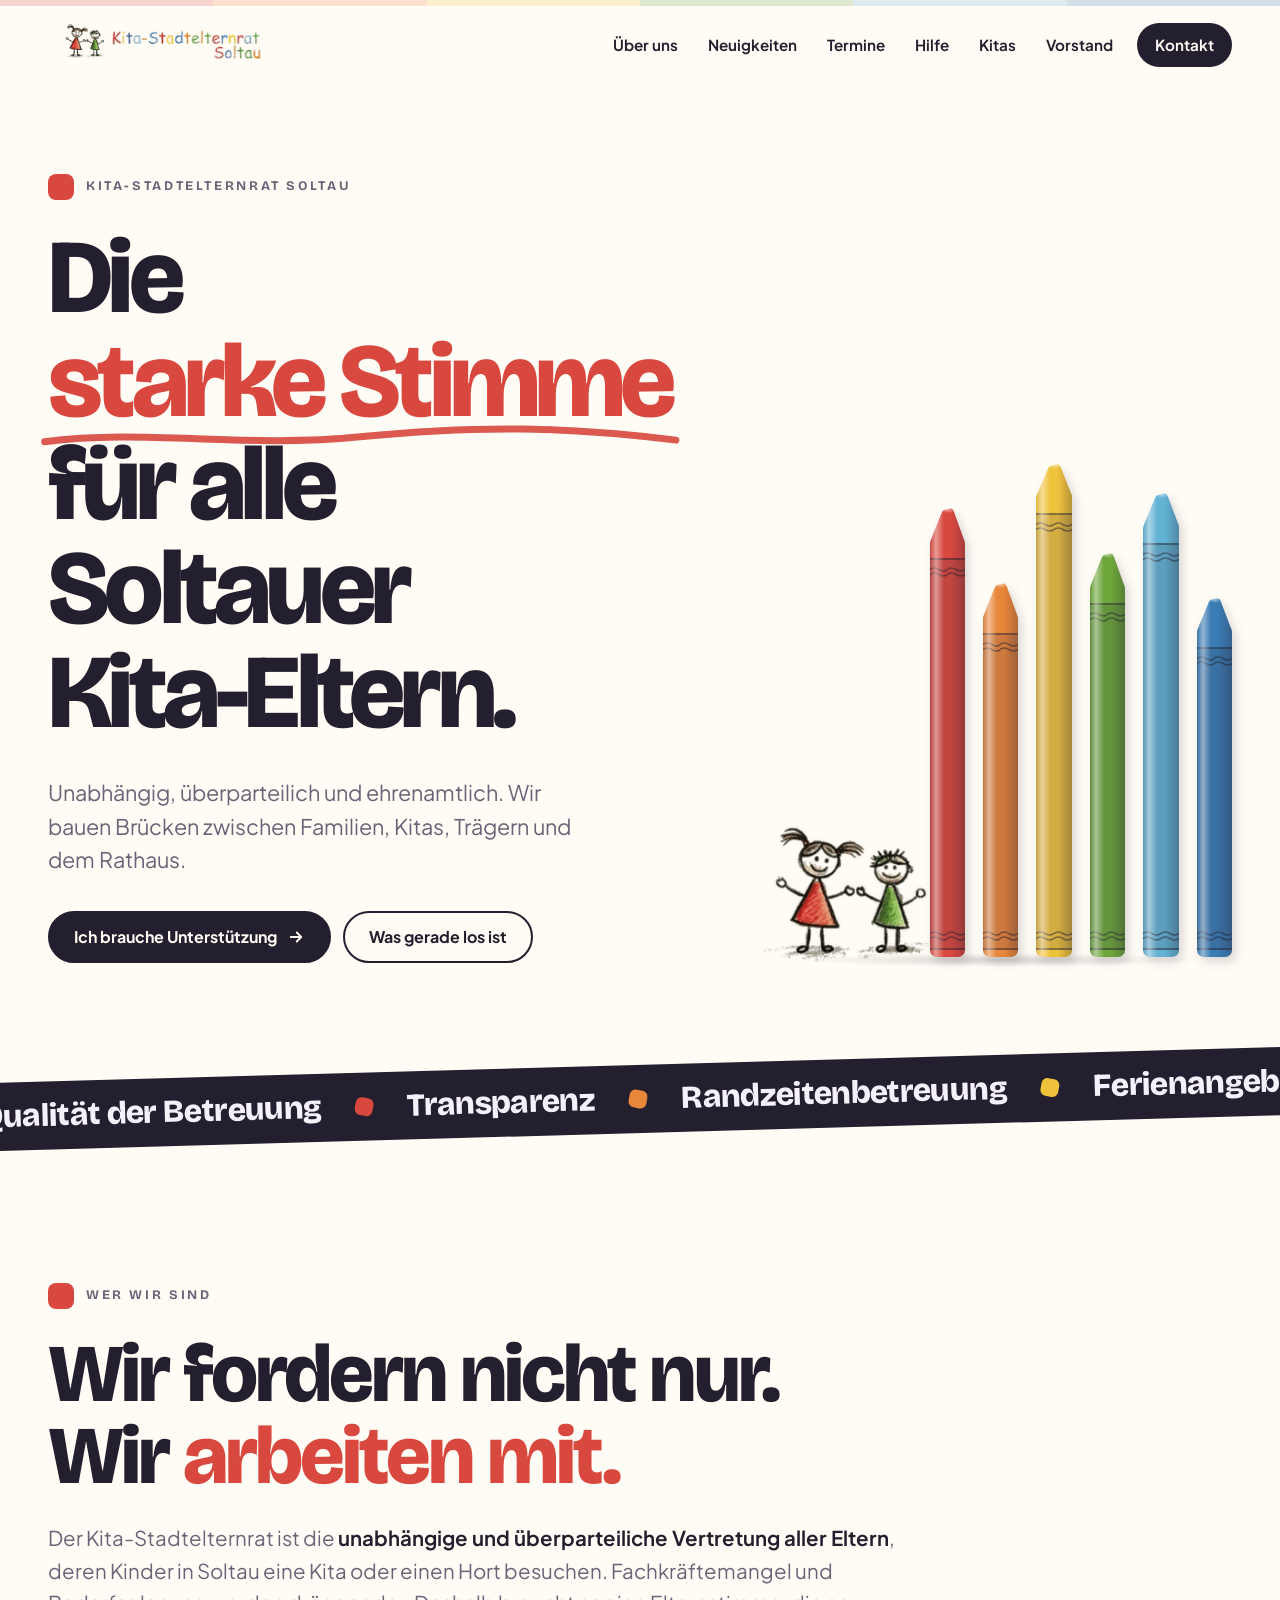
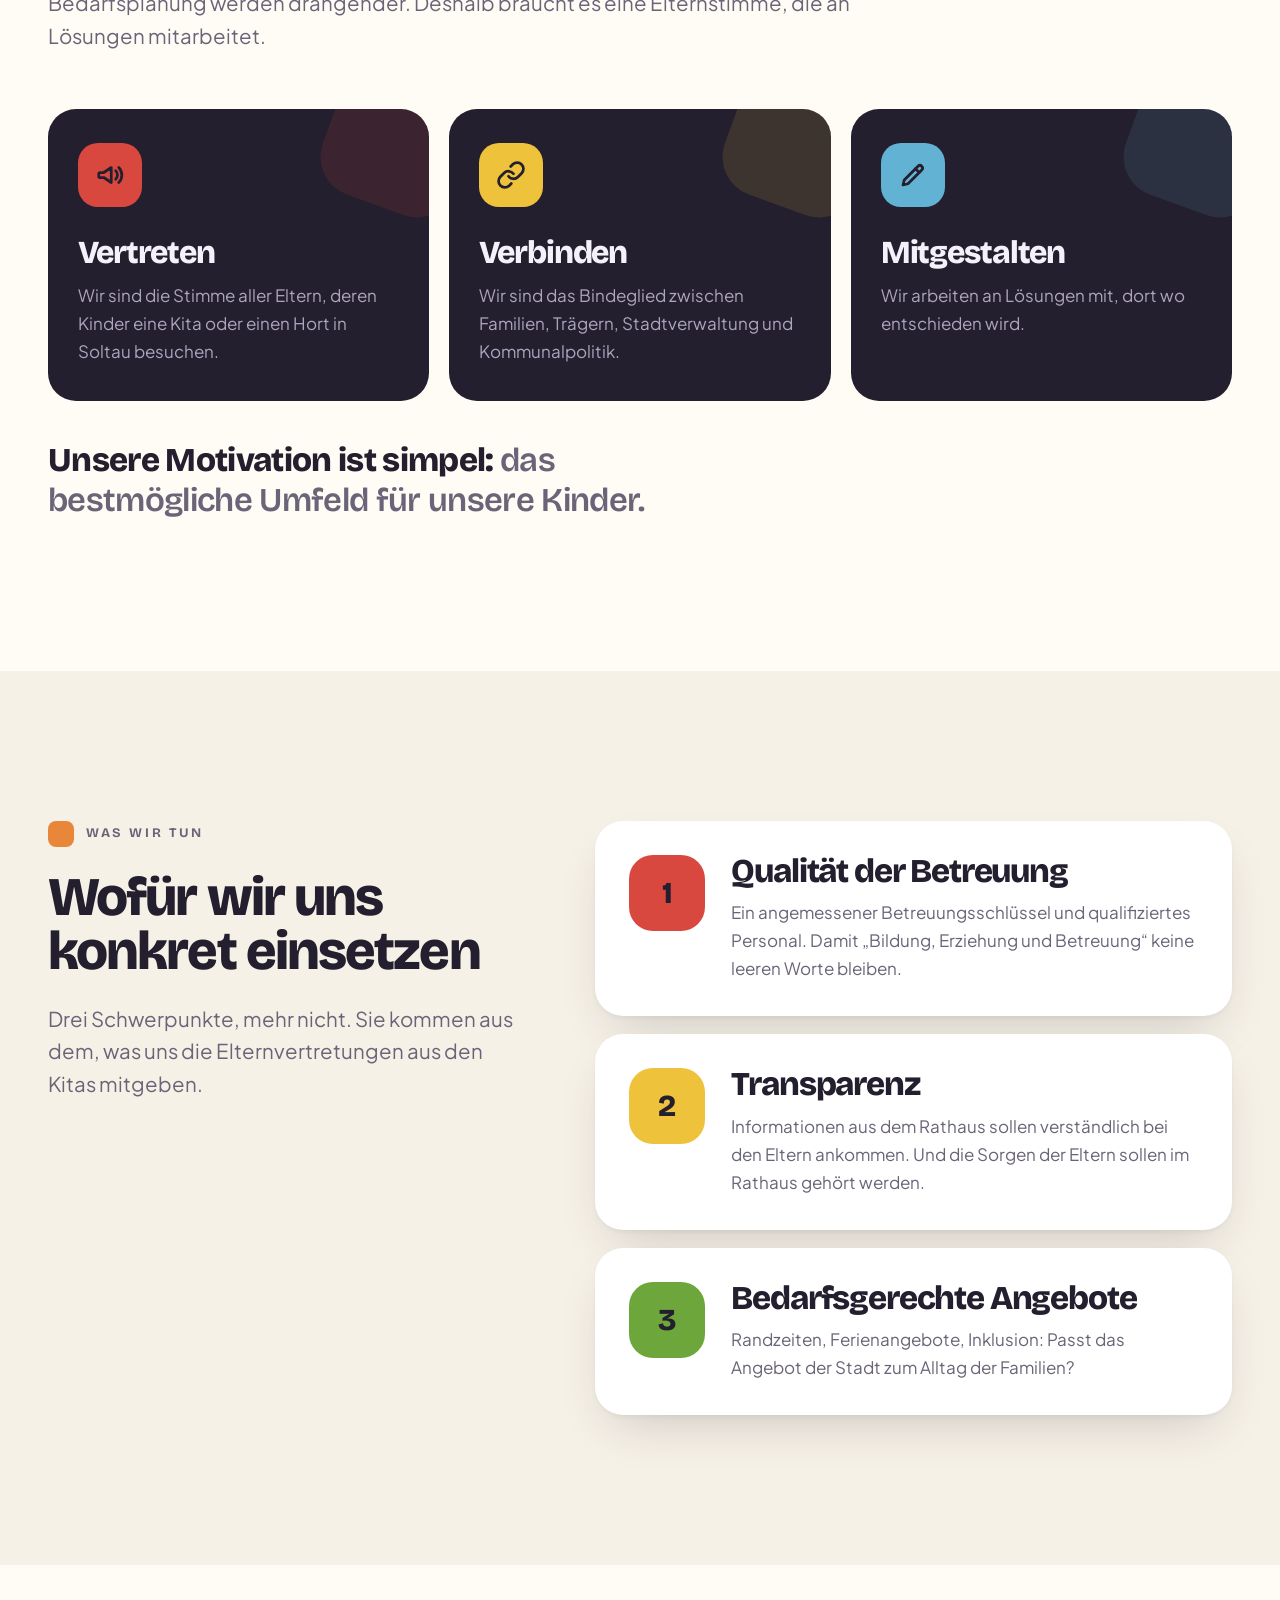
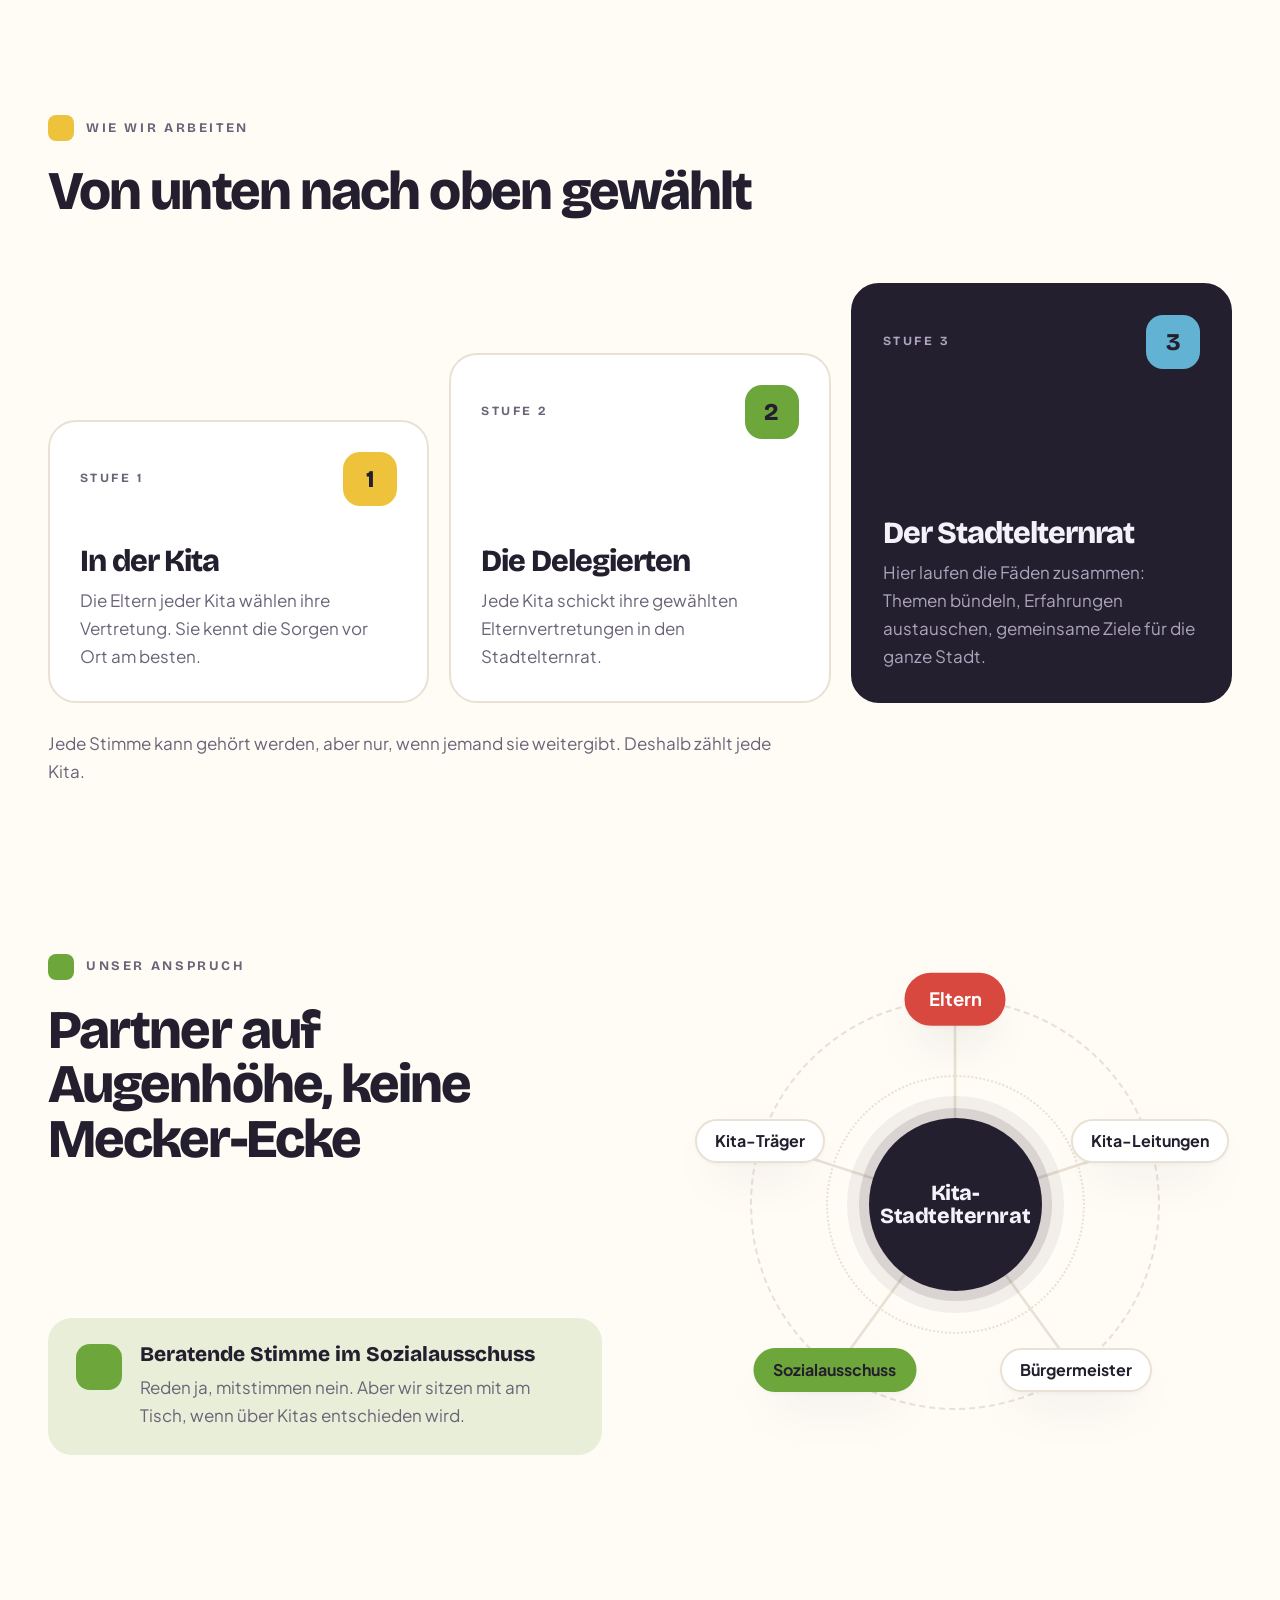
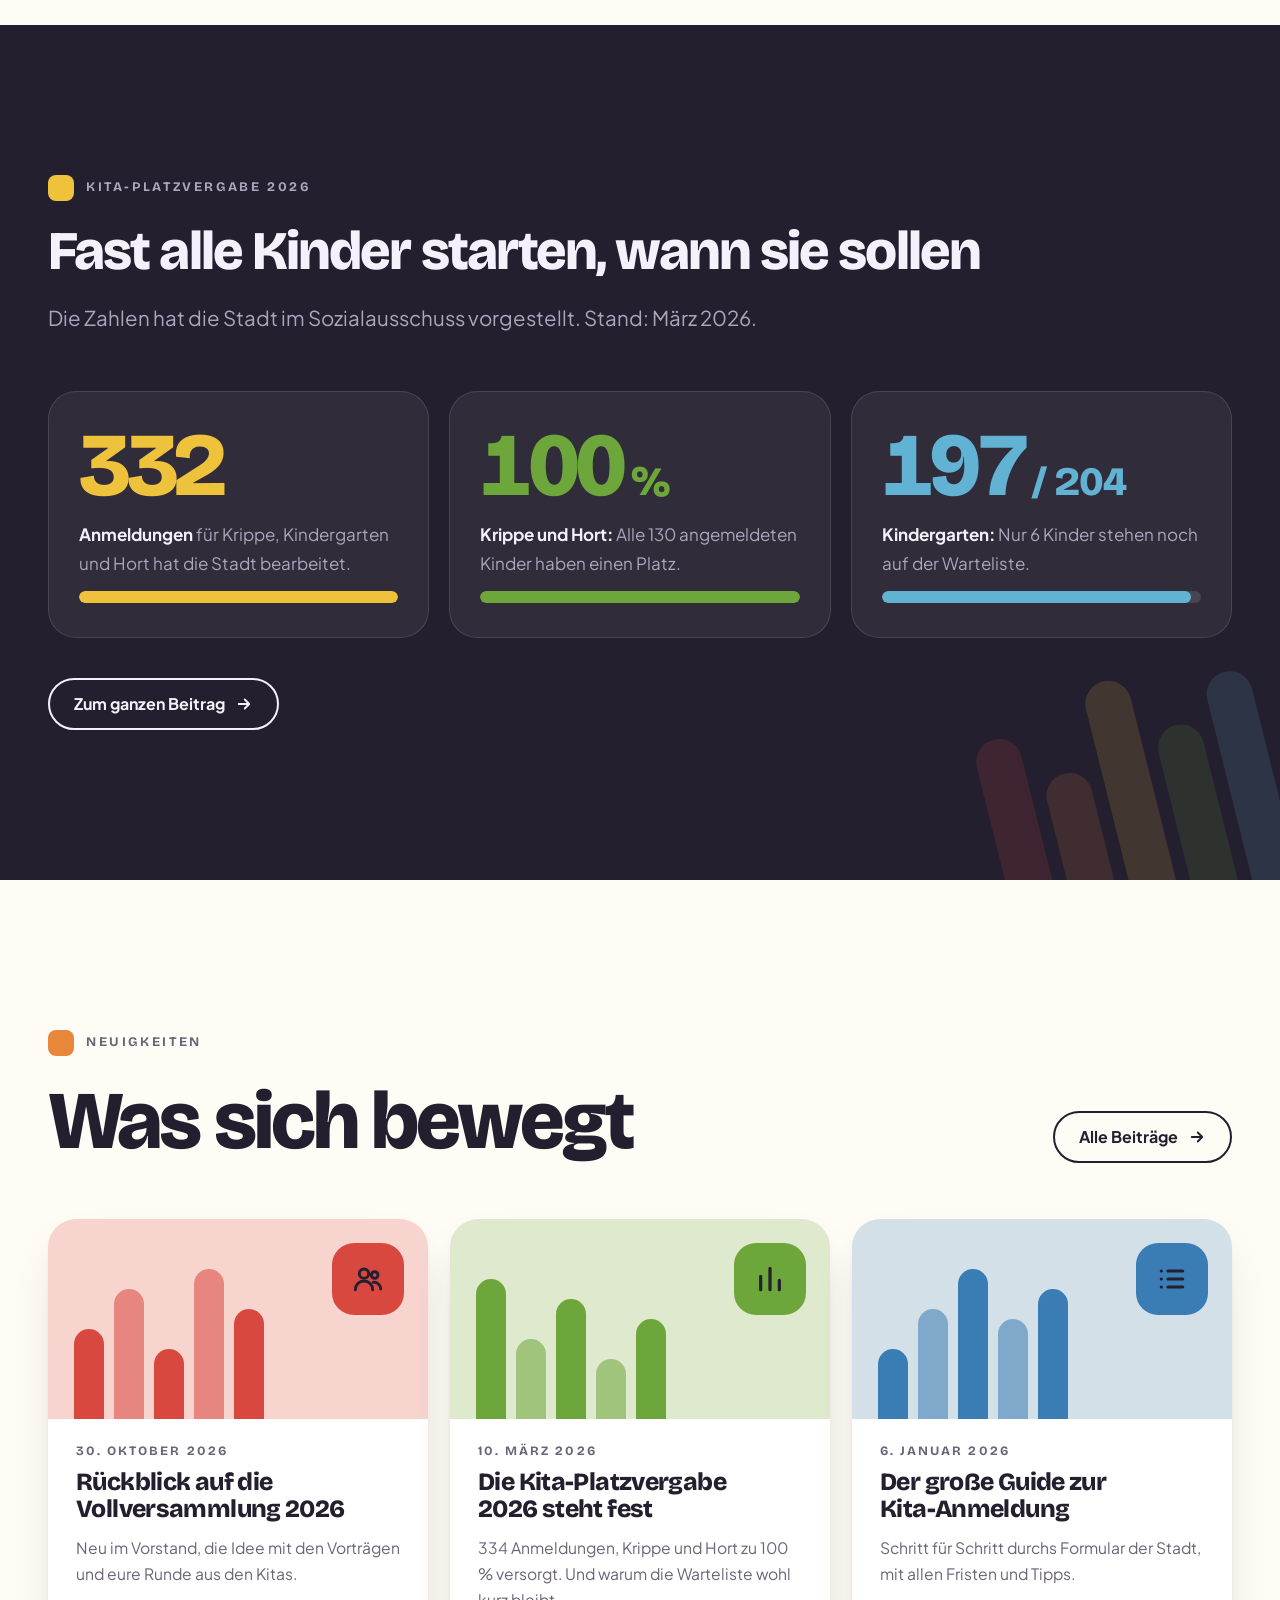
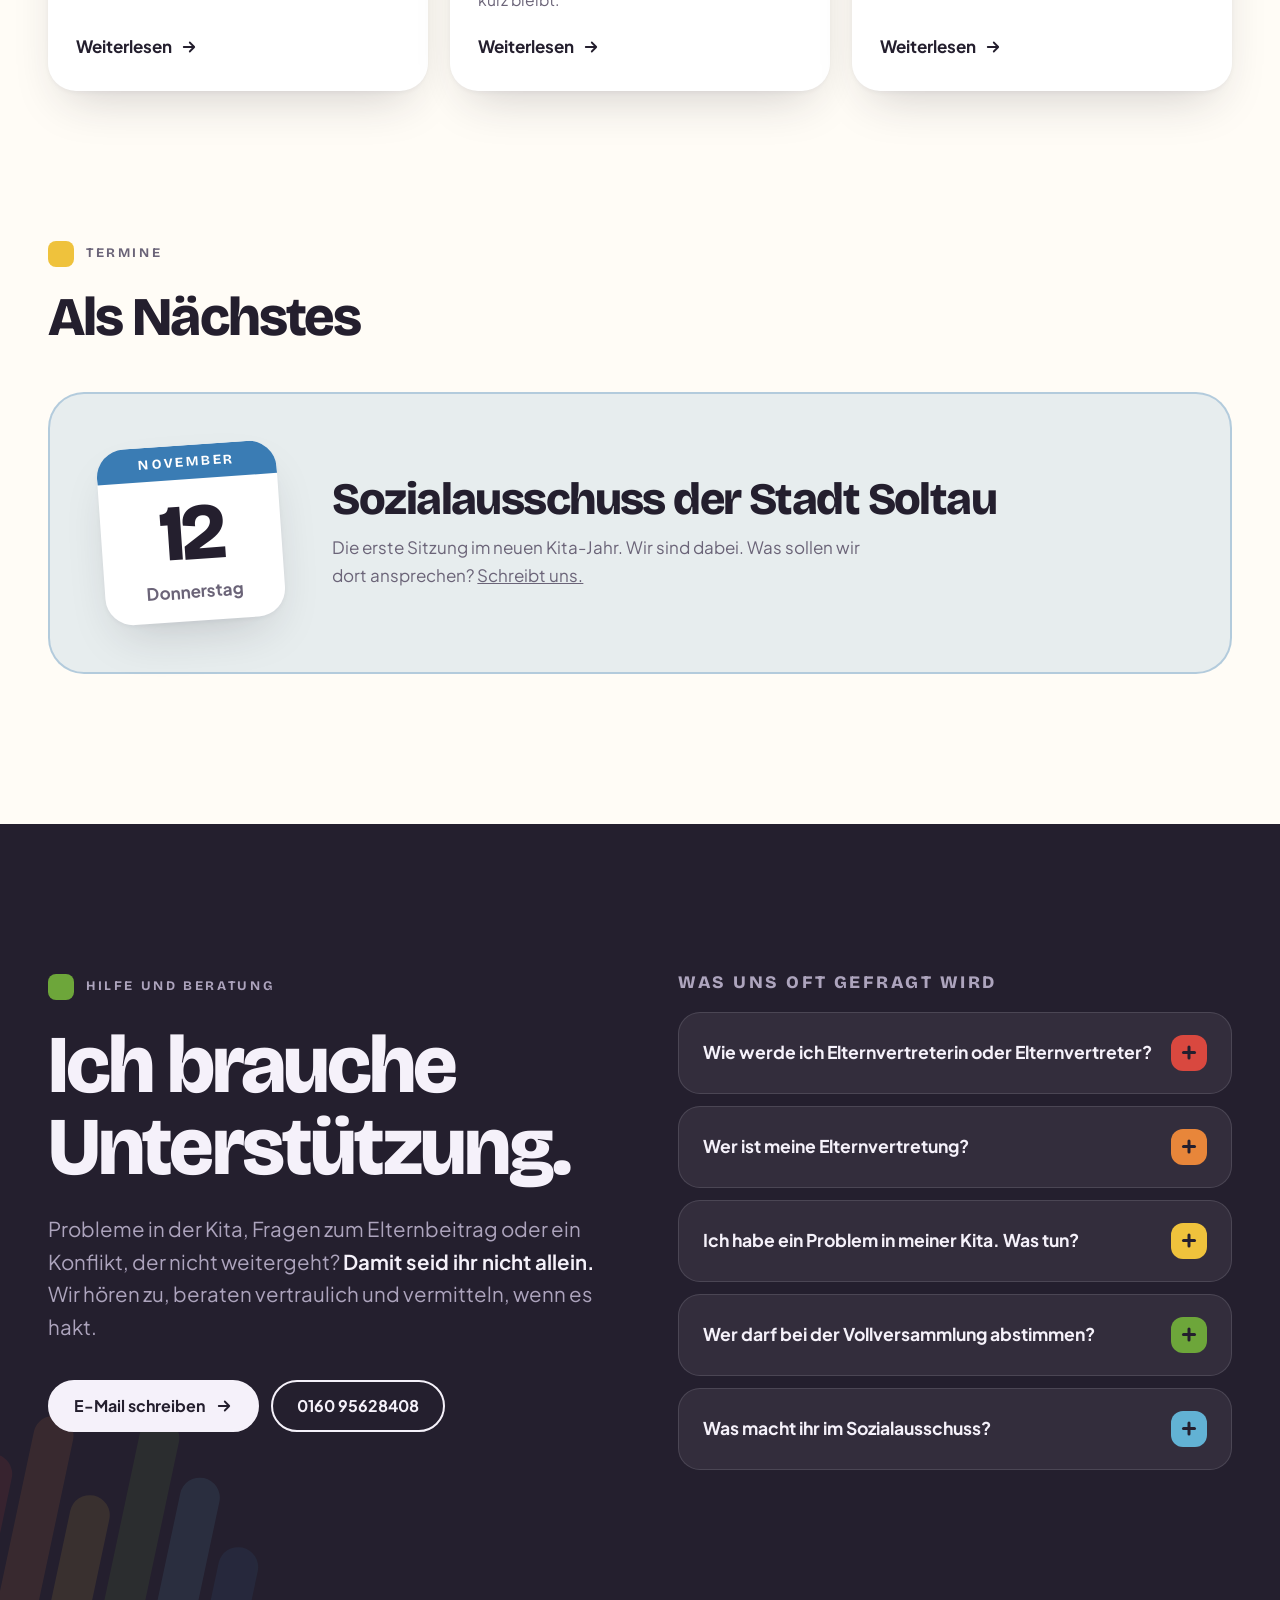
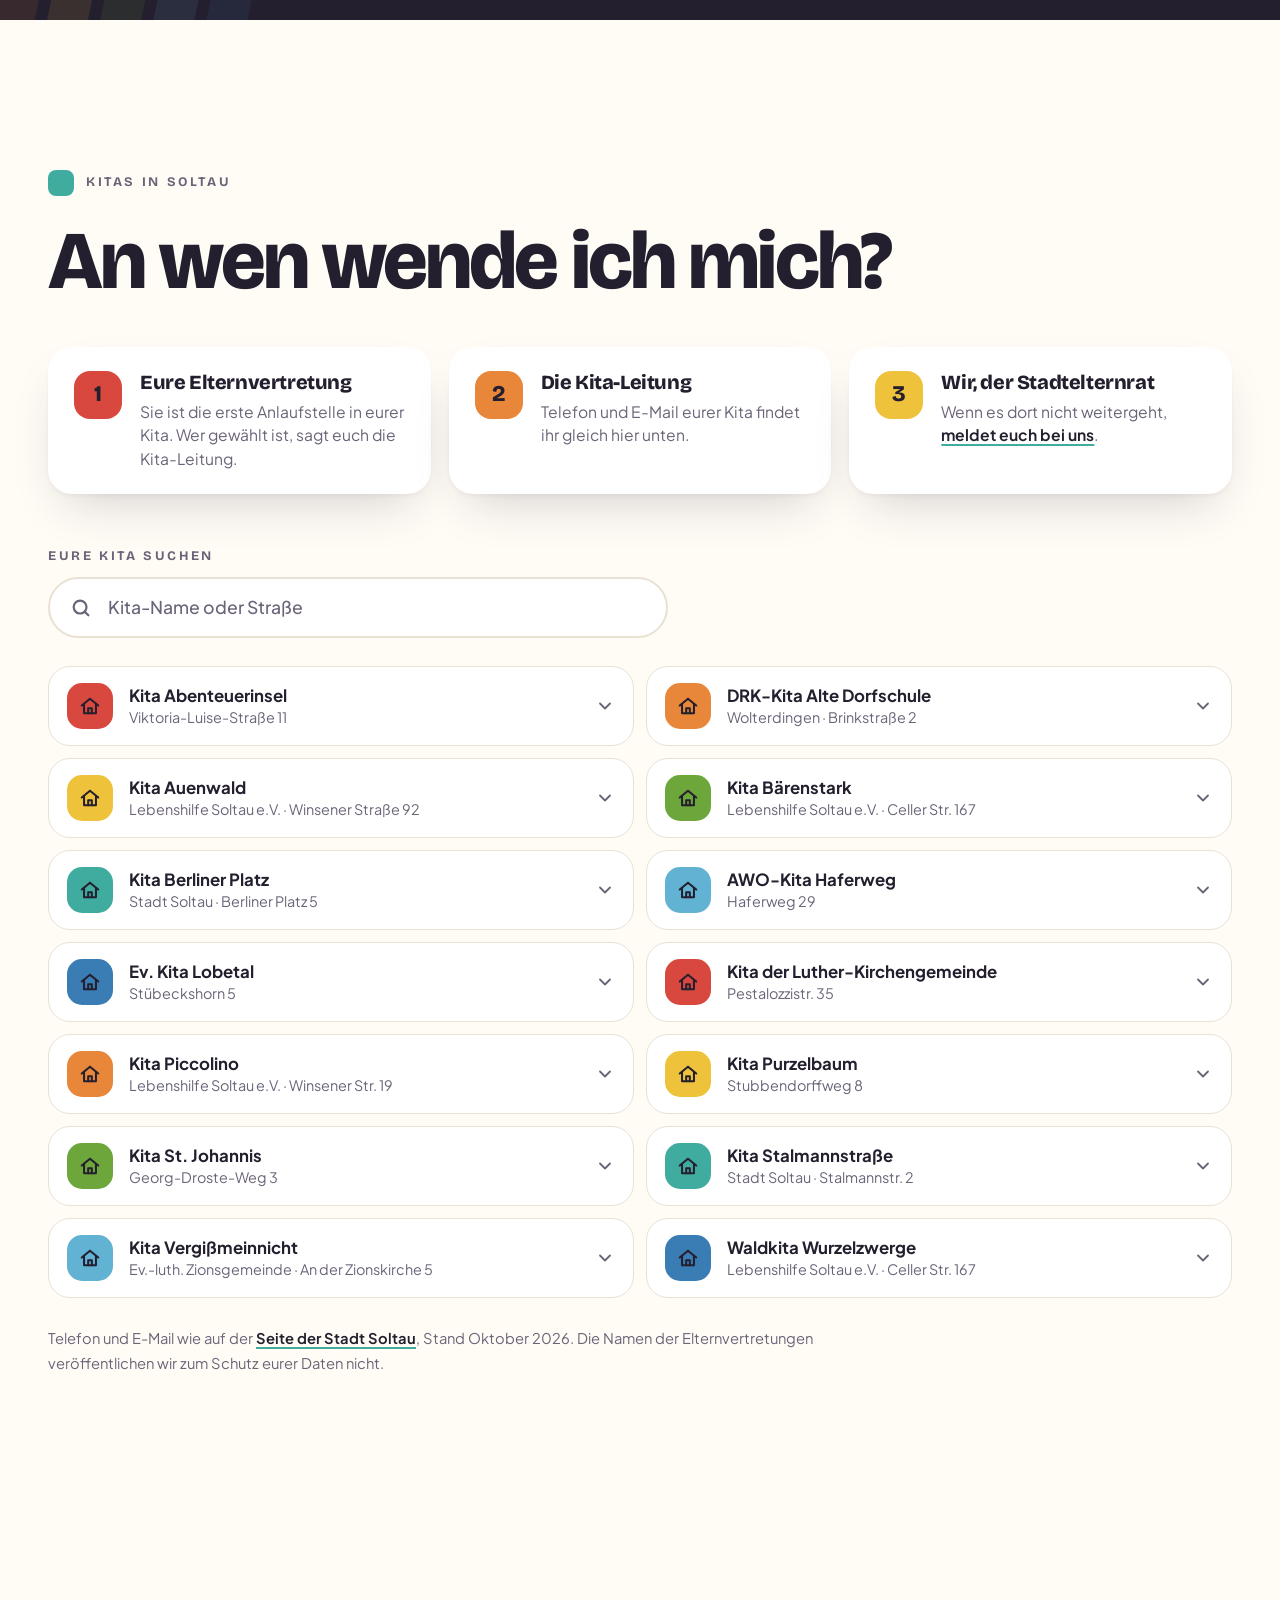
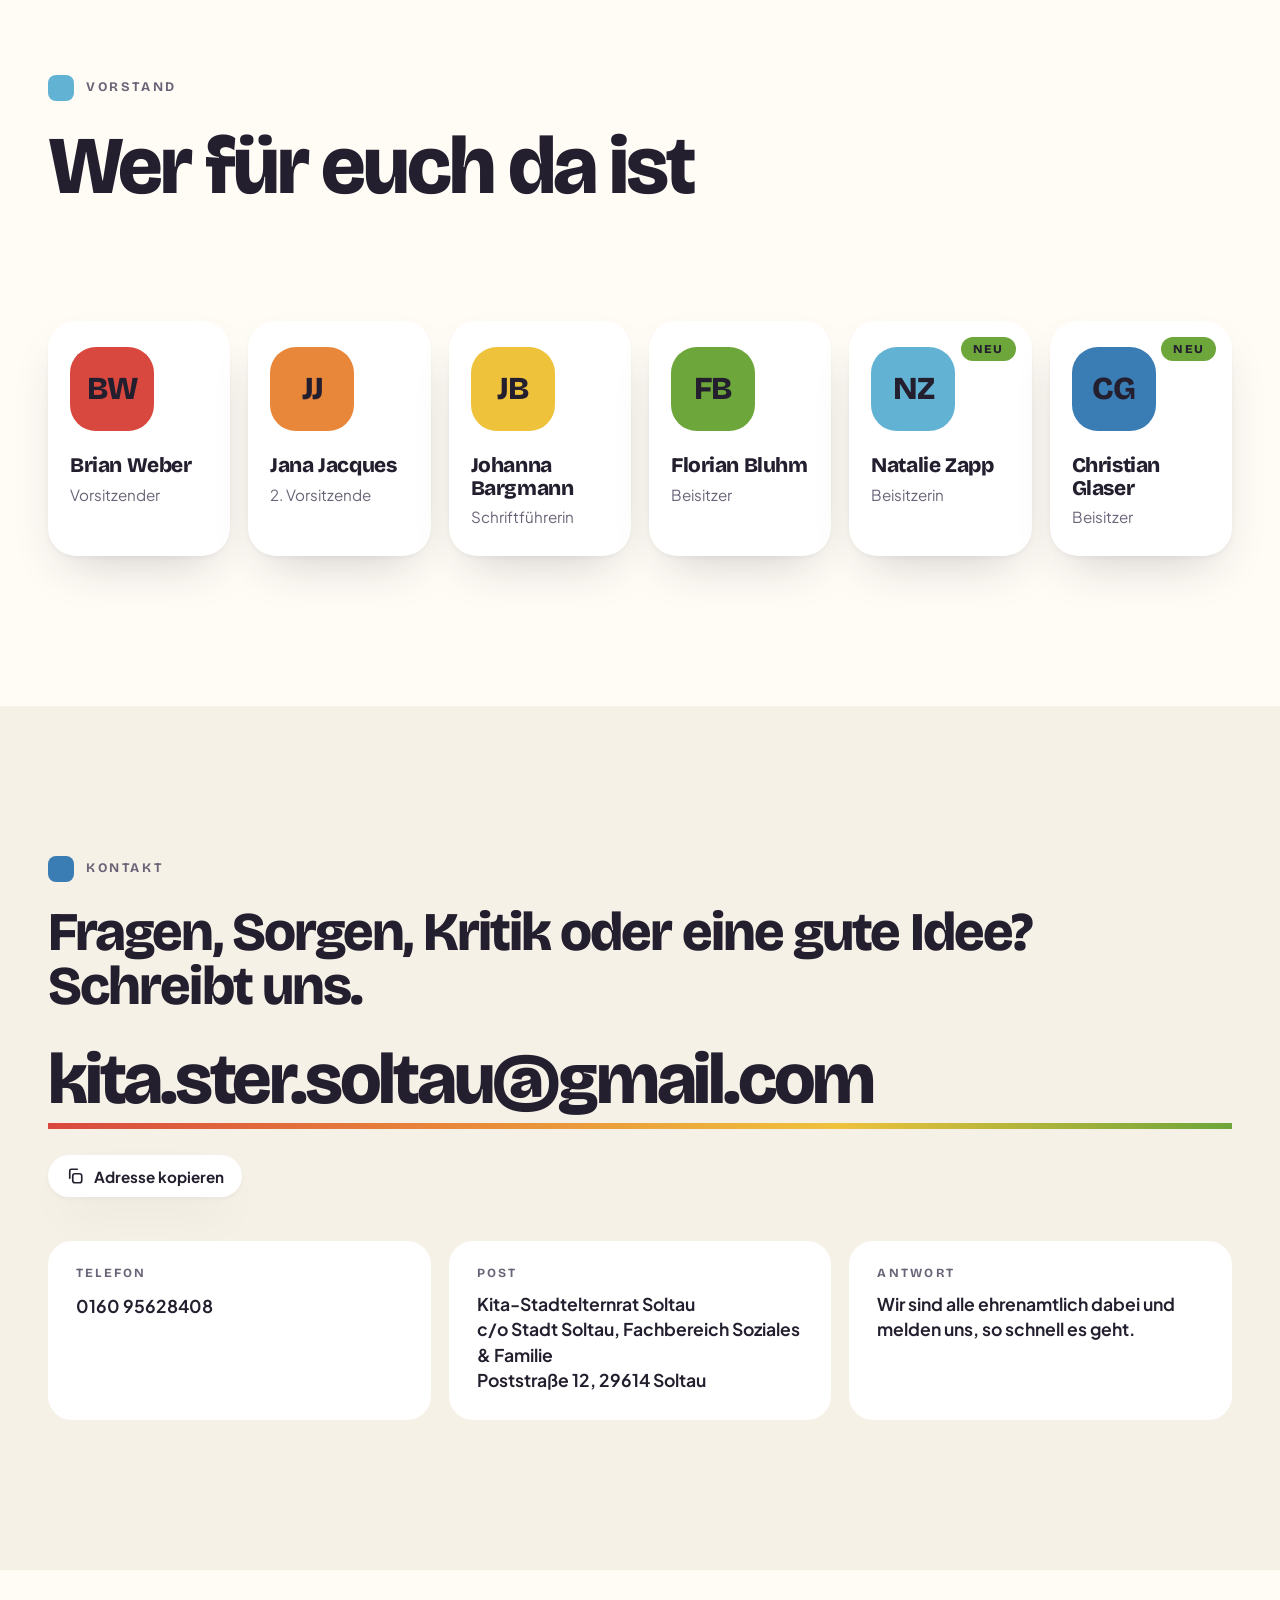
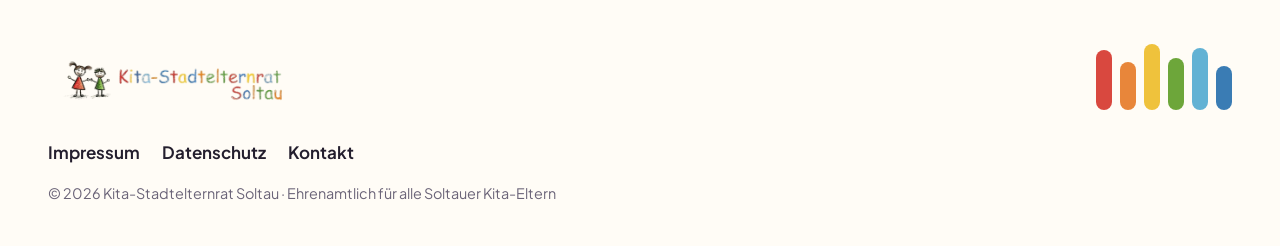
<file: index.html>
<!doctype html>
<html lang="de">
<head>
<meta charset="utf-8">
<meta name="viewport" content="width=device-width, initial-scale=1, viewport-fit=cover">
<title>Kita-Stadtelternrat Soltau</title>
<meta name="description" content="Die starke Stimme für alle Soltauer Kita-Eltern. Unabhängig, überparteilich, ehrenamtlich. Beratung, Neuigkeiten und Termine.">
<meta name="color-scheme" content="only light">
<meta name="theme-color" content="#FFFCF6">
<meta property="og:title" content="Kita-Stadtelternrat Soltau">
<meta property="og:description" content="Die starke Stimme für alle Soltauer Kita-Eltern.">
<meta property="og:image" content="bilder/symbol.png">
<link rel="icon" href="bilder/favicon.png">
<link rel="apple-touch-icon" href="bilder/symbol.png">
<link rel="preload" href="schriften/bricolage-grotesque.woff2" as="font" type="font/woff2" crossorigin>
<link rel="stylesheet" href="css/stil.css">
<script>document.documentElement.classList.add('js')</script>
<script src="js/bewegung.js" defer></script>
</head>
<body>
<a class="springen" href="#inhalt">Zum Inhalt springen</a>

<header class="kopf">
  <div class="bogen"></div>
  <div class="bogen fortschritt"></div>
  <div class="huelle kopf-innen">
    <a class="marke" href="./" aria-label="Kita-Stadtelternrat Soltau, zur Startseite">
      <img src="bilder/logo.png" alt="Kita-Stadtelternrat Soltau" width="1024" height="200">
    </a>
    <button class="menue-knopf" aria-expanded="false" aria-controls="navi" aria-label="Menü öffnen"><span></span><span></span><span></span></button>
    <nav class="navi" id="navi" aria-label="Hauptmenü">
      <a href="#ueber-uns" style="--c: var(--rot)">Über uns</a>
      <a href="#neuigkeiten" style="--c: var(--orange)">Neuigkeiten</a>
      <a href="#termine" style="--c: var(--gelb)">Termine</a>
      <a href="#hilfe" style="--c: var(--gruen)">Hilfe</a>
      <a href="#kitas" style="--c: var(--tuerkis)">Kitas</a>
      <a href="#vorstand" style="--c: var(--hellblau)">Vorstand</a>
      <a class="knopf-klein" href="#kontakt" style="--c: var(--blau)">Kontakt</a>
    </nav>
  </div>
</header>

<main id="inhalt">

  <!-- ── Startbild ─────────────────────────────────────────── -->
  <section class="held">
    <div class="huelle held-raster">
      <div class="held-text">
        <p class="dachzeile einblenden" style="--d: .05s"><i style="--c: var(--rot)"></i>Kita-Stadtelternrat Soltau</p>
        <h1 class="held-titel">
          <span class="wort"><span style="--i: 0">Die</span></span>
          <span class="stimme"><span class="wort"><span style="--i: 1">starke</span></span> <span class="wort"><span style="--i: 2">Stimme</span></span><svg class="kritzel" viewBox="0 0 300 20" preserveAspectRatio="none" aria-hidden="true"><path vector-effect="non-scaling-stroke" d="M4 13 C 50 5, 95 17, 150 10 S 245 4, 296 12"/></svg></span>
          <span class="wort"><span style="--i: 3">für</span></span>
          <span class="wort"><span style="--i: 4">alle</span></span>
          <span class="wort"><span style="--i: 5">Soltauer</span></span>
          <span class="wort"><span style="--i: 6">Kita-Eltern.</span></span>
        </h1>
        <p class="held-unter einblenden" style="--d: .75s">Unabhängig, überparteilich und ehrenamtlich. Wir bauen Brücken zwischen Familien, Kitas, Trägern und dem Rathaus.</p>
        <div class="knoepfe einblenden" style="--d: .9s">
          <a class="knopf knopf-voll" href="#hilfe">Ich brauche Unterstützung
            <svg viewBox="0 0 24 24" fill="none" stroke="currentColor" stroke-width="2.4" stroke-linecap="round" stroke-linejoin="round" aria-hidden="true"><path d="M5 12h14M13 6l6 6-6 6"/></svg></a>
          <a class="knopf" href="#neuigkeiten">Was gerade los ist</a>
        </div>
      </div>
      <div class="held-bild" aria-hidden="true">
        <div class="held-schatten"></div>
        <div class="stifte">
          <i class="stift" style="--c: var(--rot); --h: 300; --i: 0"></i>
          <i class="stift" style="--c: var(--orange); --h: 250; --i: 1"></i>
          <i class="stift" style="--c: var(--gelb); --h: 330; --i: 2"></i>
          <i class="stift" style="--c: var(--gruen); --h: 270; --i: 3"></i>
          <i class="stift" style="--c: var(--hellblau); --h: 310; --i: 4"></i>
          <i class="stift" style="--c: var(--blau); --h: 240; --i: 5"></i>
        </div>
        <img class="kinder" src="bilder/kinder.png" alt="" width="184" height="152">
      </div>
    </div>
  </section>

  <div class="laufband" aria-hidden="true">
    <div class="laufband-spur">
      <span>Qualität der Betreuung</span><b style="--c: var(--rot)"></b>
      <span>Transparenz</span><b style="--c: var(--orange)"></b>
      <span>Randzeitenbetreuung</span><b style="--c: var(--gelb)"></b>
      <span>Ferienangebote</span><b style="--c: var(--gruen)"></b>
      <span>Inklusion</span><b style="--c: var(--hellblau)"></b>
      <span>Kita-Platzvergabe</span><b style="--c: var(--blau)"></b>
      <span>Elternbeiträge</span><b style="--c: var(--rot)"></b>
      <span>Sozialausschuss</span><b style="--c: var(--orange)"></b>
      <span>Qualität der Betreuung</span><b style="--c: var(--rot)"></b>
      <span>Transparenz</span><b style="--c: var(--orange)"></b>
      <span>Randzeitenbetreuung</span><b style="--c: var(--gelb)"></b>
      <span>Ferienangebote</span><b style="--c: var(--gruen)"></b>
      <span>Inklusion</span><b style="--c: var(--hellblau)"></b>
      <span>Kita-Platzvergabe</span><b style="--c: var(--blau)"></b>
      <span>Elternbeiträge</span><b style="--c: var(--rot)"></b>
      <span>Sozialausschuss</span><b style="--c: var(--orange)"></b>
    </div>
  </div>

  <!-- ── Wer wir sind ──────────────────────────────────────── -->
  <section class="bereich" id="ueber-uns">
    <div class="huelle">
      <p class="dachzeile zeigen"><i style="--c: var(--rot)"></i>Wer wir sind</p>
      <h2 class="titel-gross zeigen">Wir fordern nicht nur.<br>Wir <span class="farbe-rot">arbeiten mit.</span></h2>
      <p class="einleitung zeigen">Der Kita-Stadtelternrat ist die <b>unabhängige und überparteiliche Vertretung aller Eltern</b>, deren Kinder in Soltau eine Kita oder einen Hort besuchen. Fachkräftemangel und Bedarfsplanung werden drängender. Deshalb braucht es eine Elternstimme, die an Lösungen mitarbeitet.</p>

      <div class="drei">
        <article class="drei-karte zeigen" style="--c: var(--rot); --n: 0">
          <div class="symbol"><svg viewBox="0 0 24 24" fill="none" stroke="currentColor" stroke-width="2.2" stroke-linecap="round" stroke-linejoin="round" aria-hidden="true"><path d="M3 11v2a1 1 0 0 0 1 1h3l6 4V6L7 10H4a1 1 0 0 0-1 1z"/><path d="M16.5 8.5a5 5 0 0 1 0 7M19 6a8.5 8.5 0 0 1 0 12"/></svg></div>
          <h3>Vertreten</h3>
          <p>Wir sind die Stimme aller Eltern, deren Kinder eine Kita oder einen Hort in Soltau besuchen.</p>
        </article>
        <article class="drei-karte zeigen" style="--c: var(--gelb); --n: 1">
          <div class="symbol"><svg viewBox="0 0 24 24" fill="none" stroke="currentColor" stroke-width="2.2" stroke-linecap="round" stroke-linejoin="round" aria-hidden="true"><path d="M10 13a5 5 0 0 0 7.54.54l3-3a5 5 0 0 0-7.07-7.07l-1.72 1.71"/><path d="M14 11a5 5 0 0 0-7.54-.54l-3 3a5 5 0 0 0 7.07 7.07l1.71-1.71"/></svg></div>
          <h3>Verbinden</h3>
          <p>Wir sind das Bindeglied zwischen Familien, Trägern, Stadtverwaltung und Kommunalpolitik.</p>
        </article>
        <article class="drei-karte zeigen" style="--c: var(--hellblau); --n: 2">
          <div class="symbol"><svg viewBox="0 0 24 24" fill="none" stroke="currentColor" stroke-width="2.2" stroke-linecap="round" stroke-linejoin="round" aria-hidden="true"><path d="M4 20l4-1 11-11a2.1 2.1 0 0 0-3-3L5 16l-1 4z"/><path d="M14 7l3 3"/></svg></div>
          <h3>Mitgestalten</h3>
          <p>Wir arbeiten an Lösungen mit, dort wo entschieden wird.</p>
        </article>
      </div>
      <p class="motivation zeigen">Unsere Motivation ist simpel: <span>das bestmögliche Umfeld für unsere Kinder.</span></p>
    </div>
  </section>

  <!-- ── Wofür wir uns einsetzen ───────────────────────────── -->
  <section class="bereich einsatz">
    <div class="huelle einsatz-raster">
      <div class="kleben">
        <p class="dachzeile zeigen"><i style="--c: var(--orange)"></i>Was wir tun</p>
        <h2 class="titel-mittel zeigen">Wofür wir uns konkret einsetzen</h2>
        <p class="einleitung zeigen">Drei Schwerpunkte, mehr nicht. Sie kommen aus dem, was uns die Elternvertretungen aus den Kitas mitgeben.</p>
      </div>
      <div class="themen-liste">
        <article class="thema" style="--c: var(--rot)">
          <div class="thema-nr">1</div>
          <div>
            <h3>Qualität der Betreuung</h3>
            <p>Ein angemessener Betreuungsschlüssel und qualifiziertes Personal. Damit „Bildung, Erziehung und Betreuung“ keine leeren Worte bleiben.</p>
          </div>
        </article>
        <article class="thema" style="--c: var(--gelb)">
          <div class="thema-nr">2</div>
          <div>
            <h3>Transparenz</h3>
            <p>Informationen aus dem Rathaus sollen verständlich bei den Eltern ankommen. Und die Sorgen der Eltern sollen im Rathaus gehört werden.</p>
          </div>
        </article>
        <article class="thema" style="--c: var(--gruen)">
          <div class="thema-nr">3</div>
          <div>
            <h3>Bedarfsgerechte Angebote</h3>
            <p>Randzeiten, Ferienangebote, Inklusion: Passt das Angebot der Stadt zum Alltag der Familien?</p>
          </div>
        </article>
      </div>
    </div>
  </section>

  <!-- ── Wie wir aufgebaut sind ────────────────────────────── -->
  <section class="bereich">
    <div class="huelle">
      <p class="dachzeile zeigen"><i style="--c: var(--gelb)"></i>Wie wir arbeiten</p>
      <h2 class="titel-mittel zeigen">Von unten nach oben gewählt</h2>
      <div class="treppe">
        <article class="stufe" style="--c: var(--gelb); --n: 0">
          <div class="stufe-kopf"><small>STUFE 1</small><b>1</b></div>
          <h3>In der Kita</h3>
          <p>Die Eltern jeder Kita wählen ihre Vertretung. Sie kennt die Sorgen vor Ort am besten.</p>
        </article>
        <article class="stufe" style="--c: var(--gruen); --n: 1">
          <div class="stufe-kopf"><small>STUFE 2</small><b>2</b></div>
          <h3>Die Delegierten</h3>
          <p>Jede Kita schickt ihre gewählten Elternvertretungen in den Stadtelternrat.</p>
        </article>
        <article class="stufe" style="--c: var(--hellblau); --n: 2">
          <div class="stufe-kopf"><small>STUFE 3</small><b>3</b></div>
          <h3>Der Stadtelternrat</h3>
          <p>Hier laufen die Fäden zusammen: Themen bündeln, Erfahrungen austauschen, gemeinsame Ziele für die ganze Stadt.</p>
        </article>
      </div>
      <p class="treppe-pfeil zeigen">Jede Stimme kann gehört werden, aber nur, wenn jemand sie weitergibt. Deshalb zählt jede Kita.</p>
    </div>
  </section>

  <!-- ── Partner ───────────────────────────────────────────── -->
  <section class="bereich" style="padding-top: 0">
    <div class="huelle partner-raster">
      <div>
        <p class="dachzeile zeigen"><i style="--c: var(--gruen)"></i>Unser Anspruch</p>
        <h2 class="titel-mittel zeigen">Partner auf Augenhöhe, keine Mecker-Ecke</h2>
        <p class="einleitung zeigen">Wir sind regelmäßig im Austausch mit dem Bürgermeister, dem Fachbereich Soziales und den Fraktionen im Rat. <b>Am meisten aber mit euch Eltern.</b></p>
        <div class="stimme-box zeigen">
          <i aria-hidden="true"></i>
          <div>
            <b>Beratende Stimme im Sozialausschuss</b>
            <p>Reden ja, mitstimmen nein. Aber wir sitzen mit am Tisch, wenn über Kitas entschieden wird.</p>
          </div>
        </div>
      </div>
      <div class="bahn" role="img" aria-label="Der Kita-Stadtelternrat in der Mitte, rundherum Eltern, Kita-Leitungen, Bürgermeister, Sozialausschuss und Kita-Träger">
        <div class="bahn-ring"></div>
        <div class="bahn-ring zwei"></div>
        <div class="bahn-dreher">
          <svg class="bahn-linien" viewBox="0 0 100 100" aria-hidden="true">
            <line x1="50" y1="50" x2="50" y2="12" pathLength="100"/>
            <line x1="50" y1="50" x2="86.1" y2="38.3" pathLength="100"/>
            <line x1="50" y1="50" x2="72.3" y2="80.7" pathLength="100"/>
            <line x1="50" y1="50" x2="27.7" y2="80.7" pathLength="100"/>
            <line x1="50" y1="50" x2="13.9" y2="38.3" pathLength="100"/>
          </svg>
          <div class="bahn-chip gross" style="--x: 50%; --y: 12%; --n: 0"><span>Eltern</span></div>
          <div class="bahn-chip" style="--x: 86.1%; --y: 38.3%; --n: 1"><span>Kita-Leitungen</span></div>
          <div class="bahn-chip" style="--x: 72.3%; --y: 80.7%; --n: 2"><span>Bürgermeister</span></div>
          <div class="bahn-chip hervor" style="--x: 27.7%; --y: 80.7%; --n: 3"><span>Sozialausschuss</span></div>
          <div class="bahn-chip" style="--x: 13.9%; --y: 38.3%; --n: 4"><span>Kita-Träger</span></div>
        </div>
        <div class="bahn-mitte">Kita-<br>Stadt­eltern­rat</div>
      </div>
    </div>
  </section>

  <!-- ── Zahlen ────────────────────────────────────────────── -->
  <section class="bereich zahlen">
    <div class="zahlen-deko" aria-hidden="true">
      <i style="--c: var(--rot); height: 260px"></i><i style="--c: var(--orange); height: 210px"></i><i style="--c: var(--gelb); height: 290px"></i>
      <i style="--c: var(--gruen); height: 230px"></i><i style="--c: var(--hellblau); height: 270px"></i><i style="--c: var(--blau); height: 200px"></i>
    </div>
    <div class="huelle">
      <p class="dachzeile zeigen"><i style="--c: var(--gelb)"></i>Kita-Platzvergabe 2026</p>
      <h2 class="titel-mittel zeigen">Fast alle Kinder starten, wann sie sollen</h2>
      <p class="einleitung zeigen">Die Zahlen hat die Stadt im Sozialausschuss vorgestellt. Stand: März 2026.</p>
      <div class="zahlen-raster">
        <div class="zahl zeigen" style="--c: var(--gelb); --n: 0">
          <div class="zahl-wert" data-zaehlen="334">334</div>
          <p><b>Anmeldungen</b> für Krippe, Kindergarten und Hort hat die Stadt bearbeitet.</p>
          <div class="balken" style="--c: var(--gelb)"><i style="--w: 100%"></i></div>
        </div>
        <div class="zahl zeigen" style="--c: var(--gruen); --n: 1">
          <div class="zahl-wert"><span data-zaehlen="100">100</span><small> %</small></div>
          <p><b>Krippe und Hort:</b> Alle 130 angemeldeten Kinder haben einen Platz.</p>
          <div class="balken" style="--c: var(--gruen)"><i style="--w: 100%"></i></div>
        </div>
        <div class="zahl zeigen" style="--c: var(--hellblau); --n: 2">
          <div class="zahl-wert"><span data-zaehlen="198">198</span><small> / 204</small></div>
          <p><b>Kindergarten:</b> Nur 6 Kinder stehen noch auf der Warteliste.</p>
          <div class="balken" style="--c: var(--hellblau)"><i style="--w: 97%"></i></div>
        </div>
      </div>
      <div class="knoepfe zeigen">
        <a class="knopf knopf-hell" href="neuigkeiten/kita-platzvergabe-2026.html">Zum ganzen Beitrag
          <svg viewBox="0 0 24 24" fill="none" stroke="currentColor" stroke-width="2.4" stroke-linecap="round" stroke-linejoin="round" aria-hidden="true"><path d="M5 12h14M13 6l6 6-6 6"/></svg></a>
      </div>
    </div>
  </section>

  <!-- ── Neuigkeiten ───────────────────────────────────────── -->
  <section class="bereich" id="neuigkeiten">
    <div class="huelle">
      <div class="kopf-zeile">
        <div>
          <p class="dachzeile zeigen"><i style="--c: var(--orange)"></i>Neuigkeiten</p>
          <h2 class="titel-gross zeigen">Was sich bewegt</h2>
        </div>
        <a class="knopf zeigen" href="neuigkeiten/" style="--c: var(--orange)">Alle Beiträge
          <svg viewBox="0 0 24 24" fill="none" stroke="currentColor" stroke-width="2.4" stroke-linecap="round" stroke-linejoin="round" aria-hidden="true"><path d="M5 12h14M13 6l6 6-6 6"/></svg></a>
      </div>
      <div class="beitraege">
        <a class="beitrag zeigen" href="neuigkeiten/vollversammlung-2026.html" style="--c: var(--rot); --n: 0">
          <div class="beitrag-bild" aria-hidden="true">
            <i style="--h: 90px; --i: 0"></i><i style="--h: 130px; --i: 1"></i><i style="--h: 70px; --i: 2"></i><i style="--h: 150px; --i: 3"></i><i style="--h: 110px; --i: 4"></i>
            <div class="beitrag-kachel" style="view-transition-name: kachel-vollversammlung"><svg viewBox="0 0 24 24" fill="none" stroke="currentColor" stroke-width="2.2" stroke-linecap="round" stroke-linejoin="round"><circle cx="9" cy="8" r="3.5"/><path d="M2.5 20a6.5 6.5 0 0 1 13 0"/><circle cx="17" cy="9" r="2.5"/><path d="M16 14.5a5 5 0 0 1 5.5 5"/></svg></div>
          </div>
          <div class="beitrag-text">
            <time datetime="2026-10-30">30. Oktober 2026</time>
            <h3>Rückblick auf die Vollversammlung 2026</h3>
            <p>Neu im Vorstand, die Idee mit den Vorträgen und eure Runde aus den Kitas.</p>
            <span class="weiter">Weiterlesen <svg viewBox="0 0 24 24" fill="none" stroke="currentColor" stroke-width="2.4" stroke-linecap="round" stroke-linejoin="round" aria-hidden="true"><path d="M5 12h14M13 6l6 6-6 6"/></svg></span>
          </div>
        </a>
        <a class="beitrag zeigen" href="neuigkeiten/kita-platzvergabe-2026.html" style="--c: var(--gruen); --n: 1">
          <div class="beitrag-bild" aria-hidden="true">
            <i style="--h: 140px; --i: 0"></i><i style="--h: 80px; --i: 1"></i><i style="--h: 120px; --i: 2"></i><i style="--h: 60px; --i: 3"></i><i style="--h: 100px; --i: 4"></i>
            <div class="beitrag-kachel" style="view-transition-name: kachel-platzvergabe"><svg viewBox="0 0 24 24" fill="none" stroke="currentColor" stroke-width="2.4" stroke-linecap="round" stroke-linejoin="round"><path d="M5 20V10M12 20V4M19 20v-7"/></svg></div>
          </div>
          <div class="beitrag-text">
            <time datetime="2026-03-10">10. März 2026</time>
            <h3>Die Kita-Platzvergabe 2026 steht fest</h3>
            <p>334 Anmeldungen, Krippe und Hort zu 100 % versorgt. Und warum die Warteliste wohl kurz bleibt.</p>
            <span class="weiter">Weiterlesen <svg viewBox="0 0 24 24" fill="none" stroke="currentColor" stroke-width="2.4" stroke-linecap="round" stroke-linejoin="round" aria-hidden="true"><path d="M5 12h14M13 6l6 6-6 6"/></svg></span>
          </div>
        </a>
        <a class="beitrag zeigen" href="neuigkeiten/kita-anmeldung-2026.html" style="--c: var(--blau); --n: 2">
          <div class="beitrag-bild" aria-hidden="true">
            <i style="--h: 70px; --i: 0"></i><i style="--h: 110px; --i: 1"></i><i style="--h: 150px; --i: 2"></i><i style="--h: 100px; --i: 3"></i><i style="--h: 130px; --i: 4"></i>
            <div class="beitrag-kachel" style="view-transition-name: kachel-anmeldung"><svg viewBox="0 0 24 24" fill="none" stroke="currentColor" stroke-width="2.4" stroke-linecap="round" stroke-linejoin="round"><path d="M9 6h11M9 12h11M9 18h11"/><path d="M4 6h.01M4 12h.01M4 18h.01"/></svg></div>
          </div>
          <div class="beitrag-text">
            <time datetime="2026-01-06">6. Januar 2026</time>
            <h3>Der große Guide zur Kita-Anmeldung</h3>
            <p>Schritt für Schritt durchs Formular der Stadt, mit allen Fristen und Tipps.</p>
            <span class="weiter">Weiterlesen <svg viewBox="0 0 24 24" fill="none" stroke="currentColor" stroke-width="2.4" stroke-linecap="round" stroke-linejoin="round" aria-hidden="true"><path d="M5 12h14M13 6l6 6-6 6"/></svg></span>
          </div>
        </a>
      </div>
    </div>
  </section>

  <!-- ── Termine ───────────────────────────────────────────── -->
  <section class="bereich" id="termine" style="padding-top: 0">
    <div class="huelle">
      <p class="dachzeile zeigen"><i style="--c: var(--gelb)"></i>Termine</p>
      <h2 class="titel-mittel zeigen">Als Nächstes</h2>
      <article class="termin zeigen">
        <div class="kalender" aria-hidden="true"><small>November</small><b>12</b><span>Donnerstag</span></div>
        <div>
          <h3>Sozialausschuss der Stadt Soltau</h3>
          <p>Die erste Sitzung im neuen Kita-Jahr. Wir sind dabei. Was sollen wir dort ansprechen? <a href="#kontakt">Schreibt uns.</a></p>
        </div>
        <div class="countdown" data-termin="2026-11-12"><b>&nbsp;</b><span></span></div>
      </article>
    </div>
  </section>

  <!-- ── Hilfe ─────────────────────────────────────────────── -->
  <section class="bereich hilfe" id="hilfe">
    <div class="hilfe-deko" aria-hidden="true">
      <i style="--c: var(--rot); height: 200px"></i><i style="--c: var(--orange); height: 250px"></i><i style="--c: var(--gelb); height: 180px"></i>
      <i style="--c: var(--gruen); height: 270px"></i><i style="--c: var(--hellblau); height: 220px"></i><i style="--c: var(--blau); height: 160px"></i>
    </div>
    <div class="huelle hilfe-raster">
      <div>
        <p class="dachzeile zeigen"><i style="--c: var(--gruen)"></i>Hilfe und Beratung</p>
        <h2 class="titel-gross zeigen">Ich brauche Unter&shy;stützung.</h2>
        <p class="einleitung zeigen">Probleme in der Kita, Fragen zum Elternbeitrag oder ein Konflikt, der nicht weitergeht? <b>Damit seid ihr nicht allein.</b> Wir hören zu, beraten vertraulich und vermitteln, wenn es hakt.</p>
        <div class="knoepfe zeigen">
          <a class="knopf knopf-hell knopf-voll" href="mailto:kita.ster.soltau@gmail.com">E-Mail schreiben
            <svg viewBox="0 0 24 24" fill="none" stroke="currentColor" stroke-width="2.4" stroke-linecap="round" stroke-linejoin="round" aria-hidden="true"><path d="M5 12h14M13 6l6 6-6 6"/></svg></a>
          <a class="knopf knopf-hell" href="tel:+4916095628408">0160 95628408</a>
        </div>
      </div>
      <div class="fragen">
        <h3 class="zeigen">Was uns oft gefragt wird</h3>
        <details class="frage zeigen" style="--c: var(--rot); --n: 0">
          <summary>Wie werde ich Elternvertreterin oder Elternvertreter? <i aria-hidden="true"></i></summary>
          <div class="frage-antwort"><p>Gewählt wird in eurer Kita, meist zu Beginn des Kita-Jahres. Wer gewählt ist, vertritt die eigene Kita auch bei uns im Stadtelternrat.</p></div>
        </details>
        <details class="frage zeigen" style="--c: var(--orange); --n: 1">
          <summary>Wer ist meine Elternvertretung? <i aria-hidden="true"></i></summary>
          <div class="frage-antwort"><p>Die Leitung eurer Kita weiß es und stellt gern den Kontakt her. Telefon und E-Mail aller Soltauer Kitas findet ihr <a href="#kitas">gleich hier unten</a>. Zum Schutz der Daten stehen die Namen der Elternvertretungen nicht öffentlich auf unserer Seite.</p></div>
        </details>
        <details class="frage zeigen" style="--c: var(--gelb); --n: 2">
          <summary>Ich habe ein Problem in meiner Kita. Was tun? <i aria-hidden="true"></i></summary>
          <div class="frage-antwort"><p>Meldet euch bei uns, per E-Mail oder Telefon. Wir beraten vertraulich und vermitteln, wenn es hakt.</p></div>
        </details>
        <details class="frage zeigen" style="--c: var(--gruen); --n: 3">
          <summary>Wer darf bei der Vollversammlung abstimmen? <i aria-hidden="true"></i></summary>
          <div class="frage-antwort"><p>Die gewählten Elternvertretungen der Soltauer Kitas, eine Stimme je Kita. Zuhören darf jede und jeder.</p></div>
        </details>
        <details class="frage zeigen" style="--c: var(--hellblau); --n: 4">
          <summary>Was macht ihr im Sozialausschuss? <i aria-hidden="true"></i></summary>
          <div class="frage-antwort"><p>Wir haben dort eine beratende Stimme: reden ja, mitstimmen nein. Aber wir sitzen mit am Tisch, wenn über Kitas entschieden wird.</p></div>
        </details>
      </div>
    </div>
  </section>

  <!-- ── Kitas: an wen wende ich mich? ─────────────────────── -->
  <section class="bereich kitas" id="kitas">
    <div class="huelle">
      <p class="dachzeile zeigen"><i style="--c: var(--tuerkis)"></i>Kitas in Soltau</p>
      <h2 class="titel-gross zeigen">An wen wende ich mich?</h2>
      <ol class="weg">
        <li class="zeigen" style="--c: var(--rot); --n: 0"><b>1</b><div><h3>Eure Elternvertretung</h3><p>Sie ist die erste Anlaufstelle in eurer Kita. Wer gewählt ist, sagt euch die Kita-Leitung.</p></div></li>
        <li class="zeigen" style="--c: var(--orange); --n: 1"><b>2</b><div><h3>Die Kita-Leitung</h3><p>Telefon und E-Mail eurer Kita findet ihr gleich hier unten.</p></div></li>
        <li class="zeigen" style="--c: var(--gelb); --n: 2"><b>3</b><div><h3>Wir, der Stadtelternrat</h3><p>Wenn es dort nicht weitergeht, <a href="#kontakt">meldet euch bei uns</a>.</p></div></li>
      </ol>
      <div class="kita-suche zeigen">
        <label for="kita-feld">Eure Kita suchen</label>
        <div class="suchfeld">
          <svg viewBox="0 0 24 24" fill="none" stroke="currentColor" stroke-width="2.4" stroke-linecap="round" stroke-linejoin="round" aria-hidden="true"><circle cx="11" cy="11" r="7"/><path d="m20 20-3.5-3.5"/></svg>
          <input id="kita-feld" type="search" placeholder="Kita-Name oder Straße" autocomplete="off" spellcheck="false">
          <span class="kita-treffer" aria-live="polite"></span>
        </div>
      </div>
      <ul class="kita-liste">
<!-- kitas:anfang -->
        <li><details class="kita" style="--c: var(--rot)" data-suche="Diakonie Krippe">
          <summary><span class="kita-zeichen"><svg viewBox="0 0 24 24" fill="none" stroke="currentColor" stroke-width="2.2" stroke-linecap="round" stroke-linejoin="round" aria-hidden="true"><path d="M3 11.5 12 4l9 7.5"/><path d="M5.5 10v10h13V10"/><path d="M10 20v-5.5h4V20"/></svg></span><span class="kita-name"><b>Kita Abenteuerinsel</b><small>Viktoria-Luise-Straße 11</small></span><svg class="kita-pfeil" viewBox="0 0 24 24" fill="none" stroke="currentColor" stroke-width="2.2" stroke-linecap="round" stroke-linejoin="round" aria-hidden="true"><path d="m6 9 6 6 6-6"/></svg></summary>
          <div class="kita-kontakt">
            <a href="tel:+4951919786640"><svg viewBox="0 0 24 24" fill="none" stroke="currentColor" stroke-width="2.2" stroke-linecap="round" stroke-linejoin="round" aria-hidden="true"><path d="M21 16.4v3a2 2 0 0 1-2.2 2 19.5 19.5 0 0 1-8.5-3 19 19 0 0 1-5.8-5.9 19.5 19.5 0 0 1-3-8.5A2 2 0 0 1 3.5 2h3a2 2 0 0 1 2 1.7c.1 1 .4 1.9.7 2.8a2 2 0 0 1-.5 2.1L7.5 9.8a15 15 0 0 0 5.8 5.8l1.2-1.2a2 2 0 0 1 2.1-.5c.9.3 1.8.6 2.8.7a2 2 0 0 1 1.6 2z"/></svg>05191 9786640</a>
            <a href="mailto:Krippe-Abenteuerinsel@dachstiftung-diakonie.de"><svg viewBox="0 0 24 24" fill="none" stroke="currentColor" stroke-width="2.2" stroke-linecap="round" stroke-linejoin="round" aria-hidden="true"><rect x="3" y="5" width="18" height="14" rx="3"/><path d="m3.5 7 8.5 6 8.5-6"/></svg>Krippe-Abenteuerinsel@dachstiftung-diakonie.de</a>
            <a class="kita-mehr" href="https://www.soltau.de/desktopdefault.aspx/tabid-572/815_read-4183/"><svg viewBox="0 0 24 24" fill="none" stroke="currentColor" stroke-width="2.2" stroke-linecap="round" stroke-linejoin="round" aria-hidden="true"><path d="M7 17 17 7M9 7h8v8"/></svg>Mehr bei der Stadt Soltau</a>
          </div>
        </details></li>
        <li><details class="kita" style="--c: var(--orange)" data-suche="DRK Rotes Kreuz Kindergarten">
          <summary><span class="kita-zeichen"><svg viewBox="0 0 24 24" fill="none" stroke="currentColor" stroke-width="2.2" stroke-linecap="round" stroke-linejoin="round" aria-hidden="true"><path d="M3 11.5 12 4l9 7.5"/><path d="M5.5 10v10h13V10"/><path d="M10 20v-5.5h4V20"/></svg></span><span class="kita-name"><b>DRK-Kita Alte Dorfschule</b><small>Wolterdingen · Brinkstraße 2</small></span><svg class="kita-pfeil" viewBox="0 0 24 24" fill="none" stroke="currentColor" stroke-width="2.2" stroke-linecap="round" stroke-linejoin="round" aria-hidden="true"><path d="m6 9 6 6 6-6"/></svg></summary>
          <div class="kita-kontakt">
            <a href="tel:+49519113755"><svg viewBox="0 0 24 24" fill="none" stroke="currentColor" stroke-width="2.2" stroke-linecap="round" stroke-linejoin="round" aria-hidden="true"><path d="M21 16.4v3a2 2 0 0 1-2.2 2 19.5 19.5 0 0 1-8.5-3 19 19 0 0 1-5.8-5.9 19.5 19.5 0 0 1-3-8.5A2 2 0 0 1 3.5 2h3a2 2 0 0 1 2 1.7c.1 1 .4 1.9.7 2.8a2 2 0 0 1-.5 2.1L7.5 9.8a15 15 0 0 0 5.8 5.8l1.2-1.2a2 2 0 0 1 2.1-.5c.9.3 1.8.6 2.8.7a2 2 0 0 1 1.6 2z"/></svg>05191 13755</a>
            <a href="mailto:kita-wolterdingen@drk-kvsoltau.de"><svg viewBox="0 0 24 24" fill="none" stroke="currentColor" stroke-width="2.2" stroke-linecap="round" stroke-linejoin="round" aria-hidden="true"><rect x="3" y="5" width="18" height="14" rx="3"/><path d="m3.5 7 8.5 6 8.5-6"/></svg>kita-wolterdingen@drk-kvsoltau.de</a>
            <a class="kita-mehr" href="https://www.soltau.de/home/familie-gesundheit-bildung-soziales/kinder/drk-kindergarten-alte-dorfschule-wolterdingen.aspx"><svg viewBox="0 0 24 24" fill="none" stroke="currentColor" stroke-width="2.2" stroke-linecap="round" stroke-linejoin="round" aria-hidden="true"><path d="M7 17 17 7M9 7h8v8"/></svg>Mehr bei der Stadt Soltau</a>
          </div>
        </details></li>
        <li><details class="kita" style="--c: var(--gelb)" data-suche="">
          <summary><span class="kita-zeichen"><svg viewBox="0 0 24 24" fill="none" stroke="currentColor" stroke-width="2.2" stroke-linecap="round" stroke-linejoin="round" aria-hidden="true"><path d="M3 11.5 12 4l9 7.5"/><path d="M5.5 10v10h13V10"/><path d="M10 20v-5.5h4V20"/></svg></span><span class="kita-name"><b>Kita Auenwald</b><small>Lebenshilfe Soltau e.V. · Winsener Straße 92</small></span><svg class="kita-pfeil" viewBox="0 0 24 24" fill="none" stroke="currentColor" stroke-width="2.2" stroke-linecap="round" stroke-linejoin="round" aria-hidden="true"><path d="m6 9 6 6 6-6"/></svg></summary>
          <div class="kita-kontakt">
            <a href="tel:+4951919274000"><svg viewBox="0 0 24 24" fill="none" stroke="currentColor" stroke-width="2.2" stroke-linecap="round" stroke-linejoin="round" aria-hidden="true"><path d="M21 16.4v3a2 2 0 0 1-2.2 2 19.5 19.5 0 0 1-8.5-3 19 19 0 0 1-5.8-5.9 19.5 19.5 0 0 1-3-8.5A2 2 0 0 1 3.5 2h3a2 2 0 0 1 2 1.7c.1 1 .4 1.9.7 2.8a2 2 0 0 1-.5 2.1L7.5 9.8a15 15 0 0 0 5.8 5.8l1.2-1.2a2 2 0 0 1 2.1-.5c.9.3 1.8.6 2.8.7a2 2 0 0 1 1.6 2z"/></svg>05191 9274000</a>
            <a href="mailto:deiler@lebenshilfe-soltau.de"><svg viewBox="0 0 24 24" fill="none" stroke="currentColor" stroke-width="2.2" stroke-linecap="round" stroke-linejoin="round" aria-hidden="true"><rect x="3" y="5" width="18" height="14" rx="3"/><path d="m3.5 7 8.5 6 8.5-6"/></svg>deiler@lebenshilfe-soltau.de</a>
            <a class="kita-mehr" href="https://www.soltau.de/home/familie-gesundheit-bildung-soziales/kinder/kindertagesstaette-auenwald-der-lebenshilfe-soltau-e-v.aspx"><svg viewBox="0 0 24 24" fill="none" stroke="currentColor" stroke-width="2.2" stroke-linecap="round" stroke-linejoin="round" aria-hidden="true"><path d="M7 17 17 7M9 7h8v8"/></svg>Mehr bei der Stadt Soltau</a>
          </div>
        </details></li>
        <li><details class="kita" style="--c: var(--gruen)" data-suche="">
          <summary><span class="kita-zeichen"><svg viewBox="0 0 24 24" fill="none" stroke="currentColor" stroke-width="2.2" stroke-linecap="round" stroke-linejoin="round" aria-hidden="true"><path d="M3 11.5 12 4l9 7.5"/><path d="M5.5 10v10h13V10"/><path d="M10 20v-5.5h4V20"/></svg></span><span class="kita-name"><b>Kita Bärenstark</b><small>Lebenshilfe Soltau e.V. · Celler Str. 167</small></span><svg class="kita-pfeil" viewBox="0 0 24 24" fill="none" stroke="currentColor" stroke-width="2.2" stroke-linecap="round" stroke-linejoin="round" aria-hidden="true"><path d="m6 9 6 6 6-6"/></svg></summary>
          <div class="kita-kontakt">
            <a href="tel:+49519198560"><svg viewBox="0 0 24 24" fill="none" stroke="currentColor" stroke-width="2.2" stroke-linecap="round" stroke-linejoin="round" aria-hidden="true"><path d="M21 16.4v3a2 2 0 0 1-2.2 2 19.5 19.5 0 0 1-8.5-3 19 19 0 0 1-5.8-5.9 19.5 19.5 0 0 1-3-8.5A2 2 0 0 1 3.5 2h3a2 2 0 0 1 2 1.7c.1 1 .4 1.9.7 2.8a2 2 0 0 1-.5 2.1L7.5 9.8a15 15 0 0 0 5.8 5.8l1.2-1.2a2 2 0 0 1 2.1-.5c.9.3 1.8.6 2.8.7a2 2 0 0 1 1.6 2z"/></svg>05191 98560</a>
            <a href="mailto:mail@lebenshilfe-soltau.de"><svg viewBox="0 0 24 24" fill="none" stroke="currentColor" stroke-width="2.2" stroke-linecap="round" stroke-linejoin="round" aria-hidden="true"><rect x="3" y="5" width="18" height="14" rx="3"/><path d="m3.5 7 8.5 6 8.5-6"/></svg>mail@lebenshilfe-soltau.de</a>
            <a class="kita-mehr" href="https://www.soltau.de/home/familie-gesundheit-bildung-soziales/kinder/kindertagesstaette-baerenstark-der-lebenshilfe-soltau-e-v.aspx"><svg viewBox="0 0 24 24" fill="none" stroke="currentColor" stroke-width="2.2" stroke-linecap="round" stroke-linejoin="round" aria-hidden="true"><path d="M7 17 17 7M9 7h8v8"/></svg>Mehr bei der Stadt Soltau</a>
          </div>
        </details></li>
        <li><details class="kita" style="--c: var(--tuerkis)" data-suche="städtisch">
          <summary><span class="kita-zeichen"><svg viewBox="0 0 24 24" fill="none" stroke="currentColor" stroke-width="2.2" stroke-linecap="round" stroke-linejoin="round" aria-hidden="true"><path d="M3 11.5 12 4l9 7.5"/><path d="M5.5 10v10h13V10"/><path d="M10 20v-5.5h4V20"/></svg></span><span class="kita-name"><b>Kita Berliner Platz</b><small>Stadt Soltau · Berliner Platz 5</small></span><svg class="kita-pfeil" viewBox="0 0 24 24" fill="none" stroke="currentColor" stroke-width="2.2" stroke-linecap="round" stroke-linejoin="round" aria-hidden="true"><path d="m6 9 6 6 6-6"/></svg></summary>
          <div class="kita-kontakt">
            <a href="tel:+49519117547"><svg viewBox="0 0 24 24" fill="none" stroke="currentColor" stroke-width="2.2" stroke-linecap="round" stroke-linejoin="round" aria-hidden="true"><path d="M21 16.4v3a2 2 0 0 1-2.2 2 19.5 19.5 0 0 1-8.5-3 19 19 0 0 1-5.8-5.9 19.5 19.5 0 0 1-3-8.5A2 2 0 0 1 3.5 2h3a2 2 0 0 1 2 1.7c.1 1 .4 1.9.7 2.8a2 2 0 0 1-.5 2.1L7.5 9.8a15 15 0 0 0 5.8 5.8l1.2-1.2a2 2 0 0 1 2.1-.5c.9.3 1.8.6 2.8.7a2 2 0 0 1 1.6 2z"/></svg>05191 17547</a>
            <a href="mailto:berlinerplatz@stadt-soltau.de"><svg viewBox="0 0 24 24" fill="none" stroke="currentColor" stroke-width="2.2" stroke-linecap="round" stroke-linejoin="round" aria-hidden="true"><rect x="3" y="5" width="18" height="14" rx="3"/><path d="m3.5 7 8.5 6 8.5-6"/></svg>berlinerplatz@stadt-soltau.de</a>
            <a class="kita-mehr" href="https://www.soltau.de/home/familie-gesundheit-bildung-soziales/kinder/kindertagesstaette-berliner-platz.aspx"><svg viewBox="0 0 24 24" fill="none" stroke="currentColor" stroke-width="2.2" stroke-linecap="round" stroke-linejoin="round" aria-hidden="true"><path d="M7 17 17 7M9 7h8v8"/></svg>Mehr bei der Stadt Soltau</a>
          </div>
        </details></li>
        <li><details class="kita" style="--c: var(--hellblau)" data-suche="Arbeiterwohlfahrt">
          <summary><span class="kita-zeichen"><svg viewBox="0 0 24 24" fill="none" stroke="currentColor" stroke-width="2.2" stroke-linecap="round" stroke-linejoin="round" aria-hidden="true"><path d="M3 11.5 12 4l9 7.5"/><path d="M5.5 10v10h13V10"/><path d="M10 20v-5.5h4V20"/></svg></span><span class="kita-name"><b>AWO-Kita Haferweg</b><small>Haferweg 29</small></span><svg class="kita-pfeil" viewBox="0 0 24 24" fill="none" stroke="currentColor" stroke-width="2.2" stroke-linecap="round" stroke-linejoin="round" aria-hidden="true"><path d="m6 9 6 6 6-6"/></svg></summary>
          <div class="kita-kontakt">
            <a href="tel:+4951919789901"><svg viewBox="0 0 24 24" fill="none" stroke="currentColor" stroke-width="2.2" stroke-linecap="round" stroke-linejoin="round" aria-hidden="true"><path d="M21 16.4v3a2 2 0 0 1-2.2 2 19.5 19.5 0 0 1-8.5-3 19 19 0 0 1-5.8-5.9 19.5 19.5 0 0 1-3-8.5A2 2 0 0 1 3.5 2h3a2 2 0 0 1 2 1.7c.1 1 .4 1.9.7 2.8a2 2 0 0 1-.5 2.1L7.5 9.8a15 15 0 0 0 5.8 5.8l1.2-1.2a2 2 0 0 1 2.1-.5c.9.3 1.8.6 2.8.7a2 2 0 0 1 1.6 2z"/></svg>05191 9789901</a>
            <a href="mailto:kita.soltau@awo-juki.de"><svg viewBox="0 0 24 24" fill="none" stroke="currentColor" stroke-width="2.2" stroke-linecap="round" stroke-linejoin="round" aria-hidden="true"><rect x="3" y="5" width="18" height="14" rx="3"/><path d="m3.5 7 8.5 6 8.5-6"/></svg>kita.soltau@awo-juki.de</a>
            <a class="kita-mehr" href="https://www.soltau.de/desktopdefault.aspx/tabid-572/815_read-5032/"><svg viewBox="0 0 24 24" fill="none" stroke="currentColor" stroke-width="2.2" stroke-linecap="round" stroke-linejoin="round" aria-hidden="true"><path d="M7 17 17 7M9 7h8v8"/></svg>Mehr bei der Stadt Soltau</a>
          </div>
        </details></li>
        <li><details class="kita" style="--c: var(--blau)" data-suche="evangelisch">
          <summary><span class="kita-zeichen"><svg viewBox="0 0 24 24" fill="none" stroke="currentColor" stroke-width="2.2" stroke-linecap="round" stroke-linejoin="round" aria-hidden="true"><path d="M3 11.5 12 4l9 7.5"/><path d="M5.5 10v10h13V10"/><path d="M10 20v-5.5h4V20"/></svg></span><span class="kita-name"><b>Ev. Kita Lobetal</b><small>Stübeckshorn 5</small></span><svg class="kita-pfeil" viewBox="0 0 24 24" fill="none" stroke="currentColor" stroke-width="2.2" stroke-linecap="round" stroke-linejoin="round" aria-hidden="true"><path d="m6 9 6 6 6-6"/></svg></summary>
          <div class="kita-kontakt">
            <a href="tel:+49519088134"><svg viewBox="0 0 24 24" fill="none" stroke="currentColor" stroke-width="2.2" stroke-linecap="round" stroke-linejoin="round" aria-hidden="true"><path d="M21 16.4v3a2 2 0 0 1-2.2 2 19.5 19.5 0 0 1-8.5-3 19 19 0 0 1-5.8-5.9 19.5 19.5 0 0 1-3-8.5A2 2 0 0 1 3.5 2h3a2 2 0 0 1 2 1.7c.1 1 .4 1.9.7 2.8a2 2 0 0 1-.5 2.1L7.5 9.8a15 15 0 0 0 5.8 5.8l1.2-1.2a2 2 0 0 1 2.1-.5c.9.3 1.8.6 2.8.7a2 2 0 0 1 1.6 2z"/></svg>05190 88134</a>
            <a href="mailto:kita.stuebeckshorn@lobetalarbeit.de"><svg viewBox="0 0 24 24" fill="none" stroke="currentColor" stroke-width="2.2" stroke-linecap="round" stroke-linejoin="round" aria-hidden="true"><rect x="3" y="5" width="18" height="14" rx="3"/><path d="m3.5 7 8.5 6 8.5-6"/></svg>kita.stuebeckshorn@lobetalarbeit.de</a>
            <a class="kita-mehr" href="https://www.soltau.de/home/familie-gesundheit-bildung-soziales/kinder/ev-kindertagesstaette-lobetal.aspx"><svg viewBox="0 0 24 24" fill="none" stroke="currentColor" stroke-width="2.2" stroke-linecap="round" stroke-linejoin="round" aria-hidden="true"><path d="M7 17 17 7M9 7h8v8"/></svg>Mehr bei der Stadt Soltau</a>
          </div>
        </details></li>
        <li><details class="kita" style="--c: var(--rot)" data-suche="evangelisch Kirche Lutherkita">
          <summary><span class="kita-zeichen"><svg viewBox="0 0 24 24" fill="none" stroke="currentColor" stroke-width="2.2" stroke-linecap="round" stroke-linejoin="round" aria-hidden="true"><path d="M3 11.5 12 4l9 7.5"/><path d="M5.5 10v10h13V10"/><path d="M10 20v-5.5h4V20"/></svg></span><span class="kita-name"><b>Kita der Luther-Kirchengemeinde</b><small>Pestalozzistr. 35</small></span><svg class="kita-pfeil" viewBox="0 0 24 24" fill="none" stroke="currentColor" stroke-width="2.2" stroke-linecap="round" stroke-linejoin="round" aria-hidden="true"><path d="m6 9 6 6 6-6"/></svg></summary>
          <div class="kita-kontakt">
            <a href="tel:+4951914348"><svg viewBox="0 0 24 24" fill="none" stroke="currentColor" stroke-width="2.2" stroke-linecap="round" stroke-linejoin="round" aria-hidden="true"><path d="M21 16.4v3a2 2 0 0 1-2.2 2 19.5 19.5 0 0 1-8.5-3 19 19 0 0 1-5.8-5.9 19.5 19.5 0 0 1-3-8.5A2 2 0 0 1 3.5 2h3a2 2 0 0 1 2 1.7c.1 1 .4 1.9.7 2.8a2 2 0 0 1-.5 2.1L7.5 9.8a15 15 0 0 0 5.8 5.8l1.2-1.2a2 2 0 0 1 2.1-.5c.9.3 1.8.6 2.8.7a2 2 0 0 1 1.6 2z"/></svg>05191 4348</a>
            <a href="mailto:KTS.Johannis.Soltau@evlka.de"><svg viewBox="0 0 24 24" fill="none" stroke="currentColor" stroke-width="2.2" stroke-linecap="round" stroke-linejoin="round" aria-hidden="true"><rect x="3" y="5" width="18" height="14" rx="3"/><path d="m3.5 7 8.5 6 8.5-6"/></svg>KTS.Johannis.Soltau@evlka.de</a>
            <a class="kita-mehr" href="https://www.soltau.de/home/familie-gesundheit-bildung-soziales/kinder/kindertagesstaette-der-luther-kirchengemeinde.aspx"><svg viewBox="0 0 24 24" fill="none" stroke="currentColor" stroke-width="2.2" stroke-linecap="round" stroke-linejoin="round" aria-hidden="true"><path d="M7 17 17 7M9 7h8v8"/></svg>Mehr bei der Stadt Soltau</a>
          </div>
        </details></li>
        <li><details class="kita" style="--c: var(--orange)" data-suche="">
          <summary><span class="kita-zeichen"><svg viewBox="0 0 24 24" fill="none" stroke="currentColor" stroke-width="2.2" stroke-linecap="round" stroke-linejoin="round" aria-hidden="true"><path d="M3 11.5 12 4l9 7.5"/><path d="M5.5 10v10h13V10"/><path d="M10 20v-5.5h4V20"/></svg></span><span class="kita-name"><b>Kita Piccolino</b><small>Lebenshilfe Soltau e.V. · Winsener Str. 19</small></span><svg class="kita-pfeil" viewBox="0 0 24 24" fill="none" stroke="currentColor" stroke-width="2.2" stroke-linecap="round" stroke-linejoin="round" aria-hidden="true"><path d="m6 9 6 6 6-6"/></svg></summary>
          <div class="kita-kontakt">
            <a href="tel:+4951919273970"><svg viewBox="0 0 24 24" fill="none" stroke="currentColor" stroke-width="2.2" stroke-linecap="round" stroke-linejoin="round" aria-hidden="true"><path d="M21 16.4v3a2 2 0 0 1-2.2 2 19.5 19.5 0 0 1-8.5-3 19 19 0 0 1-5.8-5.9 19.5 19.5 0 0 1-3-8.5A2 2 0 0 1 3.5 2h3a2 2 0 0 1 2 1.7c.1 1 .4 1.9.7 2.8a2 2 0 0 1-.5 2.1L7.5 9.8a15 15 0 0 0 5.8 5.8l1.2-1.2a2 2 0 0 1 2.1-.5c.9.3 1.8.6 2.8.7a2 2 0 0 1 1.6 2z"/></svg>05191 9273970</a>
            <a href="mailto:mail@lebenshilfe-soltau.de"><svg viewBox="0 0 24 24" fill="none" stroke="currentColor" stroke-width="2.2" stroke-linecap="round" stroke-linejoin="round" aria-hidden="true"><rect x="3" y="5" width="18" height="14" rx="3"/><path d="m3.5 7 8.5 6 8.5-6"/></svg>mail@lebenshilfe-soltau.de</a>
            <a class="kita-mehr" href="https://www.soltau.de/desktopdefault.aspx/tabid-572/815_read-2228/"><svg viewBox="0 0 24 24" fill="none" stroke="currentColor" stroke-width="2.2" stroke-linecap="round" stroke-linejoin="round" aria-hidden="true"><path d="M7 17 17 7M9 7h8v8"/></svg>Mehr bei der Stadt Soltau</a>
          </div>
        </details></li>
        <li><details class="kita" style="--c: var(--gelb)" data-suche="MTV Sport Bewegung Bewegungskita">
          <summary><span class="kita-zeichen"><svg viewBox="0 0 24 24" fill="none" stroke="currentColor" stroke-width="2.2" stroke-linecap="round" stroke-linejoin="round" aria-hidden="true"><path d="M3 11.5 12 4l9 7.5"/><path d="M5.5 10v10h13V10"/><path d="M10 20v-5.5h4V20"/></svg></span><span class="kita-name"><b>Kita Purzelbaum</b><small>Stubbendorffweg 8</small></span><svg class="kita-pfeil" viewBox="0 0 24 24" fill="none" stroke="currentColor" stroke-width="2.2" stroke-linecap="round" stroke-linejoin="round" aria-hidden="true"><path d="m6 9 6 6 6-6"/></svg></summary>
          <div class="kita-kontakt">
            <a href="tel:+4951919797890"><svg viewBox="0 0 24 24" fill="none" stroke="currentColor" stroke-width="2.2" stroke-linecap="round" stroke-linejoin="round" aria-hidden="true"><path d="M21 16.4v3a2 2 0 0 1-2.2 2 19.5 19.5 0 0 1-8.5-3 19 19 0 0 1-5.8-5.9 19.5 19.5 0 0 1-3-8.5A2 2 0 0 1 3.5 2h3a2 2 0 0 1 2 1.7c.1 1 .4 1.9.7 2.8a2 2 0 0 1-.5 2.1L7.5 9.8a15 15 0 0 0 5.8 5.8l1.2-1.2a2 2 0 0 1 2.1-.5c.9.3 1.8.6 2.8.7a2 2 0 0 1 1.6 2z"/></svg>05191 9797890</a>
            <a href="mailto:info@kita-purzelbaum-soltau.de"><svg viewBox="0 0 24 24" fill="none" stroke="currentColor" stroke-width="2.2" stroke-linecap="round" stroke-linejoin="round" aria-hidden="true"><rect x="3" y="5" width="18" height="14" rx="3"/><path d="m3.5 7 8.5 6 8.5-6"/></svg>info@kita-purzelbaum-soltau.de</a>
            <a class="kita-mehr" href="https://www.soltau.de/desktopdefault.aspx/tabid-572/815_read-3992/"><svg viewBox="0 0 24 24" fill="none" stroke="currentColor" stroke-width="2.2" stroke-linecap="round" stroke-linejoin="round" aria-hidden="true"><path d="M7 17 17 7M9 7h8v8"/></svg>Mehr bei der Stadt Soltau</a>
          </div>
        </details></li>
        <li><details class="kita" style="--c: var(--gruen)" data-suche="Sankt evangelisch Kirche Johanniskita">
          <summary><span class="kita-zeichen"><svg viewBox="0 0 24 24" fill="none" stroke="currentColor" stroke-width="2.2" stroke-linecap="round" stroke-linejoin="round" aria-hidden="true"><path d="M3 11.5 12 4l9 7.5"/><path d="M5.5 10v10h13V10"/><path d="M10 20v-5.5h4V20"/></svg></span><span class="kita-name"><b>Kita St. Johannis</b><small>Georg-Droste-Weg 3</small></span><svg class="kita-pfeil" viewBox="0 0 24 24" fill="none" stroke="currentColor" stroke-width="2.2" stroke-linecap="round" stroke-linejoin="round" aria-hidden="true"><path d="m6 9 6 6 6-6"/></svg></summary>
          <div class="kita-kontakt">
            <a href="tel:+49519116691"><svg viewBox="0 0 24 24" fill="none" stroke="currentColor" stroke-width="2.2" stroke-linecap="round" stroke-linejoin="round" aria-hidden="true"><path d="M21 16.4v3a2 2 0 0 1-2.2 2 19.5 19.5 0 0 1-8.5-3 19 19 0 0 1-5.8-5.9 19.5 19.5 0 0 1-3-8.5A2 2 0 0 1 3.5 2h3a2 2 0 0 1 2 1.7c.1 1 .4 1.9.7 2.8a2 2 0 0 1-.5 2.1L7.5 9.8a15 15 0 0 0 5.8 5.8l1.2-1.2a2 2 0 0 1 2.1-.5c.9.3 1.8.6 2.8.7a2 2 0 0 1 1.6 2z"/></svg>05191 16691</a>
            <a href="mailto:KTS.Johannis.Soltau@evlka.de"><svg viewBox="0 0 24 24" fill="none" stroke="currentColor" stroke-width="2.2" stroke-linecap="round" stroke-linejoin="round" aria-hidden="true"><rect x="3" y="5" width="18" height="14" rx="3"/><path d="m3.5 7 8.5 6 8.5-6"/></svg>KTS.Johannis.Soltau@evlka.de</a>
            <a class="kita-mehr" href="https://www.soltau.de/home/familie-gesundheit-bildung-soziales/kinder/kindertagesstaette-st-johannis.aspx"><svg viewBox="0 0 24 24" fill="none" stroke="currentColor" stroke-width="2.2" stroke-linecap="round" stroke-linejoin="round" aria-hidden="true"><path d="M7 17 17 7M9 7h8v8"/></svg>Mehr bei der Stadt Soltau</a>
          </div>
        </details></li>
        <li><details class="kita" style="--c: var(--tuerkis)" data-suche="städtisch">
          <summary><span class="kita-zeichen"><svg viewBox="0 0 24 24" fill="none" stroke="currentColor" stroke-width="2.2" stroke-linecap="round" stroke-linejoin="round" aria-hidden="true"><path d="M3 11.5 12 4l9 7.5"/><path d="M5.5 10v10h13V10"/><path d="M10 20v-5.5h4V20"/></svg></span><span class="kita-name"><b>Kita Stalmannstraße</b><small>Stadt Soltau · Stalmannstr. 2</small></span><svg class="kita-pfeil" viewBox="0 0 24 24" fill="none" stroke="currentColor" stroke-width="2.2" stroke-linecap="round" stroke-linejoin="round" aria-hidden="true"><path d="m6 9 6 6 6-6"/></svg></summary>
          <div class="kita-kontakt">
            <a href="tel:+4951914909"><svg viewBox="0 0 24 24" fill="none" stroke="currentColor" stroke-width="2.2" stroke-linecap="round" stroke-linejoin="round" aria-hidden="true"><path d="M21 16.4v3a2 2 0 0 1-2.2 2 19.5 19.5 0 0 1-8.5-3 19 19 0 0 1-5.8-5.9 19.5 19.5 0 0 1-3-8.5A2 2 0 0 1 3.5 2h3a2 2 0 0 1 2 1.7c.1 1 .4 1.9.7 2.8a2 2 0 0 1-.5 2.1L7.5 9.8a15 15 0 0 0 5.8 5.8l1.2-1.2a2 2 0 0 1 2.1-.5c.9.3 1.8.6 2.8.7a2 2 0 0 1 1.6 2z"/></svg>05191 4909</a>
            <a href="mailto:stalmannstrasse@stadt-soltau.de"><svg viewBox="0 0 24 24" fill="none" stroke="currentColor" stroke-width="2.2" stroke-linecap="round" stroke-linejoin="round" aria-hidden="true"><rect x="3" y="5" width="18" height="14" rx="3"/><path d="m3.5 7 8.5 6 8.5-6"/></svg>stalmannstrasse@stadt-soltau.de</a>
            <a class="kita-mehr" href="https://www.soltau.de/home/familie-gesundheit-bildung-soziales/kinder/kindertagesstaette-stalmannstrasse.aspx"><svg viewBox="0 0 24 24" fill="none" stroke="currentColor" stroke-width="2.2" stroke-linecap="round" stroke-linejoin="round" aria-hidden="true"><path d="M7 17 17 7M9 7h8v8"/></svg>Mehr bei der Stadt Soltau</a>
          </div>
        </details></li>
        <li><details class="kita" style="--c: var(--hellblau)" data-suche="Vergissmeinnicht evangelisch Kirche Zion">
          <summary><span class="kita-zeichen"><svg viewBox="0 0 24 24" fill="none" stroke="currentColor" stroke-width="2.2" stroke-linecap="round" stroke-linejoin="round" aria-hidden="true"><path d="M3 11.5 12 4l9 7.5"/><path d="M5.5 10v10h13V10"/><path d="M10 20v-5.5h4V20"/></svg></span><span class="kita-name"><b>Kita Vergißmeinnicht</b><small>Ev.-luth. Zionsgemeinde · An der Zionskirche 5</small></span><svg class="kita-pfeil" viewBox="0 0 24 24" fill="none" stroke="currentColor" stroke-width="2.2" stroke-linecap="round" stroke-linejoin="round" aria-hidden="true"><path d="m6 9 6 6 6-6"/></svg></summary>
          <div class="kita-kontakt">
            <a href="tel:+4951919739279"><svg viewBox="0 0 24 24" fill="none" stroke="currentColor" stroke-width="2.2" stroke-linecap="round" stroke-linejoin="round" aria-hidden="true"><path d="M21 16.4v3a2 2 0 0 1-2.2 2 19.5 19.5 0 0 1-8.5-3 19 19 0 0 1-5.8-5.9 19.5 19.5 0 0 1-3-8.5A2 2 0 0 1 3.5 2h3a2 2 0 0 1 2 1.7c.1 1 .4 1.9.7 2.8a2 2 0 0 1-.5 2.1L7.5 9.8a15 15 0 0 0 5.8 5.8l1.2-1.2a2 2 0 0 1 2.1-.5c.9.3 1.8.6 2.8.7a2 2 0 0 1 1.6 2z"/></svg>05191 9739279</a>
            <a href="mailto:kita-vergissmeinnicht@zionskirche.de"><svg viewBox="0 0 24 24" fill="none" stroke="currentColor" stroke-width="2.2" stroke-linecap="round" stroke-linejoin="round" aria-hidden="true"><rect x="3" y="5" width="18" height="14" rx="3"/><path d="m3.5 7 8.5 6 8.5-6"/></svg>kita-vergissmeinnicht@zionskirche.de</a>
            <a class="kita-mehr" href="https://www.soltau.de/home/familie-gesundheit-bildung-soziales/kinder/kindertagesstaette-vergissmeinnicht.aspx"><svg viewBox="0 0 24 24" fill="none" stroke="currentColor" stroke-width="2.2" stroke-linecap="round" stroke-linejoin="round" aria-hidden="true"><path d="M7 17 17 7M9 7h8v8"/></svg>Mehr bei der Stadt Soltau</a>
          </div>
        </details></li>
        <li><details class="kita" style="--c: var(--blau)" data-suche="Wald Waldkindergarten Bärenstark">
          <summary><span class="kita-zeichen"><svg viewBox="0 0 24 24" fill="none" stroke="currentColor" stroke-width="2.2" stroke-linecap="round" stroke-linejoin="round" aria-hidden="true"><path d="M3 11.5 12 4l9 7.5"/><path d="M5.5 10v10h13V10"/><path d="M10 20v-5.5h4V20"/></svg></span><span class="kita-name"><b>Waldkita Wurzelzwerge</b><small>Lebenshilfe Soltau e.V. · Celler Str. 167</small></span><svg class="kita-pfeil" viewBox="0 0 24 24" fill="none" stroke="currentColor" stroke-width="2.2" stroke-linecap="round" stroke-linejoin="round" aria-hidden="true"><path d="m6 9 6 6 6-6"/></svg></summary>
          <div class="kita-kontakt">
            <a href="tel:+49519198560"><svg viewBox="0 0 24 24" fill="none" stroke="currentColor" stroke-width="2.2" stroke-linecap="round" stroke-linejoin="round" aria-hidden="true"><path d="M21 16.4v3a2 2 0 0 1-2.2 2 19.5 19.5 0 0 1-8.5-3 19 19 0 0 1-5.8-5.9 19.5 19.5 0 0 1-3-8.5A2 2 0 0 1 3.5 2h3a2 2 0 0 1 2 1.7c.1 1 .4 1.9.7 2.8a2 2 0 0 1-.5 2.1L7.5 9.8a15 15 0 0 0 5.8 5.8l1.2-1.2a2 2 0 0 1 2.1-.5c.9.3 1.8.6 2.8.7a2 2 0 0 1 1.6 2z"/></svg>05191 98560</a>
            <a href="mailto:mail@lebenshilfe-soltau.de"><svg viewBox="0 0 24 24" fill="none" stroke="currentColor" stroke-width="2.2" stroke-linecap="round" stroke-linejoin="round" aria-hidden="true"><rect x="3" y="5" width="18" height="14" rx="3"/><path d="m3.5 7 8.5 6 8.5-6"/></svg>mail@lebenshilfe-soltau.de</a>
            <a class="kita-mehr" href="https://www.soltau.de/desktopdefault.aspx/tabid-572/815_read-3562/"><svg viewBox="0 0 24 24" fill="none" stroke="currentColor" stroke-width="2.2" stroke-linecap="round" stroke-linejoin="round" aria-hidden="true"><path d="M7 17 17 7M9 7h8v8"/></svg>Mehr bei der Stadt Soltau</a>
          </div>
        </details></li>
<!-- kitas:ende -->
      </ul>
      <p class="kita-leer" hidden>Keine Kita gefunden. Probiert einen anderen Namen oder <a href="#kontakt">schreibt uns</a>.</p>
      <p class="kita-quelle">Telefon und E-Mail wie auf der <a href="https://www.soltau.de/home/familie-gesundheit-bildung-soziales/kinder.aspx">Seite der Stadt Soltau</a>, Stand Oktober 2026. Die Namen der Elternvertretungen veröffentlichen wir zum Schutz eurer Daten nicht.</p>
    </div>
  </section>

  <!-- ── Vorstand ──────────────────────────────────────────── -->
  <section class="bereich" id="vorstand">
    <div class="huelle">
      <p class="dachzeile zeigen"><i style="--c: var(--hellblau)"></i>Vorstand</p>
      <h2 class="titel-gross zeigen">Wer für euch da ist</h2>
      <p class="einleitung zeigen">Gewählt von den Elternvertretungen der Soltauer Kitas. Alle im Ehrenamt, alle selbst Eltern.</p>
      <div class="vorstand-raster">
        <article class="person zeigen" style="--c: var(--rot); --n: 0">
          <div class="person-zeichen" aria-hidden="true">BW</div>
          <h3>Brian Weber</h3><p>Vorsitzender</p>
        </article>
        <article class="person zeigen" style="--c: var(--orange); --n: 1">
          <div class="person-zeichen" aria-hidden="true">JJ</div>
          <h3>Jana Jacques</h3><p>2. Vorsitzende</p>
        </article>
        <article class="person zeigen" style="--c: var(--gelb); --n: 2">
          <div class="person-zeichen" aria-hidden="true">JB</div>
          <h3>Johanna Bargmann</h3><p>Schriftführerin</p>
        </article>
        <article class="person zeigen" style="--c: var(--gruen); --n: 3">
          <div class="person-zeichen" aria-hidden="true">FB</div>
          <h3>Florian Bluhm</h3><p>Beisitzer</p>
        </article>
        <article class="person zeigen" style="--c: var(--hellblau); --n: 4">
          <span class="neu">Neu</span>
          <div class="person-zeichen" aria-hidden="true">NZ</div>
          <h3>Natalie Zapp</h3><p>Beisitzerin</p>
        </article>
        <article class="person zeigen" style="--c: var(--blau); --n: 5">
          <span class="neu">Neu</span>
          <div class="person-zeichen" aria-hidden="true">CG</div>
          <h3>Christian Glaser</h3><p>Beisitzer</p>
        </article>
      </div>
    </div>
  </section>

  <!-- ── Kontakt ───────────────────────────────────────────── -->
  <section class="bereich kontakt" id="kontakt">
    <div class="huelle">
      <p class="dachzeile zeigen"><i style="--c: var(--blau)"></i>Kontakt</p>
      <h2 class="titel-mittel zeigen">Fragen, Sorgen, Kritik oder eine gute Idee?<br>Schreibt uns.</h2>
      <a class="post zeigen" href="mailto:kita.ster.soltau@gmail.com">kita.ster.soltau@gmail.com</a>
      <button class="kopieren zeigen" type="button" data-kopieren="kita.ster.soltau@gmail.com">
        <svg viewBox="0 0 24 24" fill="none" stroke="currentColor" stroke-width="2.2" stroke-linecap="round" stroke-linejoin="round" aria-hidden="true"><rect x="9" y="9" width="12" height="12" rx="3"/><path d="M5 15V5a2 2 0 0 1 2-2h8"/></svg>
        <span>Adresse kopieren</span>
      </button>
      <div class="kontakt-raster">
        <div class="kontakt-karte zeigen" style="--n: 0"><small>Telefon</small><a href="tel:+4916095628408">0160 95628408</a></div>
        <div class="kontakt-karte zeigen" style="--n: 1"><small>Post</small><p>Kita-Stadtelternrat Soltau<br>c/o Stadt Soltau, Fachbereich Soziales &amp; Familie<br>Poststraße 12, 29614 Soltau</p></div>
        <div class="kontakt-karte zeigen" style="--n: 2"><small>Antwort</small><p>Wir sind alle ehrenamtlich dabei und melden uns, so schnell es geht.</p></div>
      </div>
    </div>
  </section>
</main>

<footer class="fuss">
  <div class="huelle">
    <div class="fuss-raster">
      <img class="fuss-logo" src="bilder/logo.png" alt="Kita-Stadtelternrat Soltau" width="1024" height="200" loading="lazy">
      <div class="fuss-stifte" aria-hidden="true">
        <i style="--c: var(--rot); --h: 60px"></i><i style="--c: var(--orange); --h: 48px"></i><i style="--c: var(--gelb); --h: 66px"></i>
        <i style="--c: var(--gruen); --h: 52px"></i><i style="--c: var(--hellblau); --h: 62px"></i><i style="--c: var(--blau); --h: 44px"></i>
      </div>
    </div>
    <nav class="fuss-links" aria-label="Rechtliches">
      <a href="impressum.html">Impressum</a>
      <a href="datenschutz.html">Datenschutz</a>
      <a href="#kontakt">Kontakt</a>
    </nav>
    <p class="fuss-klein">© 2026 Kita-Stadtelternrat Soltau · Ehrenamtlich für alle Soltauer Kita-Eltern</p>
  </div>
</footer>
</body>
</html>
</file>
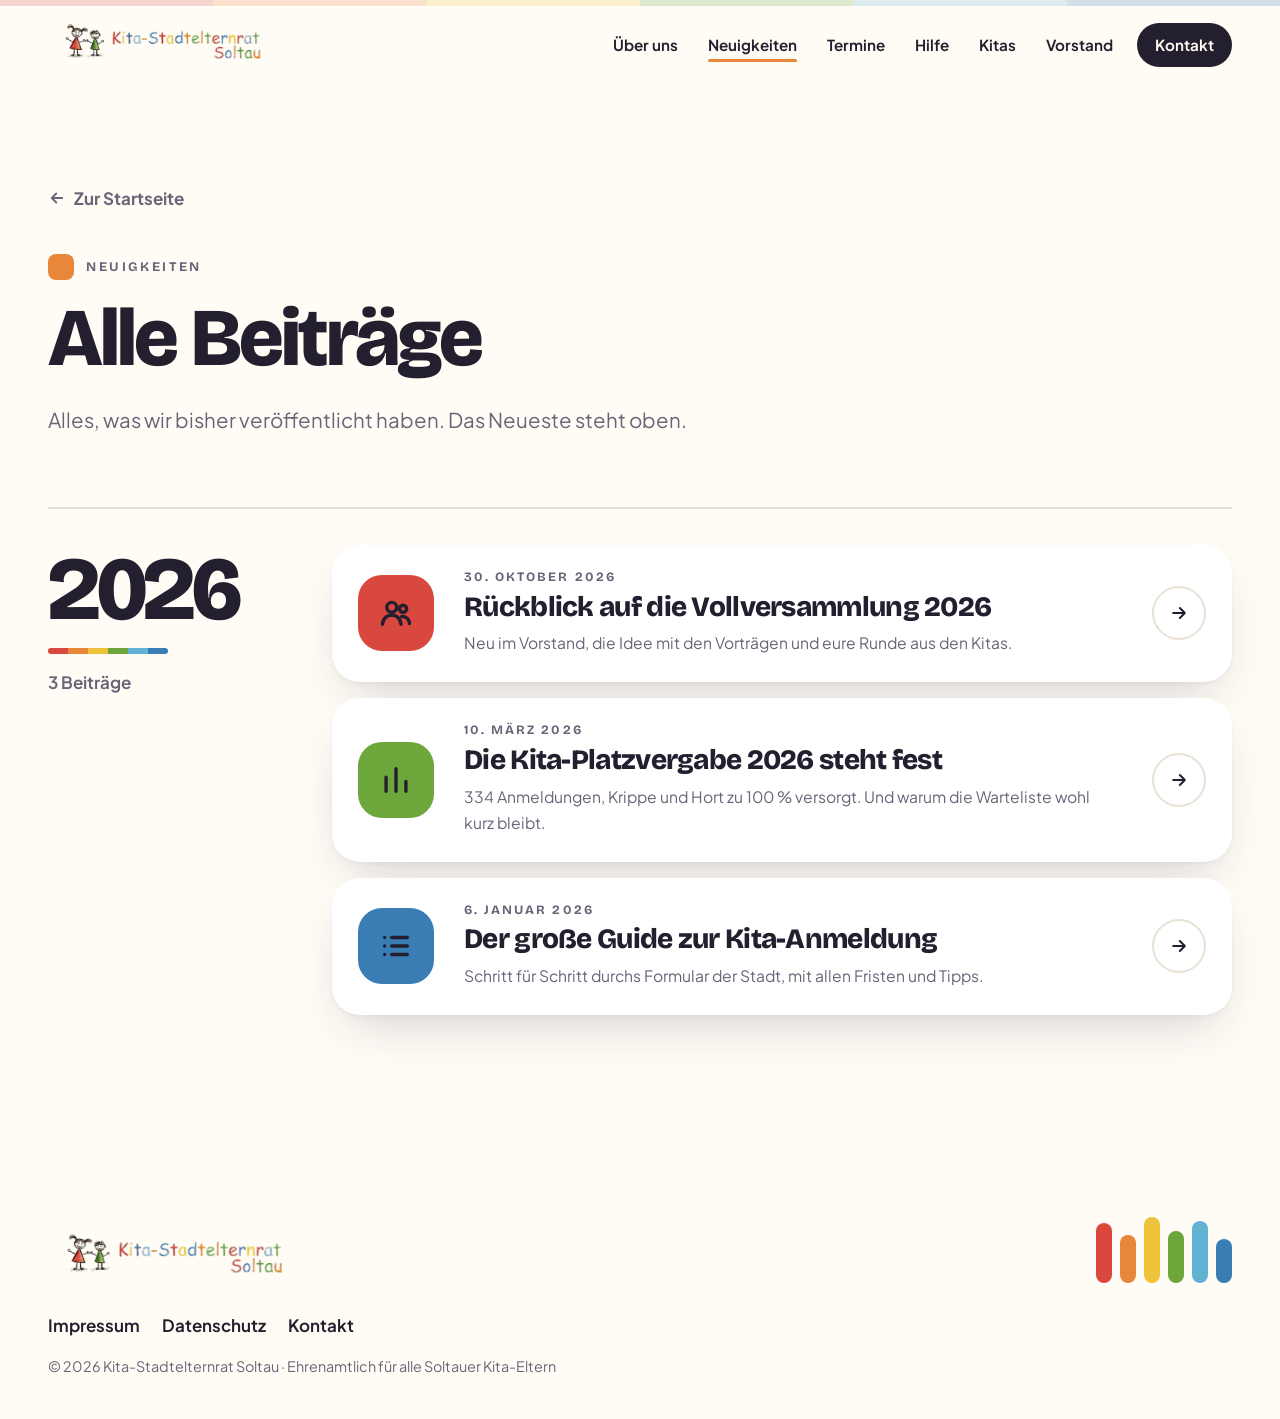
<file: neuigkeiten/index.html>
<!doctype html>
<html lang="de">
<head>
<meta charset="utf-8">
<meta name="viewport" content="width=device-width, initial-scale=1, viewport-fit=cover">
<title>Alle Neuigkeiten · Kita-Stadtelternrat Soltau</title>
<meta name="description" content="Alle Beiträge des Kita-Stadtelternrats Soltau: Rückblicke, Zahlen und Anleitungen für Eltern.">
<meta name="color-scheme" content="only light">
<meta name="theme-color" content="#FFFCF6">
<link rel="icon" href="../bilder/favicon.png">
<link rel="apple-touch-icon" href="../bilder/symbol.png">
<link rel="stylesheet" href="../css/stil.css">
<script>document.documentElement.classList.add('js')</script>
<script src="../js/bewegung.js" defer></script>
</head>
<body style="--c: var(--orange)">
<a class="springen" href="#inhalt">Zum Inhalt springen</a>

<header class="kopf">
  <div class="bogen"></div>
  <div class="huelle kopf-innen">
    <a class="marke" href="../" aria-label="Kita-Stadtelternrat Soltau, zur Startseite">
      <img src="../bilder/logo.png" alt="Kita-Stadtelternrat Soltau" width="1024" height="200">
    </a>
    <button class="menue-knopf" aria-expanded="false" aria-controls="navi" aria-label="Menü öffnen"><span></span><span></span><span></span></button>
    <nav class="navi" id="navi" aria-label="Hauptmenü">
      <a href="../#ueber-uns" style="--c: var(--rot)">Über uns</a>
      <a href="../neuigkeiten/" style="--c: var(--orange)" aria-current="page">Neuigkeiten</a>
      <a href="../#termine" style="--c: var(--gelb)">Termine</a>
      <a href="../#hilfe" style="--c: var(--gruen)">Hilfe</a>
      <a href="../#kitas" style="--c: var(--tuerkis)">Kitas</a>
      <a href="../#vorstand" style="--c: var(--hellblau)">Vorstand</a>
      <a class="knopf-klein" href="../#kontakt" style="--c: var(--blau)">Kontakt</a>
    </nav>
  </div>
</header>
<div class="lesefortschritt" aria-hidden="true"></div>


<main id="inhalt">
  <div class="huelle archiv-kopf">
    <a class="zurueck" href="../"><svg viewBox="0 0 24 24" fill="none" stroke="currentColor" stroke-width="2.4" stroke-linecap="round" stroke-linejoin="round" aria-hidden="true"><path d="M19 12H5M11 6l-6 6 6 6"/></svg>Zur Startseite</a>
    <p class="dachzeile"><i style="--c: var(--orange)"></i>Neuigkeiten</p>
    <h1 class="titel-gross">Alle Beiträge</h1>
    <p class="einleitung">Alles, was wir bisher veröffentlicht haben. Das Neueste steht oben.</p>
  </div>

  <section class="huelle archiv" aria-label="Beiträge nach Jahren">
    <div class="archiv-jahr">
      <div class="archiv-marke kleben">
        <h2>2026</h2>
        <div class="bogen" aria-hidden="true"></div>
        <p>3 Beiträge</p>
      </div>
      <ol class="archiv-liste">
          <li class="zeigen" style="--n: 0">
            <a class="eintrag" href="vollversammlung-2026.html" style="--c: var(--rot)">
              <div class="eintrag-kachel" style="view-transition-name: kachel-vollversammlung" aria-hidden="true"><svg viewBox="0 0 24 24" fill="none" stroke="currentColor" stroke-width="2.4" stroke-linecap="round" stroke-linejoin="round"><circle cx="9" cy="8" r="3.5"/><path d="M2.5 20a6.5 6.5 0 0 1 13 0"/><circle cx="17" cy="9" r="2.5"/><path d="M16 14.5a5 5 0 0 1 5.5 5"/></svg></div>
              <div class="eintrag-text"><time datetime="2026-10-30">30. Oktober 2026</time><h3>Rückblick auf die Vollversammlung 2026</h3><p>Neu im Vorstand, die Idee mit den Vorträgen und eure Runde aus den Kitas.</p></div>
              <span class="eintrag-pfeil" aria-hidden="true"><svg viewBox="0 0 24 24" fill="none" stroke="currentColor" stroke-width="2.4" stroke-linecap="round" stroke-linejoin="round" aria-hidden="true"><path d="M5 12h14M13 6l6 6-6 6"/></svg></span>
            </a>
          </li>
          <li class="zeigen" style="--n: 1">
            <a class="eintrag" href="kita-platzvergabe-2026.html" style="--c: var(--gruen)">
              <div class="eintrag-kachel" style="view-transition-name: kachel-platzvergabe" aria-hidden="true"><svg viewBox="0 0 24 24" fill="none" stroke="currentColor" stroke-width="2.4" stroke-linecap="round" stroke-linejoin="round"><path d="M5 20V10M12 20V4M19 20v-7"/></svg></div>
              <div class="eintrag-text"><time datetime="2026-03-10">10. März 2026</time><h3>Die Kita-Platzvergabe 2026 steht fest</h3><p>334 Anmeldungen, Krippe und Hort zu 100 % versorgt. Und warum die Warteliste wohl kurz bleibt.</p></div>
              <span class="eintrag-pfeil" aria-hidden="true"><svg viewBox="0 0 24 24" fill="none" stroke="currentColor" stroke-width="2.4" stroke-linecap="round" stroke-linejoin="round" aria-hidden="true"><path d="M5 12h14M13 6l6 6-6 6"/></svg></span>
            </a>
          </li>
          <li class="zeigen" style="--n: 2">
            <a class="eintrag" href="kita-anmeldung-2026.html" style="--c: var(--blau)">
              <div class="eintrag-kachel" style="view-transition-name: kachel-anmeldung" aria-hidden="true"><svg viewBox="0 0 24 24" fill="none" stroke="currentColor" stroke-width="2.4" stroke-linecap="round" stroke-linejoin="round"><path d="M9 6h11M9 12h11M9 18h11"/><path d="M4 6h.01M4 12h.01M4 18h.01"/></svg></div>
              <div class="eintrag-text"><time datetime="2026-01-06">6. Januar 2026</time><h3>Der große Guide zur Kita-Anmeldung</h3><p>Schritt für Schritt durchs Formular der Stadt, mit allen Fristen und Tipps.</p></div>
              <span class="eintrag-pfeil" aria-hidden="true"><svg viewBox="0 0 24 24" fill="none" stroke="currentColor" stroke-width="2.4" stroke-linecap="round" stroke-linejoin="round" aria-hidden="true"><path d="M5 12h14M13 6l6 6-6 6"/></svg></span>
            </a>
          </li>
      </ol>
    </div>
  </section>
</main>

<footer class="fuss">
  <div class="huelle">
    <div class="fuss-raster">
      <img class="fuss-logo" src="../bilder/logo.png" alt="Kita-Stadtelternrat Soltau" width="1024" height="200" loading="lazy">
      <div class="fuss-stifte" aria-hidden="true">
        <i style="--c: var(--rot); --h: 60px"></i><i style="--c: var(--orange); --h: 48px"></i><i style="--c: var(--gelb); --h: 66px"></i>
        <i style="--c: var(--gruen); --h: 52px"></i><i style="--c: var(--hellblau); --h: 62px"></i><i style="--c: var(--blau); --h: 44px"></i>
      </div>
    </div>
    <nav class="fuss-links" aria-label="Rechtliches">
      <a href="../impressum.html">Impressum</a>
      <a href="../datenschutz.html">Datenschutz</a>
      <a href="../#kontakt">Kontakt</a>
    </nav>
    <p class="fuss-klein">© 2026 Kita-Stadtelternrat Soltau · Ehrenamtlich für alle Soltauer Kita-Eltern</p>
  </div>
</footer>
</body>
</html>
</file>
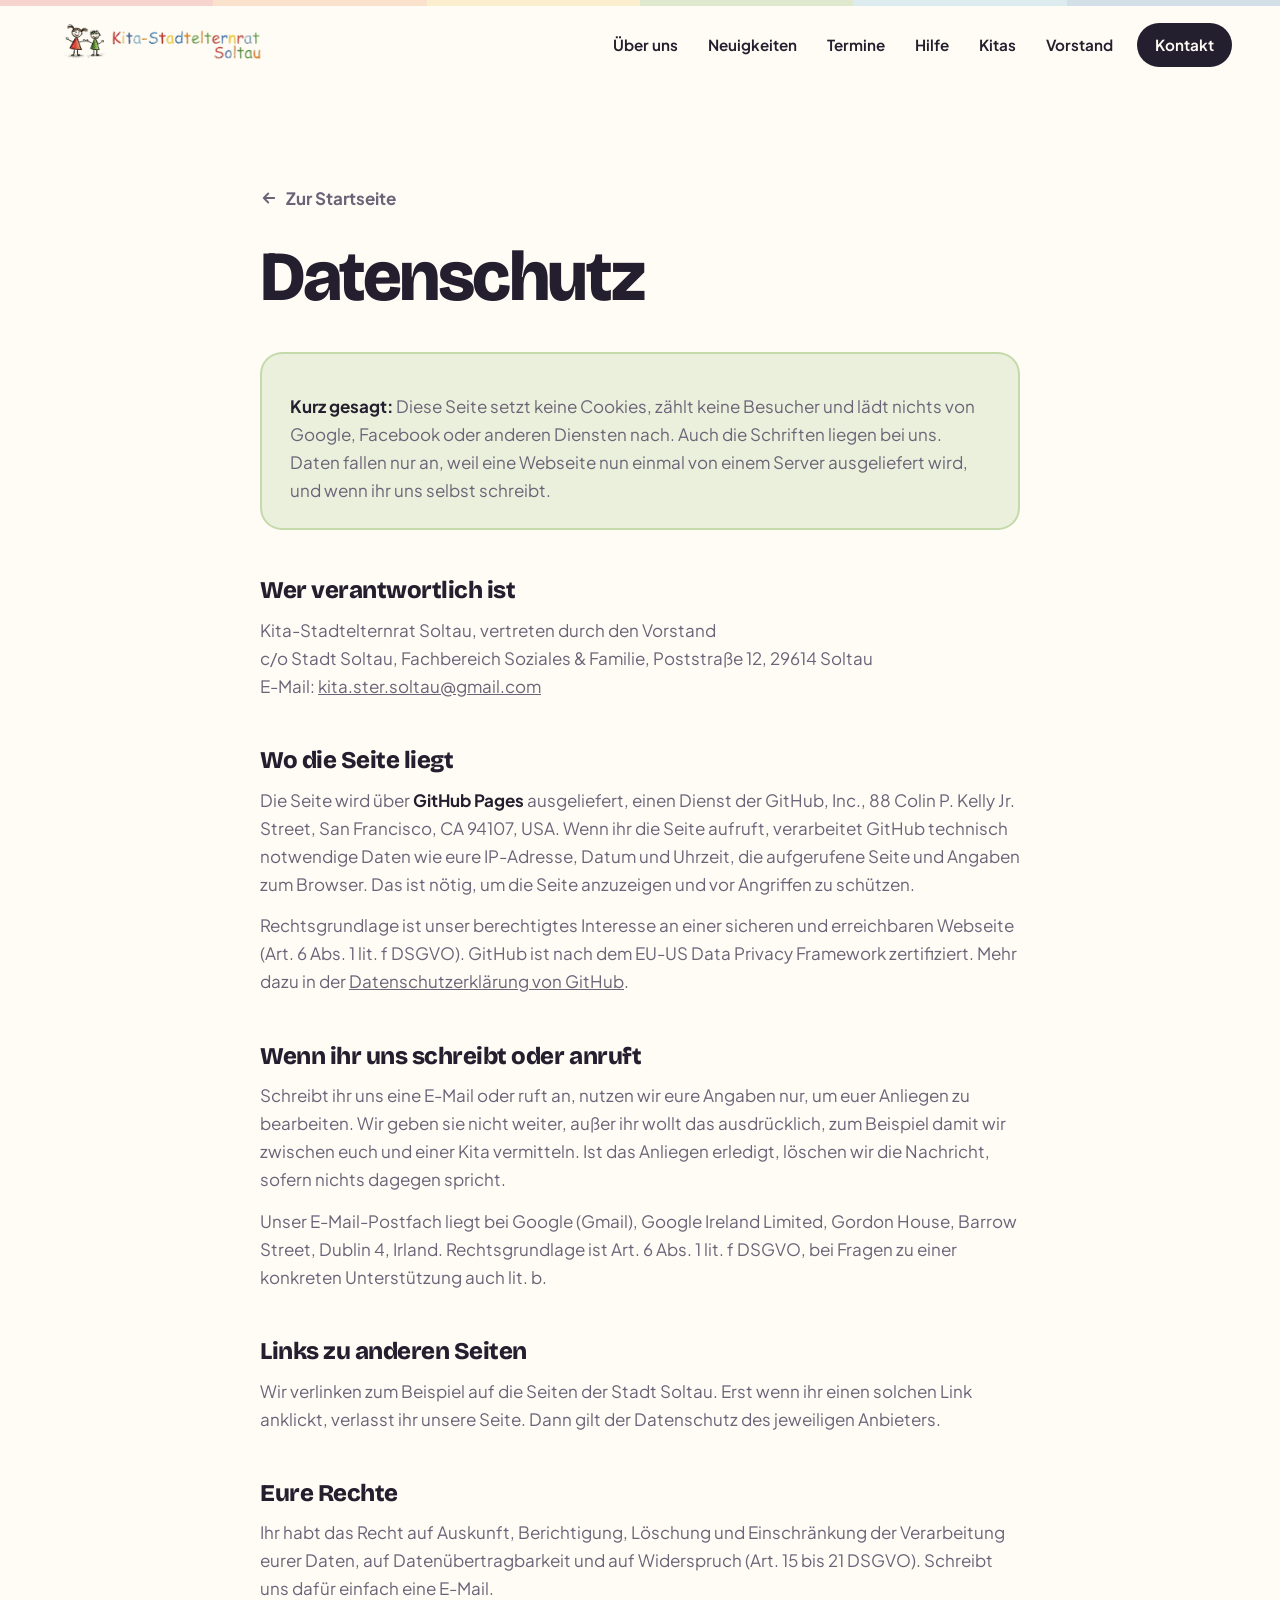
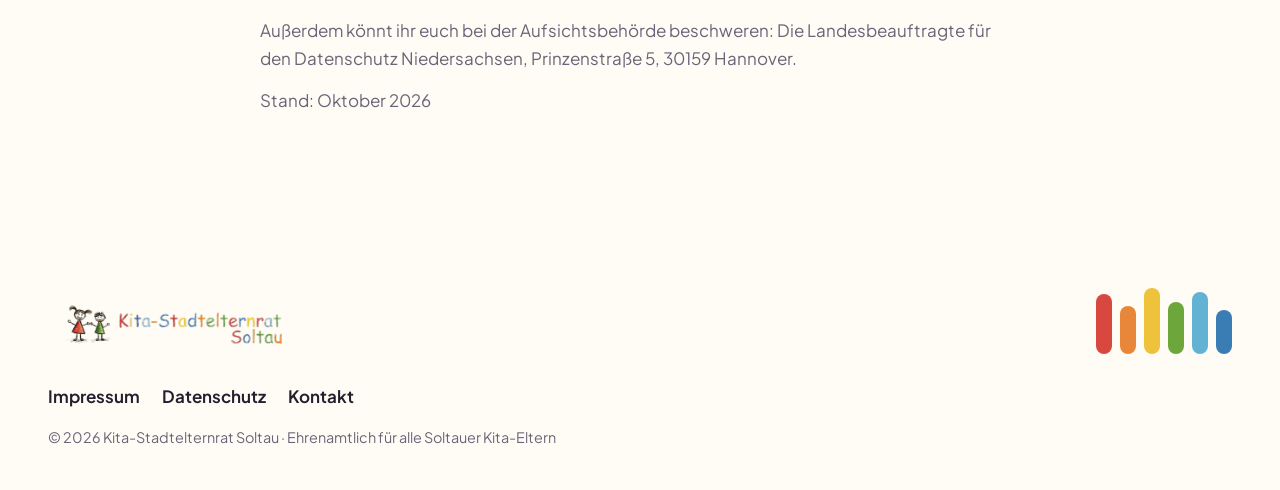
<file: datenschutz.html>
<!doctype html>
<html lang="de">
<head>
<meta charset="utf-8">
<meta name="viewport" content="width=device-width, initial-scale=1, viewport-fit=cover">
<title>Datenschutz · Kita-Stadtelternrat Soltau</title>
<meta name="description" content="Datenschutzerklärung des Kita-Stadtelternrats Soltau.">
<meta name="color-scheme" content="only light">
<meta name="theme-color" content="#FFFCF6">
<link rel="icon" href="bilder/favicon.png">
<link rel="apple-touch-icon" href="bilder/symbol.png">
<link rel="stylesheet" href="css/stil.css">
<script>document.documentElement.classList.add('js')</script>
<script src="js/bewegung.js" defer></script>
</head>
<body style="--c: var(--gruen)">
<a class="springen" href="#inhalt">Zum Inhalt springen</a>

<header class="kopf">
  <div class="bogen"></div>
  <div class="huelle kopf-innen">
    <a class="marke" href="./" aria-label="Kita-Stadtelternrat Soltau, zur Startseite">
      <img src="bilder/logo.png" alt="Kita-Stadtelternrat Soltau" width="1024" height="200">
    </a>
    <button class="menue-knopf" aria-expanded="false" aria-controls="navi" aria-label="Menü öffnen"><span></span><span></span><span></span></button>
    <nav class="navi" id="navi" aria-label="Hauptmenü">
      <a href="./#ueber-uns" style="--c: var(--rot)">Über uns</a>
      <a href="neuigkeiten/" style="--c: var(--orange)">Neuigkeiten</a>
      <a href="./#termine" style="--c: var(--gelb)">Termine</a>
      <a href="./#hilfe" style="--c: var(--gruen)">Hilfe</a>
      <a href="./#kitas" style="--c: var(--tuerkis)">Kitas</a>
      <a href="./#vorstand" style="--c: var(--hellblau)">Vorstand</a>
      <a class="knopf-klein" href="./#kontakt" style="--c: var(--blau)">Kontakt</a>
    </nav>
  </div>
</header>
<div class="lesefortschritt" aria-hidden="true"></div>


<main id="inhalt">
  <div class="huelle artikel-kopf">
    <a class="zurueck" href="./"><svg viewBox="0 0 24 24" fill="none" stroke="currentColor" stroke-width="2.4" stroke-linecap="round" stroke-linejoin="round" aria-hidden="true"><path d="M19 12H5M11 6l-6 6 6 6"/></svg>Zur Startseite</a>
    <h1>Datenschutz</h1>
  </div>
  <div class="huelle recht">
<div class="kasten"><p><strong>Kurz gesagt:</strong> Diese Seite setzt keine Cookies, zählt keine Besucher und lädt nichts von Google, Facebook oder anderen Diensten nach. Auch die Schriften liegen bei uns. Daten fallen nur an, weil eine Webseite nun einmal von einem Server ausgeliefert wird, und wenn ihr uns selbst schreibt.</p></div>

    <h2>Wer verantwortlich ist</h2>
    <p>Kita-Stadtelternrat Soltau, vertreten durch den Vorstand<br>c/o Stadt Soltau, Fachbereich Soziales &amp; Familie, Poststraße 12, 29614 Soltau<br>E-Mail: <a href="mailto:kita.ster.soltau@gmail.com">kita.ster.soltau@gmail.com</a></p>

    <h2>Wo die Seite liegt</h2>
    <p>Die Seite wird über <strong>GitHub Pages</strong> ausgeliefert, einen Dienst der GitHub, Inc., 88 Colin P. Kelly Jr. Street, San Francisco, CA 94107, USA. Wenn ihr die Seite aufruft, verarbeitet GitHub technisch notwendige Daten wie eure IP-Adresse, Datum und Uhrzeit, die aufgerufene Seite und Angaben zum Browser. Das ist nötig, um die Seite anzuzeigen und vor Angriffen zu schützen.</p>
    <p>Rechtsgrundlage ist unser berechtigtes Interesse an einer sicheren und erreichbaren Webseite (Art. 6 Abs. 1 lit. f DSGVO). GitHub ist nach dem EU-US Data Privacy Framework zertifiziert. Mehr dazu in der <a href="https://docs.github.com/de/site-policy/privacy-policies/github-general-privacy-statement">Datenschutzerklärung von GitHub</a>.</p>

    <h2>Wenn ihr uns schreibt oder anruft</h2>
    <p>Schreibt ihr uns eine E-Mail oder ruft an, nutzen wir eure Angaben nur, um euer Anliegen zu bearbeiten. Wir geben sie nicht weiter, außer ihr wollt das ausdrücklich, zum Beispiel damit wir zwischen euch und einer Kita vermitteln. Ist das Anliegen erledigt, löschen wir die Nachricht, sofern nichts dagegen spricht.</p>
    <p>Unser E-Mail-Postfach liegt bei Google (Gmail), Google Ireland Limited, Gordon House, Barrow Street, Dublin 4, Irland. Rechtsgrundlage ist Art. 6 Abs. 1 lit. f DSGVO, bei Fragen zu einer konkreten Unterstützung auch lit. b.</p>

    <h2>Links zu anderen Seiten</h2>
    <p>Wir verlinken zum Beispiel auf die Seiten der Stadt Soltau. Erst wenn ihr einen solchen Link anklickt, verlasst ihr unsere Seite. Dann gilt der Datenschutz des jeweiligen Anbieters.</p>

    <h2>Eure Rechte</h2>
    <p>Ihr habt das Recht auf Auskunft, Berichtigung, Löschung und Einschränkung der Verarbeitung eurer Daten, auf Datenübertragbarkeit und auf Widerspruch (Art. 15 bis 21 DSGVO). Schreibt uns dafür einfach eine E-Mail.</p>
    <p>Außerdem könnt ihr euch bei der Aufsichtsbehörde beschweren: Die Landesbeauftragte für den Datenschutz Niedersachsen, Prinzenstraße 5, 30159 Hannover.</p>

    <p>Stand: Oktober 2026</p>
  </div>
</main>

<footer class="fuss">
  <div class="huelle">
    <div class="fuss-raster">
      <img class="fuss-logo" src="bilder/logo.png" alt="Kita-Stadtelternrat Soltau" width="1024" height="200" loading="lazy">
      <div class="fuss-stifte" aria-hidden="true">
        <i style="--c: var(--rot); --h: 60px"></i><i style="--c: var(--orange); --h: 48px"></i><i style="--c: var(--gelb); --h: 66px"></i>
        <i style="--c: var(--gruen); --h: 52px"></i><i style="--c: var(--hellblau); --h: 62px"></i><i style="--c: var(--blau); --h: 44px"></i>
      </div>
    </div>
    <nav class="fuss-links" aria-label="Rechtliches">
      <a href="impressum.html">Impressum</a>
      <a href="datenschutz.html">Datenschutz</a>
      <a href="./#kontakt">Kontakt</a>
    </nav>
    <p class="fuss-klein">© 2026 Kita-Stadtelternrat Soltau · Ehrenamtlich für alle Soltauer Kita-Eltern</p>
  </div>
</footer>
</body>
</html>
</file>
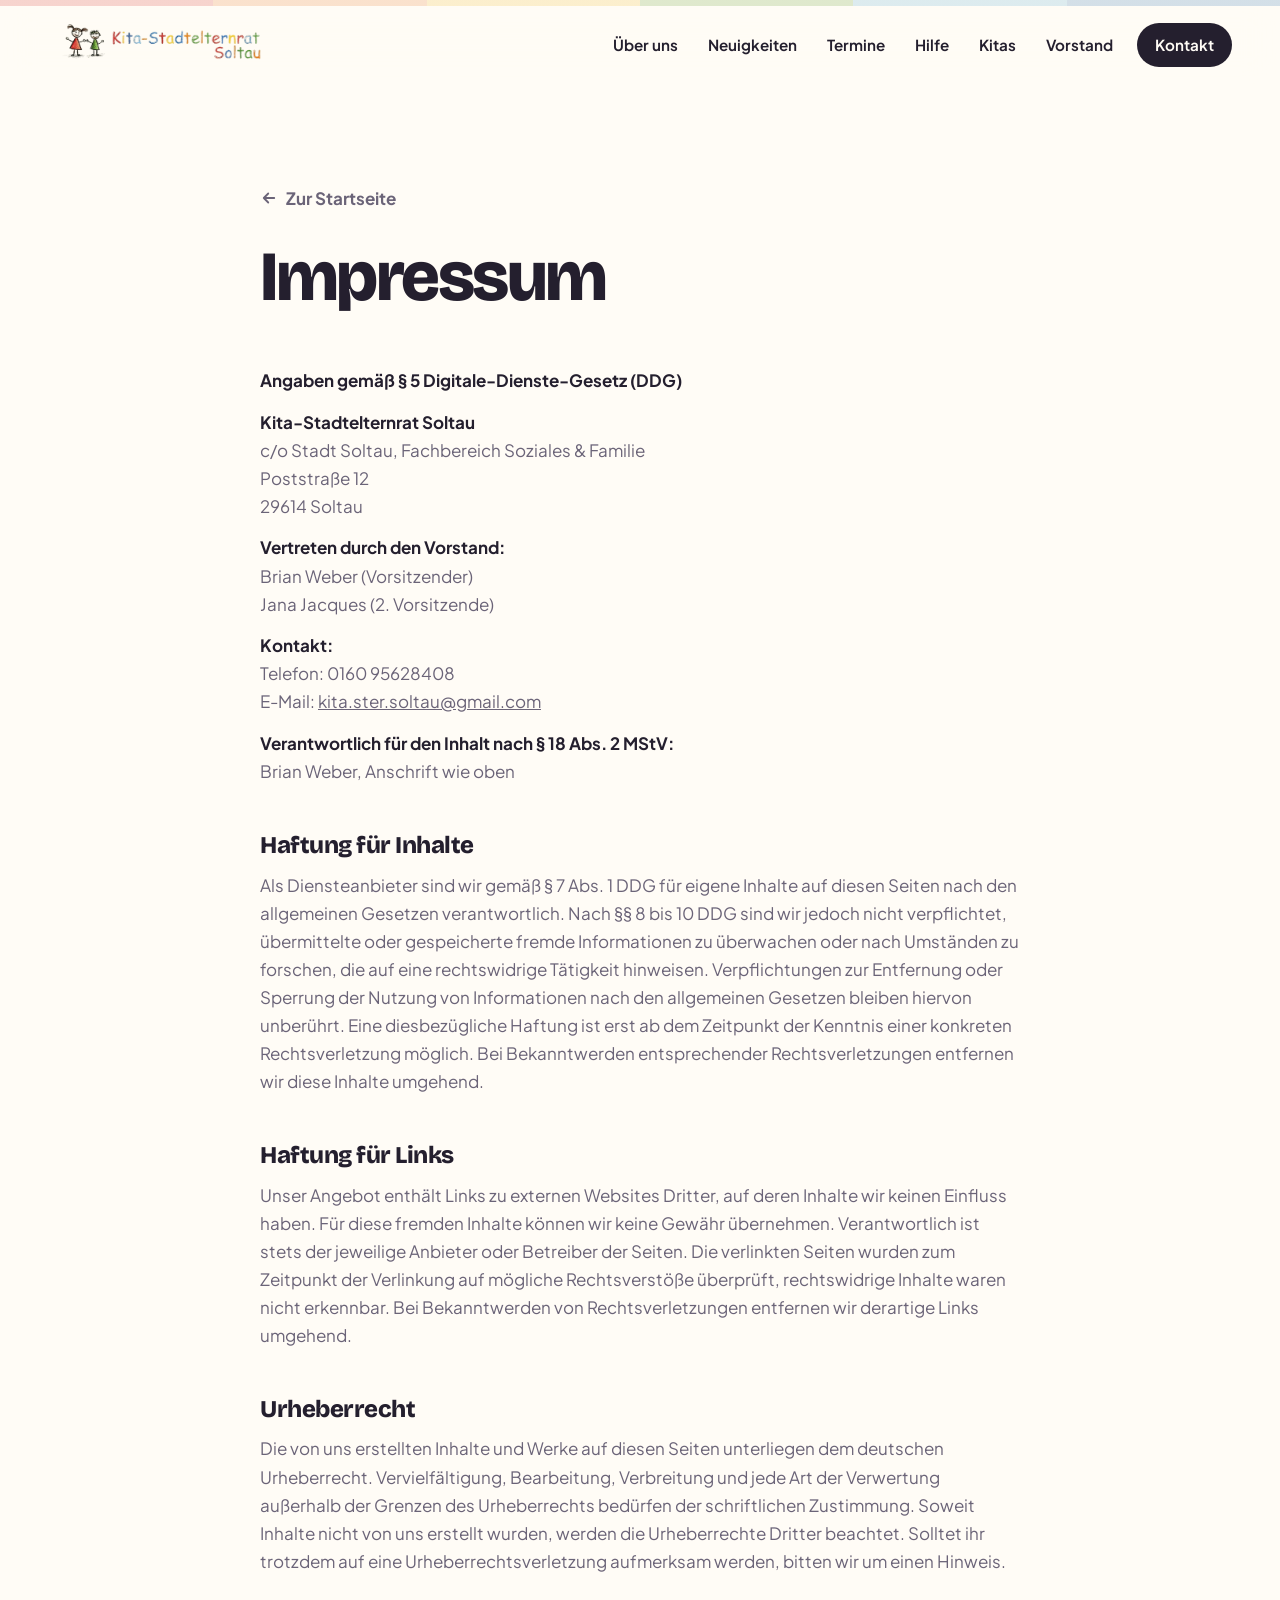
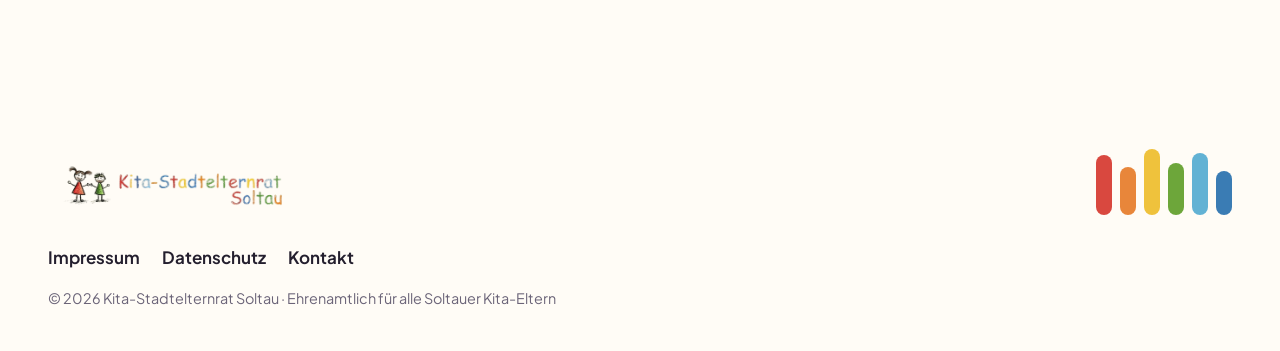
<file: impressum.html>
<!doctype html>
<html lang="de">
<head>
<meta charset="utf-8">
<meta name="viewport" content="width=device-width, initial-scale=1, viewport-fit=cover">
<title>Impressum · Kita-Stadtelternrat Soltau</title>
<meta name="description" content="Impressum des Kita-Stadtelternrats Soltau.">
<meta name="color-scheme" content="only light">
<meta name="theme-color" content="#FFFCF6">
<link rel="icon" href="bilder/favicon.png">
<link rel="apple-touch-icon" href="bilder/symbol.png">
<link rel="stylesheet" href="css/stil.css">
<script>document.documentElement.classList.add('js')</script>
<script src="js/bewegung.js" defer></script>
</head>
<body style="--c: var(--blau)">
<a class="springen" href="#inhalt">Zum Inhalt springen</a>

<header class="kopf">
  <div class="bogen"></div>
  <div class="huelle kopf-innen">
    <a class="marke" href="./" aria-label="Kita-Stadtelternrat Soltau, zur Startseite">
      <img src="bilder/logo.png" alt="Kita-Stadtelternrat Soltau" width="1024" height="200">
    </a>
    <button class="menue-knopf" aria-expanded="false" aria-controls="navi" aria-label="Menü öffnen"><span></span><span></span><span></span></button>
    <nav class="navi" id="navi" aria-label="Hauptmenü">
      <a href="./#ueber-uns" style="--c: var(--rot)">Über uns</a>
      <a href="neuigkeiten/" style="--c: var(--orange)">Neuigkeiten</a>
      <a href="./#termine" style="--c: var(--gelb)">Termine</a>
      <a href="./#hilfe" style="--c: var(--gruen)">Hilfe</a>
      <a href="./#kitas" style="--c: var(--tuerkis)">Kitas</a>
      <a href="./#vorstand" style="--c: var(--hellblau)">Vorstand</a>
      <a class="knopf-klein" href="./#kontakt" style="--c: var(--blau)">Kontakt</a>
    </nav>
  </div>
</header>
<div class="lesefortschritt" aria-hidden="true"></div>


<main id="inhalt">
  <div class="huelle artikel-kopf">
    <a class="zurueck" href="./"><svg viewBox="0 0 24 24" fill="none" stroke="currentColor" stroke-width="2.4" stroke-linecap="round" stroke-linejoin="round" aria-hidden="true"><path d="M19 12H5M11 6l-6 6 6 6"/></svg>Zur Startseite</a>
    <h1>Impressum</h1>
  </div>
  <div class="huelle recht">
<p><strong>Angaben gemäß § 5 Digitale-Dienste-Gesetz (DDG)</strong></p>
    <p><strong>Kita-Stadtelternrat Soltau</strong><br>c/o Stadt Soltau, Fachbereich Soziales &amp; Familie<br>Poststraße 12<br>29614 Soltau</p>
    <p><strong>Vertreten durch den Vorstand:</strong><br>Brian Weber (Vorsitzender)<br>Jana Jacques (2. Vorsitzende)</p>
    <p><strong>Kontakt:</strong><br>Telefon: 0160 95628408<br>E-Mail: <a href="mailto:kita.ster.soltau@gmail.com">kita.ster.soltau@gmail.com</a></p>
    <p><strong>Verantwortlich für den Inhalt nach § 18 Abs. 2 MStV:</strong><br>Brian Weber, Anschrift wie oben</p>

    <h2>Haftung für Inhalte</h2>
    <p>Als Diensteanbieter sind wir gemäß § 7 Abs. 1 DDG für eigene Inhalte auf diesen Seiten nach den allgemeinen Gesetzen verantwortlich. Nach §§ 8 bis 10 DDG sind wir jedoch nicht verpflichtet, übermittelte oder gespeicherte fremde Informationen zu überwachen oder nach Umständen zu forschen, die auf eine rechtswidrige Tätigkeit hinweisen. Verpflichtungen zur Entfernung oder Sperrung der Nutzung von Informationen nach den allgemeinen Gesetzen bleiben hiervon unberührt. Eine diesbezügliche Haftung ist erst ab dem Zeitpunkt der Kenntnis einer konkreten Rechtsverletzung möglich. Bei Bekanntwerden entsprechender Rechtsverletzungen entfernen wir diese Inhalte umgehend.</p>

    <h2>Haftung für Links</h2>
    <p>Unser Angebot enthält Links zu externen Websites Dritter, auf deren Inhalte wir keinen Einfluss haben. Für diese fremden Inhalte können wir keine Gewähr übernehmen. Verantwortlich ist stets der jeweilige Anbieter oder Betreiber der Seiten. Die verlinkten Seiten wurden zum Zeitpunkt der Verlinkung auf mögliche Rechtsverstöße überprüft, rechtswidrige Inhalte waren nicht erkennbar. Bei Bekanntwerden von Rechtsverletzungen entfernen wir derartige Links umgehend.</p>

    <h2>Urheberrecht</h2>
    <p>Die von uns erstellten Inhalte und Werke auf diesen Seiten unterliegen dem deutschen Urheberrecht. Vervielfältigung, Bearbeitung, Verbreitung und jede Art der Verwertung außerhalb der Grenzen des Urheberrechts bedürfen der schriftlichen Zustimmung. Soweit Inhalte nicht von uns erstellt wurden, werden die Urheberrechte Dritter beachtet. Solltet ihr trotzdem auf eine Urheberrechtsverletzung aufmerksam werden, bitten wir um einen Hinweis.</p>
  </div>
</main>

<footer class="fuss">
  <div class="huelle">
    <div class="fuss-raster">
      <img class="fuss-logo" src="bilder/logo.png" alt="Kita-Stadtelternrat Soltau" width="1024" height="200" loading="lazy">
      <div class="fuss-stifte" aria-hidden="true">
        <i style="--c: var(--rot); --h: 60px"></i><i style="--c: var(--orange); --h: 48px"></i><i style="--c: var(--gelb); --h: 66px"></i>
        <i style="--c: var(--gruen); --h: 52px"></i><i style="--c: var(--hellblau); --h: 62px"></i><i style="--c: var(--blau); --h: 44px"></i>
      </div>
    </div>
    <nav class="fuss-links" aria-label="Rechtliches">
      <a href="impressum.html">Impressum</a>
      <a href="datenschutz.html">Datenschutz</a>
      <a href="./#kontakt">Kontakt</a>
    </nav>
    <p class="fuss-klein">© 2026 Kita-Stadtelternrat Soltau · Ehrenamtlich für alle Soltauer Kita-Eltern</p>
  </div>
</footer>
</body>
</html>
</file>
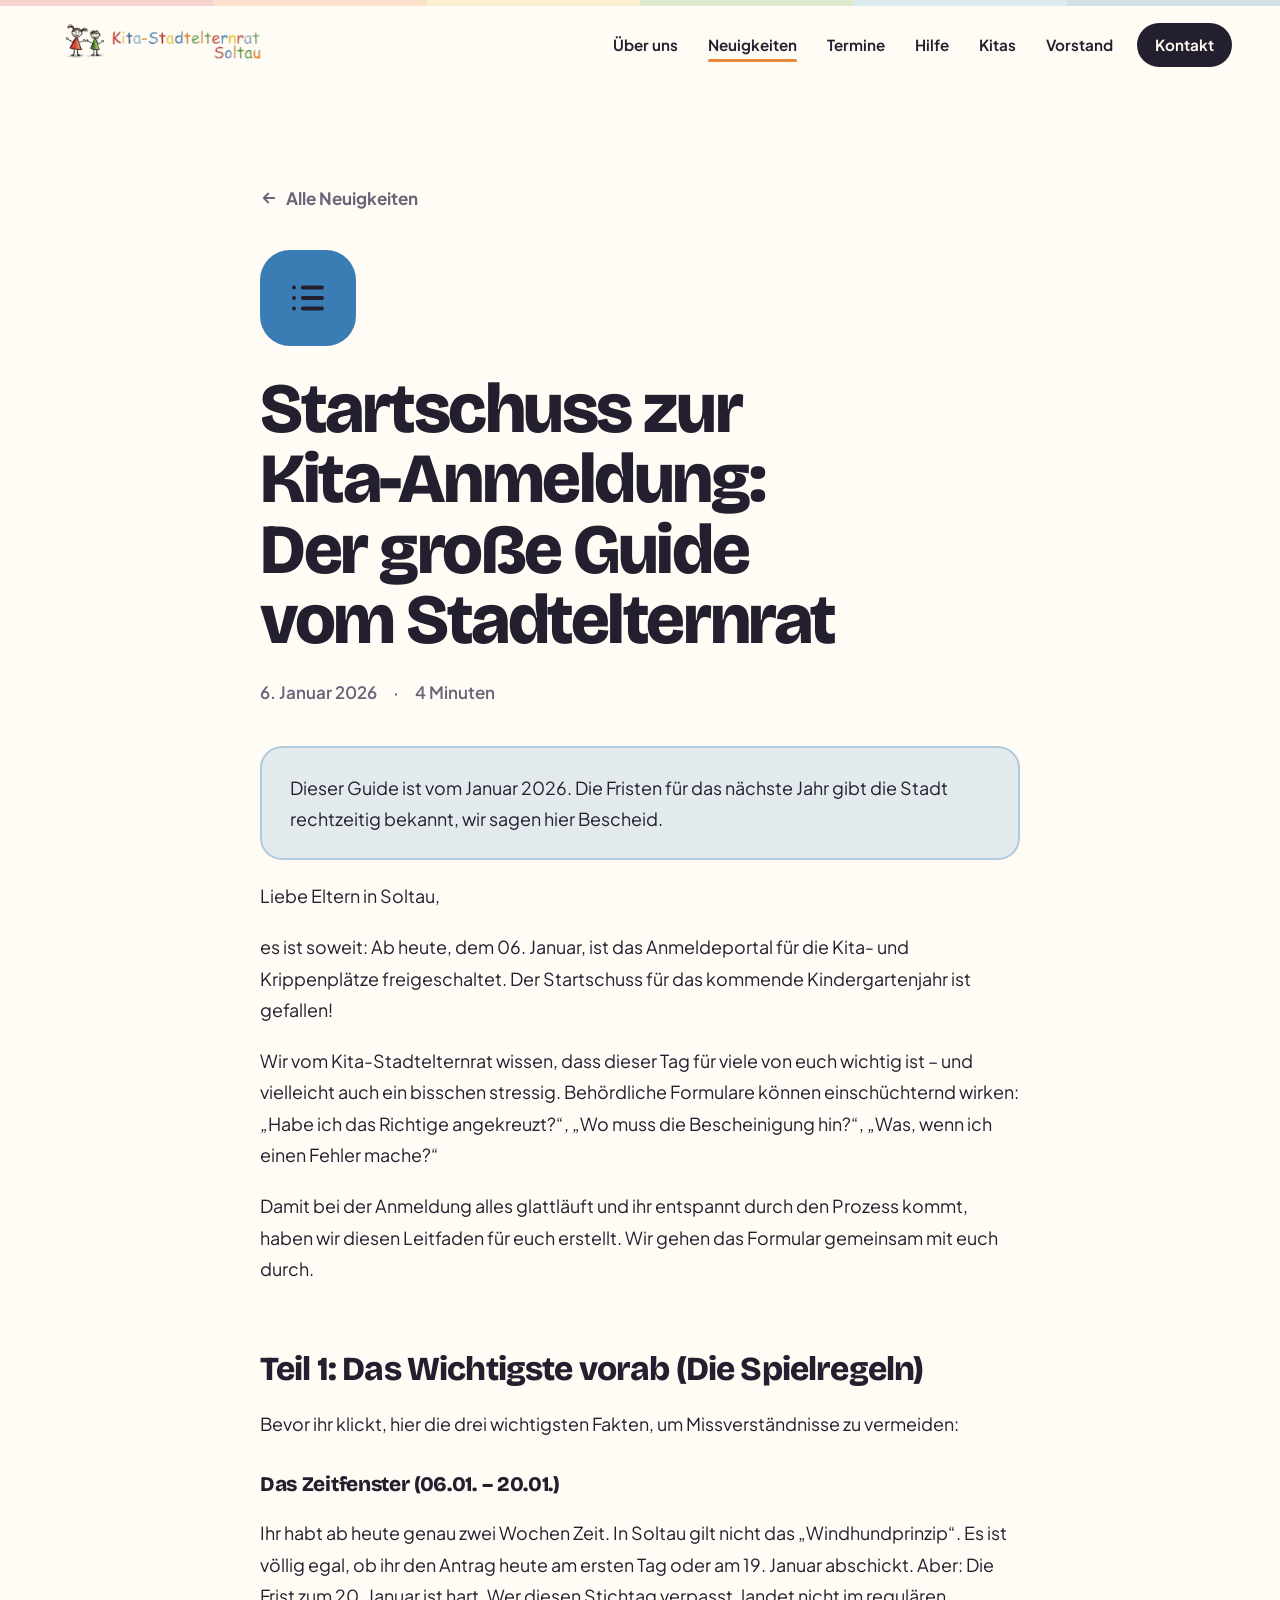
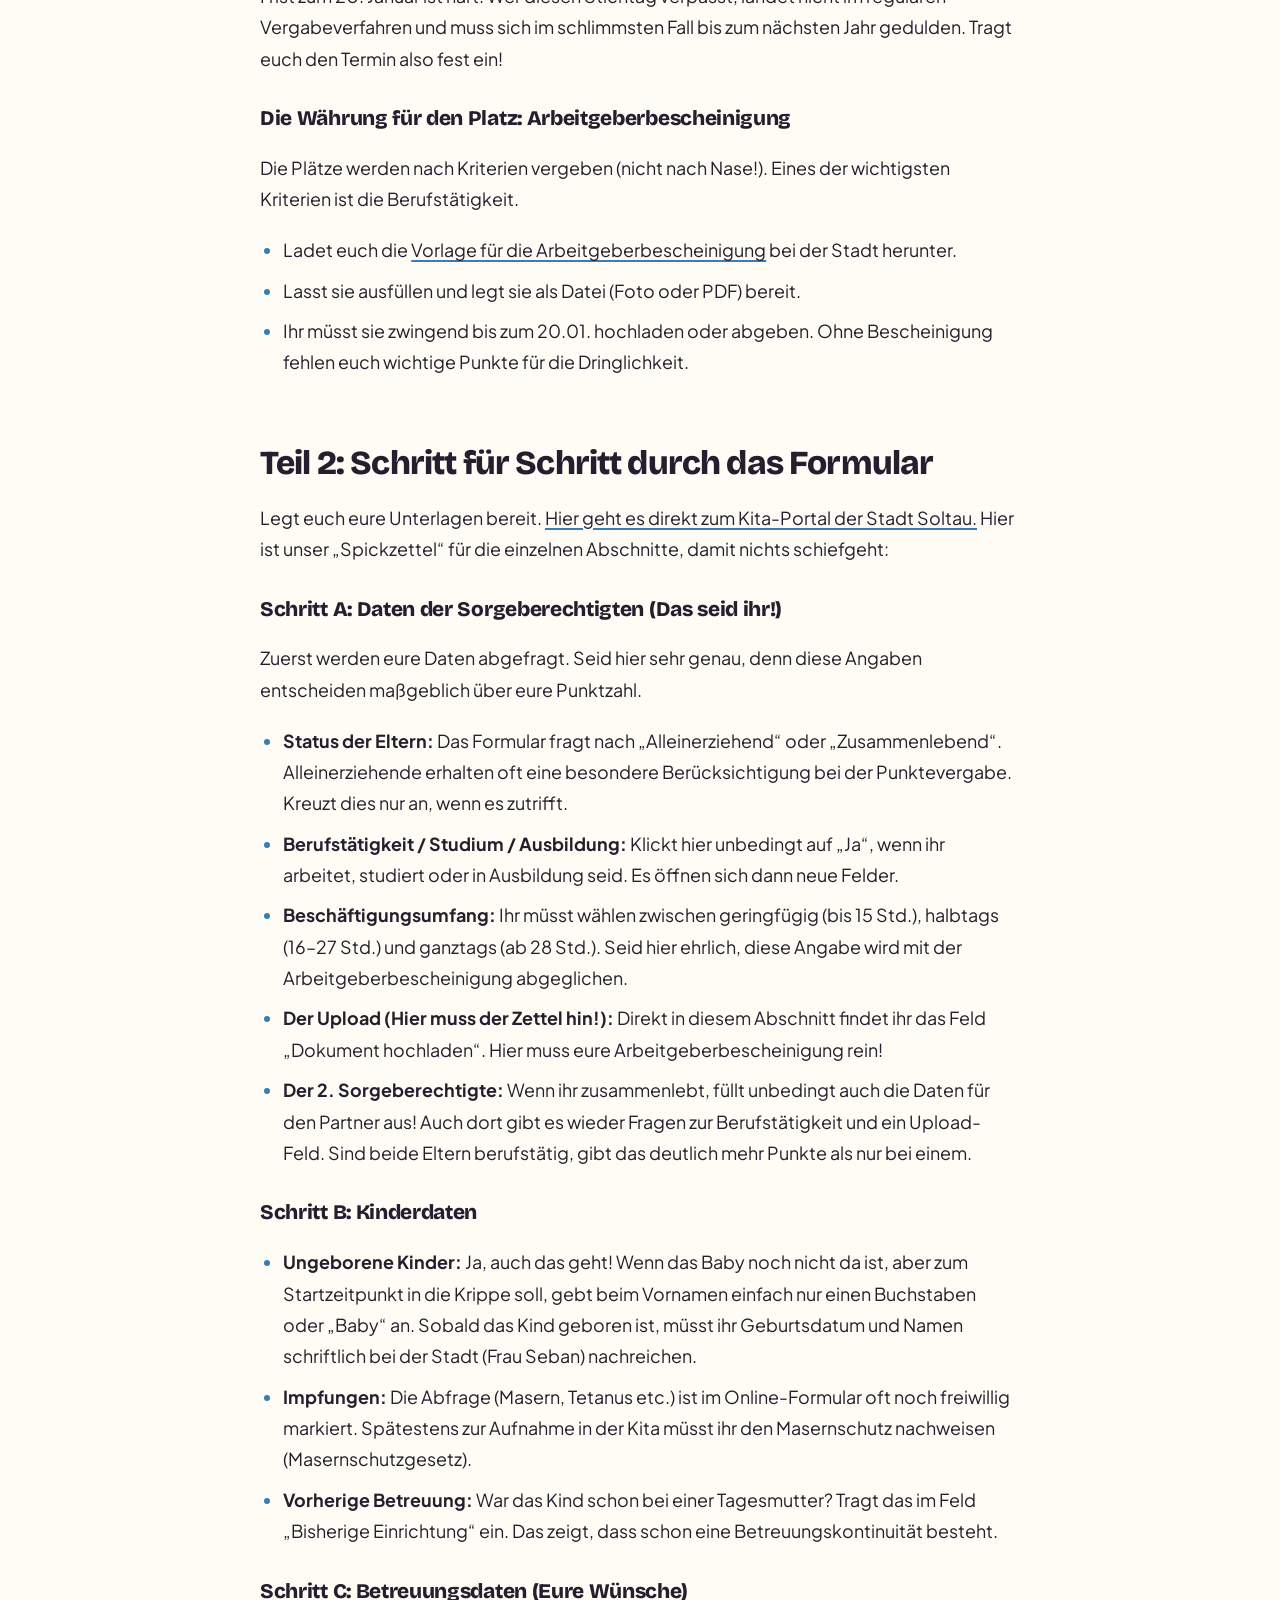
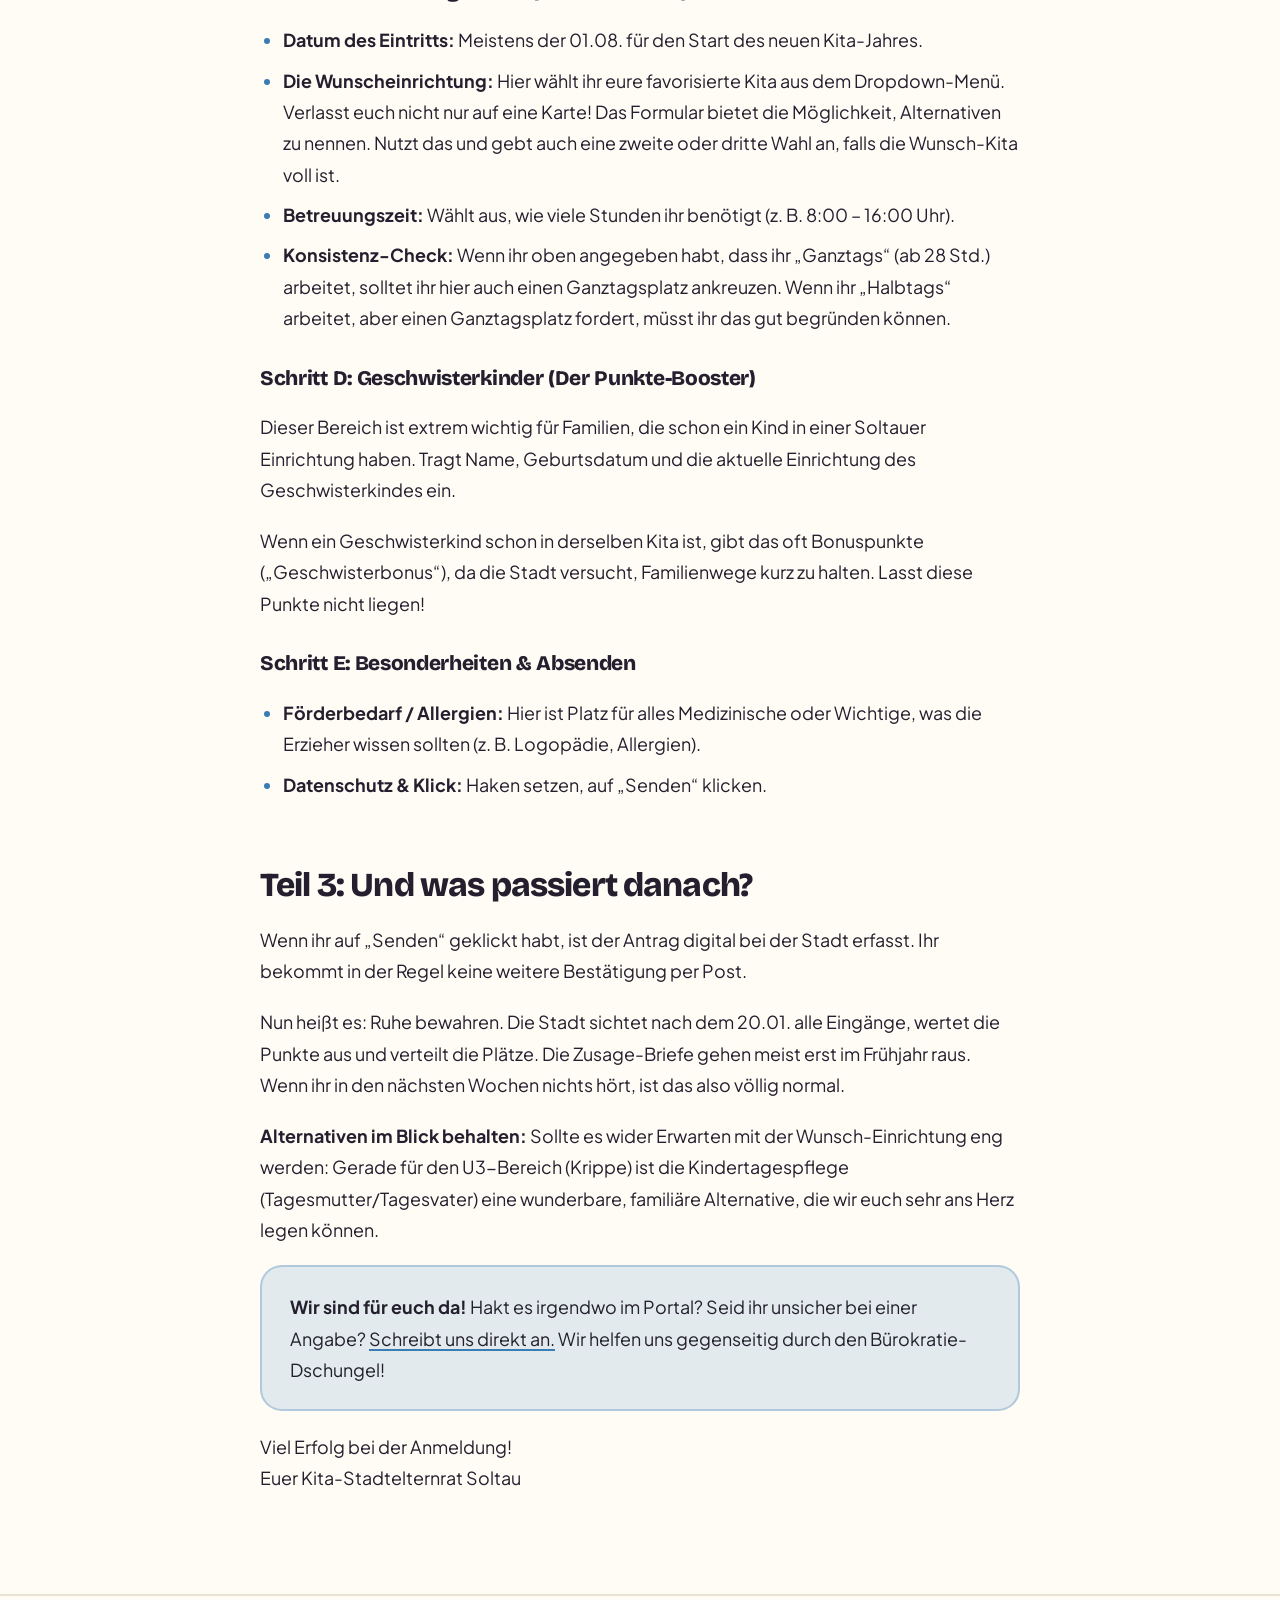
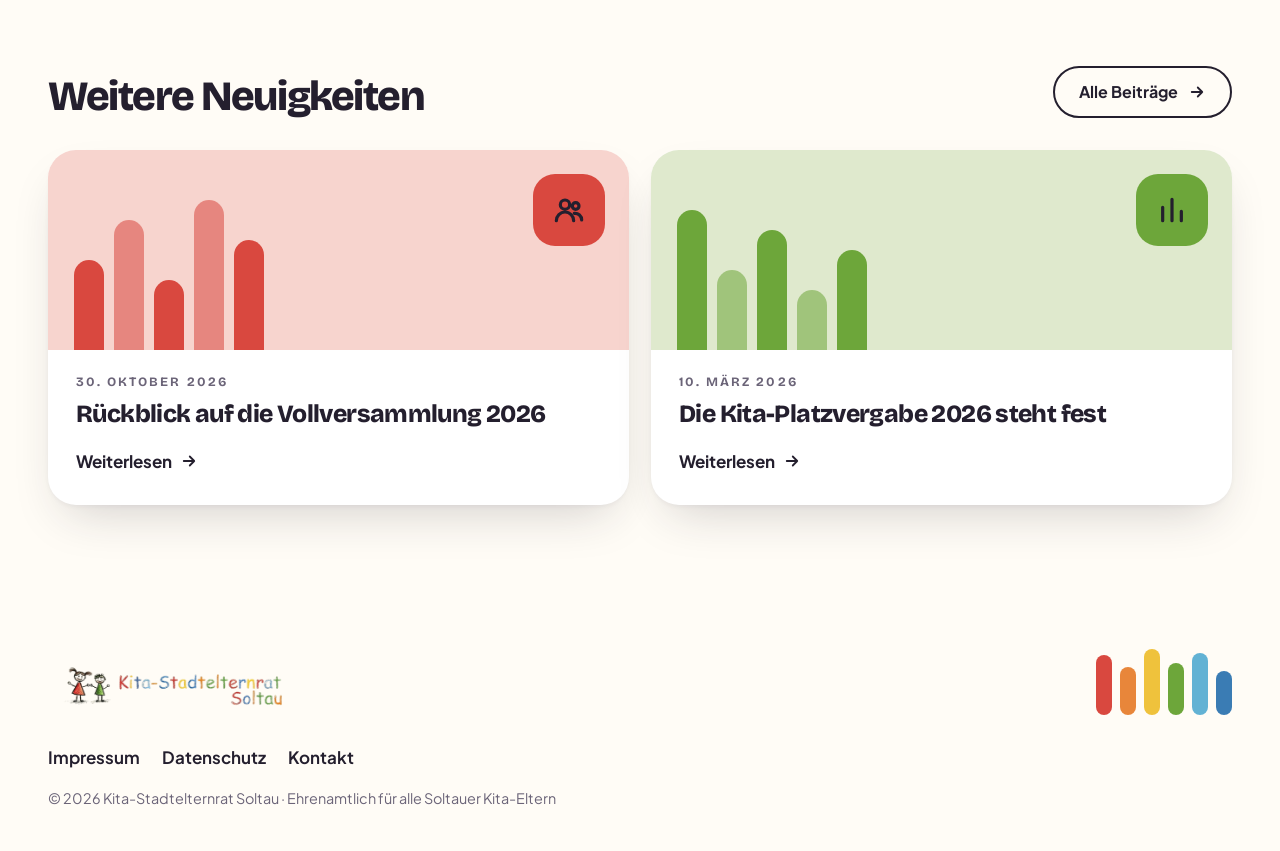
<file: neuigkeiten/kita-anmeldung-2026.html>
<!doctype html>
<html lang="de">
<head>
<meta charset="utf-8">
<meta name="viewport" content="width=device-width, initial-scale=1, viewport-fit=cover">
<title>Der große Guide zur Kita-Anmeldung · Kita-Stadtelternrat Soltau</title>
<meta name="description" content="Schritt für Schritt durch die Kita-Anmeldung der Stadt Soltau: Fristen, Arbeitgeberbescheinigung, Geschwisterbonus und was danach passiert.">
<meta name="color-scheme" content="only light">
<meta name="theme-color" content="#FFFCF6">
<link rel="icon" href="../bilder/favicon.png">
<link rel="apple-touch-icon" href="../bilder/symbol.png">
<link rel="stylesheet" href="../css/stil.css">
<script>document.documentElement.classList.add('js')</script>
<script src="../js/bewegung.js" defer></script>
</head>
<body style="--c: var(--blau)">
<a class="springen" href="#inhalt">Zum Inhalt springen</a>

<header class="kopf">
  <div class="bogen"></div>
  <div class="huelle kopf-innen">
    <a class="marke" href="../" aria-label="Kita-Stadtelternrat Soltau, zur Startseite">
      <img src="../bilder/logo.png" alt="Kita-Stadtelternrat Soltau" width="1024" height="200">
    </a>
    <button class="menue-knopf" aria-expanded="false" aria-controls="navi" aria-label="Menü öffnen"><span></span><span></span><span></span></button>
    <nav class="navi" id="navi" aria-label="Hauptmenü">
      <a href="../#ueber-uns" style="--c: var(--rot)">Über uns</a>
      <a href="../neuigkeiten/" style="--c: var(--orange)" aria-current="true">Neuigkeiten</a>
      <a href="../#termine" style="--c: var(--gelb)">Termine</a>
      <a href="../#hilfe" style="--c: var(--gruen)">Hilfe</a>
      <a href="../#kitas" style="--c: var(--tuerkis)">Kitas</a>
      <a href="../#vorstand" style="--c: var(--hellblau)">Vorstand</a>
      <a class="knopf-klein" href="../#kontakt" style="--c: var(--blau)">Kontakt</a>
    </nav>
  </div>
</header>
<div class="lesefortschritt" aria-hidden="true"></div>

<div class="lesefortschritt" aria-hidden="true"></div>

<main id="inhalt">
  <div class="huelle artikel-kopf">
    <a class="zurueck" href="./"><svg viewBox="0 0 24 24" fill="none" stroke="currentColor" stroke-width="2.4" stroke-linecap="round" stroke-linejoin="round" aria-hidden="true"><path d="M19 12H5M11 6l-6 6 6 6"/></svg>Alle Neuigkeiten</a>
    <div class="artikel-kachel" style="view-transition-name: kachel-anmeldung" aria-hidden="true"><svg viewBox="0 0 24 24" fill="none" stroke="currentColor" stroke-width="2.2" stroke-linecap="round" stroke-linejoin="round"><path d="M9 6h11M9 12h11M9 18h11"/><path d="M4 6h.01M4 12h.01M4 18h.01"/></svg></div>
    <h1>Startschuss zur Kita-Anmeldung: Der große Guide vom Stadtelternrat</h1>
    <p class="artikel-meta"><time datetime="2026-01-06">6. Januar 2026</time><span>·</span><span>4 Minuten</span></p>
  </div>

  <article class="huelle artikel">
<div class="kasten"><p>Dieser Guide ist vom Januar 2026. Die Fristen für das nächste Jahr gibt die Stadt rechtzeitig bekannt, wir sagen hier Bescheid.</p></div>
    <p>Liebe Eltern in Soltau,</p>
    <p>es ist soweit: Ab heute, dem 06. Januar, ist das Anmeldeportal für die Kita- und Krippenplätze freigeschaltet. Der Startschuss für das kommende Kindergartenjahr ist gefallen!</p>
    <p>Wir vom Kita-Stadtelternrat wissen, dass dieser Tag für viele von euch wichtig ist – und vielleicht auch ein bisschen stressig. Behördliche Formulare können einschüchternd wirken: „Habe ich das Richtige angekreuzt?“, „Wo muss die Bescheinigung hin?“, „Was, wenn ich einen Fehler mache?“</p>
    <p>Damit bei der Anmeldung alles glattläuft und ihr entspannt durch den Prozess kommt, haben wir diesen Leitfaden für euch erstellt. Wir gehen das Formular gemeinsam mit euch durch.</p>

    <h2>Teil 1: Das Wichtigste vorab (Die Spielregeln)</h2>
    <p>Bevor ihr klickt, hier die drei wichtigsten Fakten, um Missverständnisse zu vermeiden:</p>
    <h3>Das Zeitfenster (06.01. – 20.01.)</h3>
    <p>Ihr habt ab heute genau zwei Wochen Zeit. In Soltau gilt nicht das „Windhundprinzip“. Es ist völlig egal, ob ihr den Antrag heute am ersten Tag oder am 19. Januar abschickt. Aber: Die Frist zum 20. Januar ist hart. Wer diesen Stichtag verpasst, landet nicht im regulären Vergabeverfahren und muss sich im schlimmsten Fall bis zum nächsten Jahr gedulden. Tragt euch den Termin also fest ein!</p>
    <h3>Die Währung für den Platz: Arbeitgeberbescheinigung</h3>
    <p>Die Plätze werden nach Kriterien vergeben (nicht nach Nase!). Eines der wichtigsten Kriterien ist die Berufstätigkeit.</p>
    <ul>
      <li>Ladet euch die <a href="https://www.soltau.de/home/familie-gesundheit-bildung-soziales/kinder/kitaanmeldung.aspx">Vorlage für die Arbeitgeberbescheinigung</a> bei der Stadt herunter.</li>
      <li>Lasst sie ausfüllen und legt sie als Datei (Foto oder PDF) bereit.</li>
      <li>Ihr müsst sie zwingend bis zum 20.01. hochladen oder abgeben. Ohne Bescheinigung fehlen euch wichtige Punkte für die Dringlichkeit.</li>
    </ul>

    <h2>Teil 2: Schritt für Schritt durch das Formular</h2>
    <p>Legt euch eure Unterlagen bereit. <a href="https://www.soltau.de/home/familie-gesundheit-bildung-soziales/kinder/kitaanmeldung.aspx">Hier geht es direkt zum Kita-Portal der Stadt Soltau.</a> Hier ist unser „Spickzettel“ für die einzelnen Abschnitte, damit nichts schiefgeht:</p>

    <h3>Schritt A: Daten der Sorgeberechtigten (Das seid ihr!)</h3>
    <p>Zuerst werden eure Daten abgefragt. Seid hier sehr genau, denn diese Angaben entscheiden maßgeblich über eure Punktzahl.</p>
    <ul>
      <li><strong>Status der Eltern:</strong> Das Formular fragt nach „Alleinerziehend“ oder „Zusammenlebend“. Alleinerziehende erhalten oft eine besondere Berücksichtigung bei der Punktevergabe. Kreuzt dies nur an, wenn es zutrifft.</li>
      <li><strong>Berufstätigkeit / Studium / Ausbildung:</strong> Klickt hier unbedingt auf „Ja“, wenn ihr arbeitet, studiert oder in Ausbildung seid. Es öffnen sich dann neue Felder.</li>
      <li><strong>Beschäftigungsumfang:</strong> Ihr müsst wählen zwischen geringfügig (bis 15 Std.), halbtags (16–27 Std.) und ganztags (ab 28 Std.). Seid hier ehrlich, diese Angabe wird mit der Arbeitgeberbescheinigung abgeglichen.</li>
      <li><strong>Der Upload (Hier muss der Zettel hin!):</strong> Direkt in diesem Abschnitt findet ihr das Feld „Dokument hochladen“. Hier muss eure Arbeitgeberbescheinigung rein!</li>
      <li><strong>Der 2. Sorgeberechtigte:</strong> Wenn ihr zusammenlebt, füllt unbedingt auch die Daten für den Partner aus! Auch dort gibt es wieder Fragen zur Berufstätigkeit und ein Upload-Feld. Sind beide Eltern berufstätig, gibt das deutlich mehr Punkte als nur bei einem.</li>
    </ul>

    <h3>Schritt B: Kinderdaten</h3>
    <ul>
      <li><strong>Ungeborene Kinder:</strong> Ja, auch das geht! Wenn das Baby noch nicht da ist, aber zum Startzeitpunkt in die Krippe soll, gebt beim Vornamen einfach nur einen Buchstaben oder „Baby“ an. Sobald das Kind geboren ist, müsst ihr Geburtsdatum und Namen schriftlich bei der Stadt (Frau Seban) nachreichen.</li>
      <li><strong>Impfungen:</strong> Die Abfrage (Masern, Tetanus etc.) ist im Online-Formular oft noch freiwillig markiert. Spätestens zur Aufnahme in der Kita müsst ihr den Masernschutz nachweisen (Masernschutzgesetz).</li>
      <li><strong>Vorherige Betreuung:</strong> War das Kind schon bei einer Tagesmutter? Tragt das im Feld „Bisherige Einrichtung“ ein. Das zeigt, dass schon eine Betreuungskontinuität besteht.</li>
    </ul>

    <h3>Schritt C: Betreuungsdaten (Eure Wünsche)</h3>
    <ul>
      <li><strong>Datum des Eintritts:</strong> Meistens der 01.08. für den Start des neuen Kita-Jahres.</li>
      <li><strong>Die Wunscheinrichtung:</strong> Hier wählt ihr eure favorisierte Kita aus dem Dropdown-Menü. Verlasst euch nicht nur auf eine Karte! Das Formular bietet die Möglichkeit, Alternativen zu nennen. Nutzt das und gebt auch eine zweite oder dritte Wahl an, falls die Wunsch-Kita voll ist.</li>
      <li><strong>Betreuungszeit:</strong> Wählt aus, wie viele Stunden ihr benötigt (z. B. 8:00 – 16:00 Uhr).</li>
      <li><strong>Konsistenz-Check:</strong> Wenn ihr oben angegeben habt, dass ihr „Ganztags“ (ab 28 Std.) arbeitet, solltet ihr hier auch einen Ganztagsplatz ankreuzen. Wenn ihr „Halbtags“ arbeitet, aber einen Ganztagsplatz fordert, müsst ihr das gut begründen können.</li>
    </ul>

    <h3>Schritt D: Geschwisterkinder (Der Punkte-Booster)</h3>
    <p>Dieser Bereich ist extrem wichtig für Familien, die schon ein Kind in einer Soltauer Einrichtung haben. Tragt Name, Geburtsdatum und die aktuelle Einrichtung des Geschwisterkindes ein.</p>
    <p>Wenn ein Geschwisterkind schon in derselben Kita ist, gibt das oft Bonuspunkte („Geschwisterbonus“), da die Stadt versucht, Familienwege kurz zu halten. Lasst diese Punkte nicht liegen!</p>

    <h3>Schritt E: Besonderheiten &amp; Absenden</h3>
    <ul>
      <li><strong>Förderbedarf / Allergien:</strong> Hier ist Platz für alles Medizinische oder Wichtige, was die Erzieher wissen sollten (z. B. Logopädie, Allergien).</li>
      <li><strong>Datenschutz &amp; Klick:</strong> Haken setzen, auf „Senden“ klicken.</li>
    </ul>

    <h2>Teil 3: Und was passiert danach?</h2>
    <p>Wenn ihr auf „Senden“ geklickt habt, ist der Antrag digital bei der Stadt erfasst. Ihr bekommt in der Regel keine weitere Bestätigung per Post.</p>
    <p>Nun heißt es: Ruhe bewahren. Die Stadt sichtet nach dem 20.01. alle Eingänge, wertet die Punkte aus und verteilt die Plätze. Die Zusage-Briefe gehen meist erst im Frühjahr raus. Wenn ihr in den nächsten Wochen nichts hört, ist das also völlig normal.</p>
    <p><strong>Alternativen im Blick behalten:</strong> Sollte es wider Erwarten mit der Wunsch-Einrichtung eng werden: Gerade für den U3-Bereich (Krippe) ist die Kindertagespflege (Tagesmutter/Tagesvater) eine wunderbare, familiäre Alternative, die wir euch sehr ans Herz legen können.</p>
    <div class="kasten"><p><strong>Wir sind für euch da!</strong> Hakt es irgendwo im Portal? Seid ihr unsicher bei einer Angabe? <a href="mailto:kita.ster.soltau@gmail.com">Schreibt uns direkt an.</a> Wir helfen uns gegenseitig durch den Bürokratie-Dschungel!</p></div>
    <p>Viel Erfolg bei der Anmeldung!<br>Euer Kita-Stadtelternrat Soltau</p>
  </article>

  <section class="weitere">
    <div class="huelle">
      <div class="kopf-zeile">
        <h2>Weitere Neuigkeiten</h2>
        <a class="knopf" href="./" style="--c: var(--orange)">Alle Beiträge <svg viewBox="0 0 24 24" fill="none" stroke="currentColor" stroke-width="2.4" stroke-linecap="round" stroke-linejoin="round" aria-hidden="true"><path d="M5 12h14M13 6l6 6-6 6"/></svg></a>
      </div>
      <div class="beitraege">
<a class="beitrag" href="vollversammlung-2026.html" style="--c: var(--rot)">
  <div class="beitrag-bild" aria-hidden="true"><i style="--h: 90px; --i: 0"></i><i style="--h: 130px; --i: 1"></i><i style="--h: 70px; --i: 2"></i><i style="--h: 150px; --i: 3"></i><i style="--h: 110px; --i: 4"></i>
    <div class="beitrag-kachel" style="view-transition-name: kachel-vollversammlung"><svg viewBox="0 0 24 24" fill="none" stroke="currentColor" stroke-width="2.4" stroke-linecap="round" stroke-linejoin="round"><circle cx="9" cy="8" r="3.5"/><path d="M2.5 20a6.5 6.5 0 0 1 13 0"/><circle cx="17" cy="9" r="2.5"/><path d="M16 14.5a5 5 0 0 1 5.5 5"/></svg></div>
  </div>
  <div class="beitrag-text"><time datetime="2026-10-30">30. Oktober 2026</time><h3>Rückblick auf die Vollversammlung 2026</h3><span class="weiter">Weiterlesen <svg viewBox="0 0 24 24" fill="none" stroke="currentColor" stroke-width="2.4" stroke-linecap="round" stroke-linejoin="round" aria-hidden="true"><path d="M5 12h14M13 6l6 6-6 6"/></svg></span></div>
</a><a class="beitrag" href="kita-platzvergabe-2026.html" style="--c: var(--gruen)">
  <div class="beitrag-bild" aria-hidden="true"><i style="--h: 140px; --i: 0"></i><i style="--h: 80px; --i: 1"></i><i style="--h: 120px; --i: 2"></i><i style="--h: 60px; --i: 3"></i><i style="--h: 100px; --i: 4"></i>
    <div class="beitrag-kachel" style="view-transition-name: kachel-platzvergabe"><svg viewBox="0 0 24 24" fill="none" stroke="currentColor" stroke-width="2.4" stroke-linecap="round" stroke-linejoin="round"><path d="M5 20V10M12 20V4M19 20v-7"/></svg></div>
  </div>
  <div class="beitrag-text"><time datetime="2026-03-10">10. März 2026</time><h3>Die Kita-Platzvergabe 2026 steht fest</h3><span class="weiter">Weiterlesen <svg viewBox="0 0 24 24" fill="none" stroke="currentColor" stroke-width="2.4" stroke-linecap="round" stroke-linejoin="round" aria-hidden="true"><path d="M5 12h14M13 6l6 6-6 6"/></svg></span></div>
</a>
      </div>
    </div>
  </section>
</main>

<footer class="fuss">
  <div class="huelle">
    <div class="fuss-raster">
      <img class="fuss-logo" src="../bilder/logo.png" alt="Kita-Stadtelternrat Soltau" width="1024" height="200" loading="lazy">
      <div class="fuss-stifte" aria-hidden="true">
        <i style="--c: var(--rot); --h: 60px"></i><i style="--c: var(--orange); --h: 48px"></i><i style="--c: var(--gelb); --h: 66px"></i>
        <i style="--c: var(--gruen); --h: 52px"></i><i style="--c: var(--hellblau); --h: 62px"></i><i style="--c: var(--blau); --h: 44px"></i>
      </div>
    </div>
    <nav class="fuss-links" aria-label="Rechtliches">
      <a href="../impressum.html">Impressum</a>
      <a href="../datenschutz.html">Datenschutz</a>
      <a href="../#kontakt">Kontakt</a>
    </nav>
    <p class="fuss-klein">© 2026 Kita-Stadtelternrat Soltau · Ehrenamtlich für alle Soltauer Kita-Eltern</p>
  </div>
</footer>
</body>
</html>
</file>
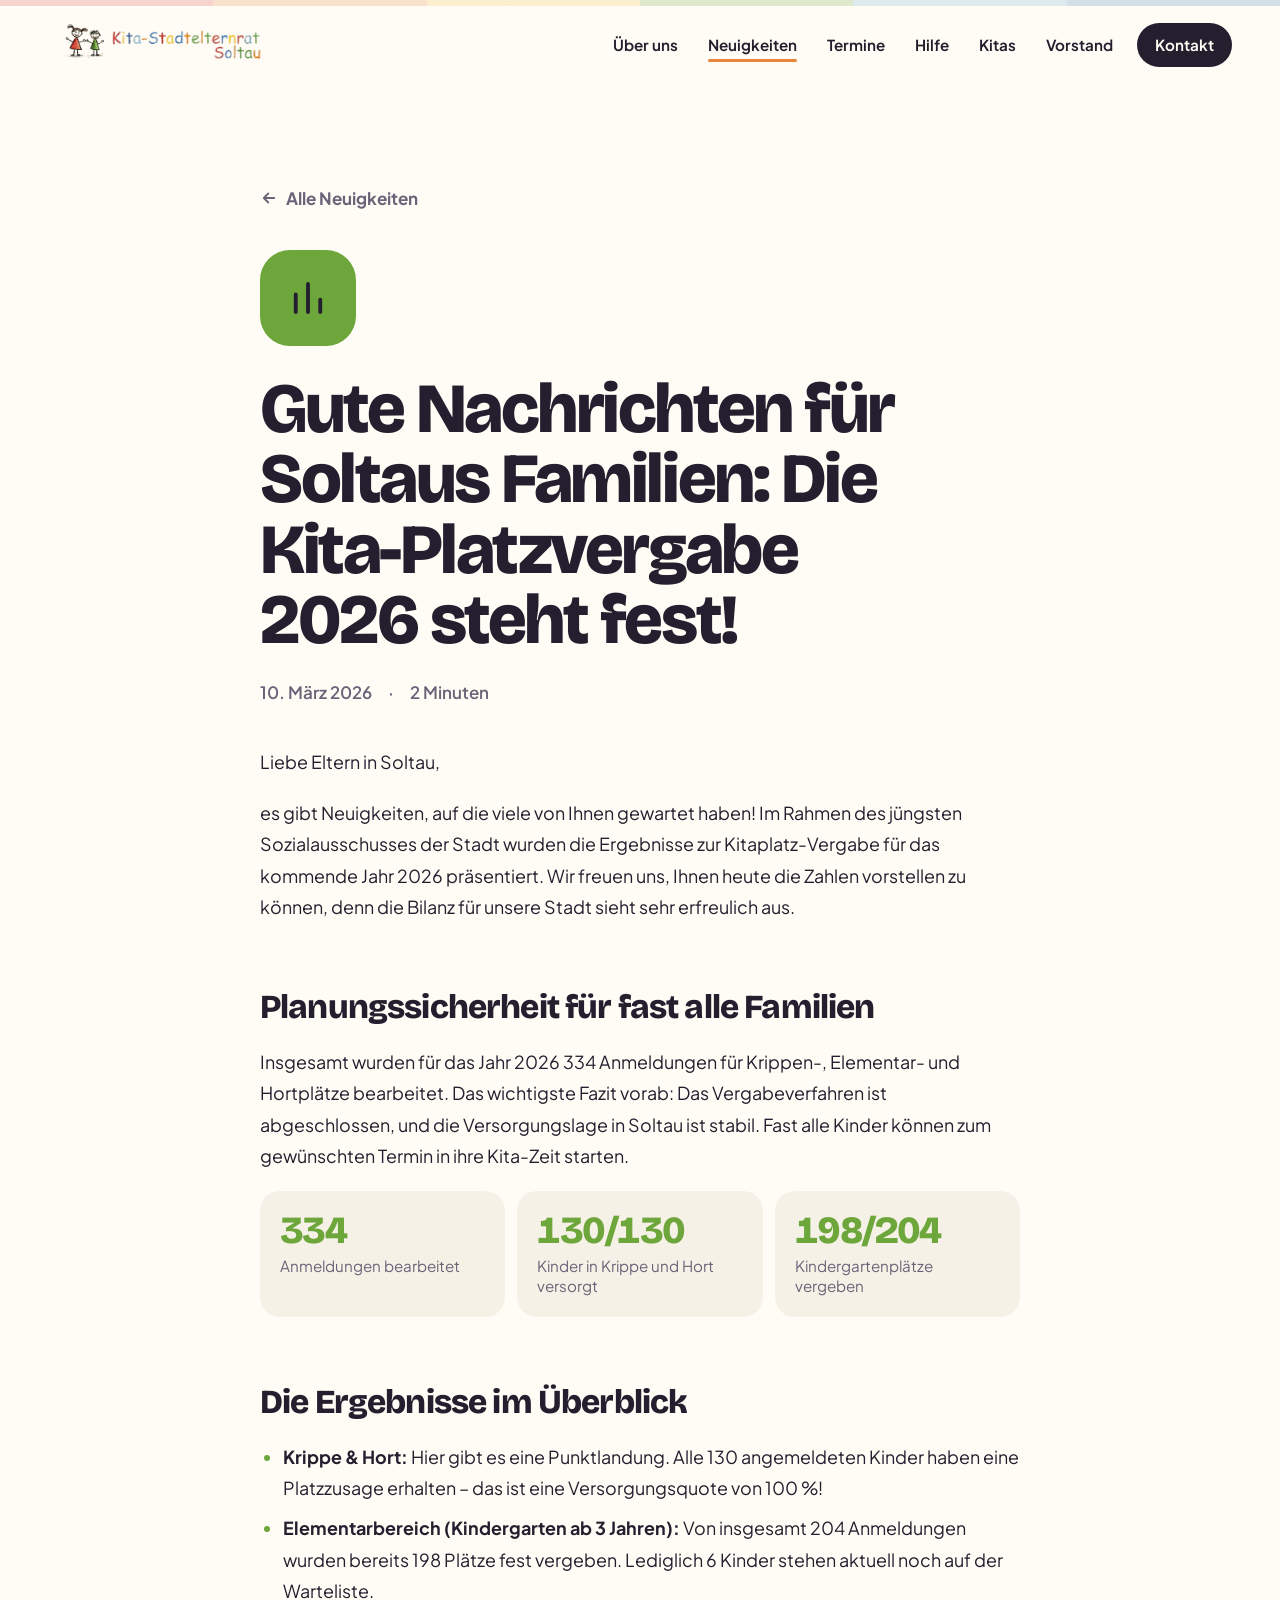
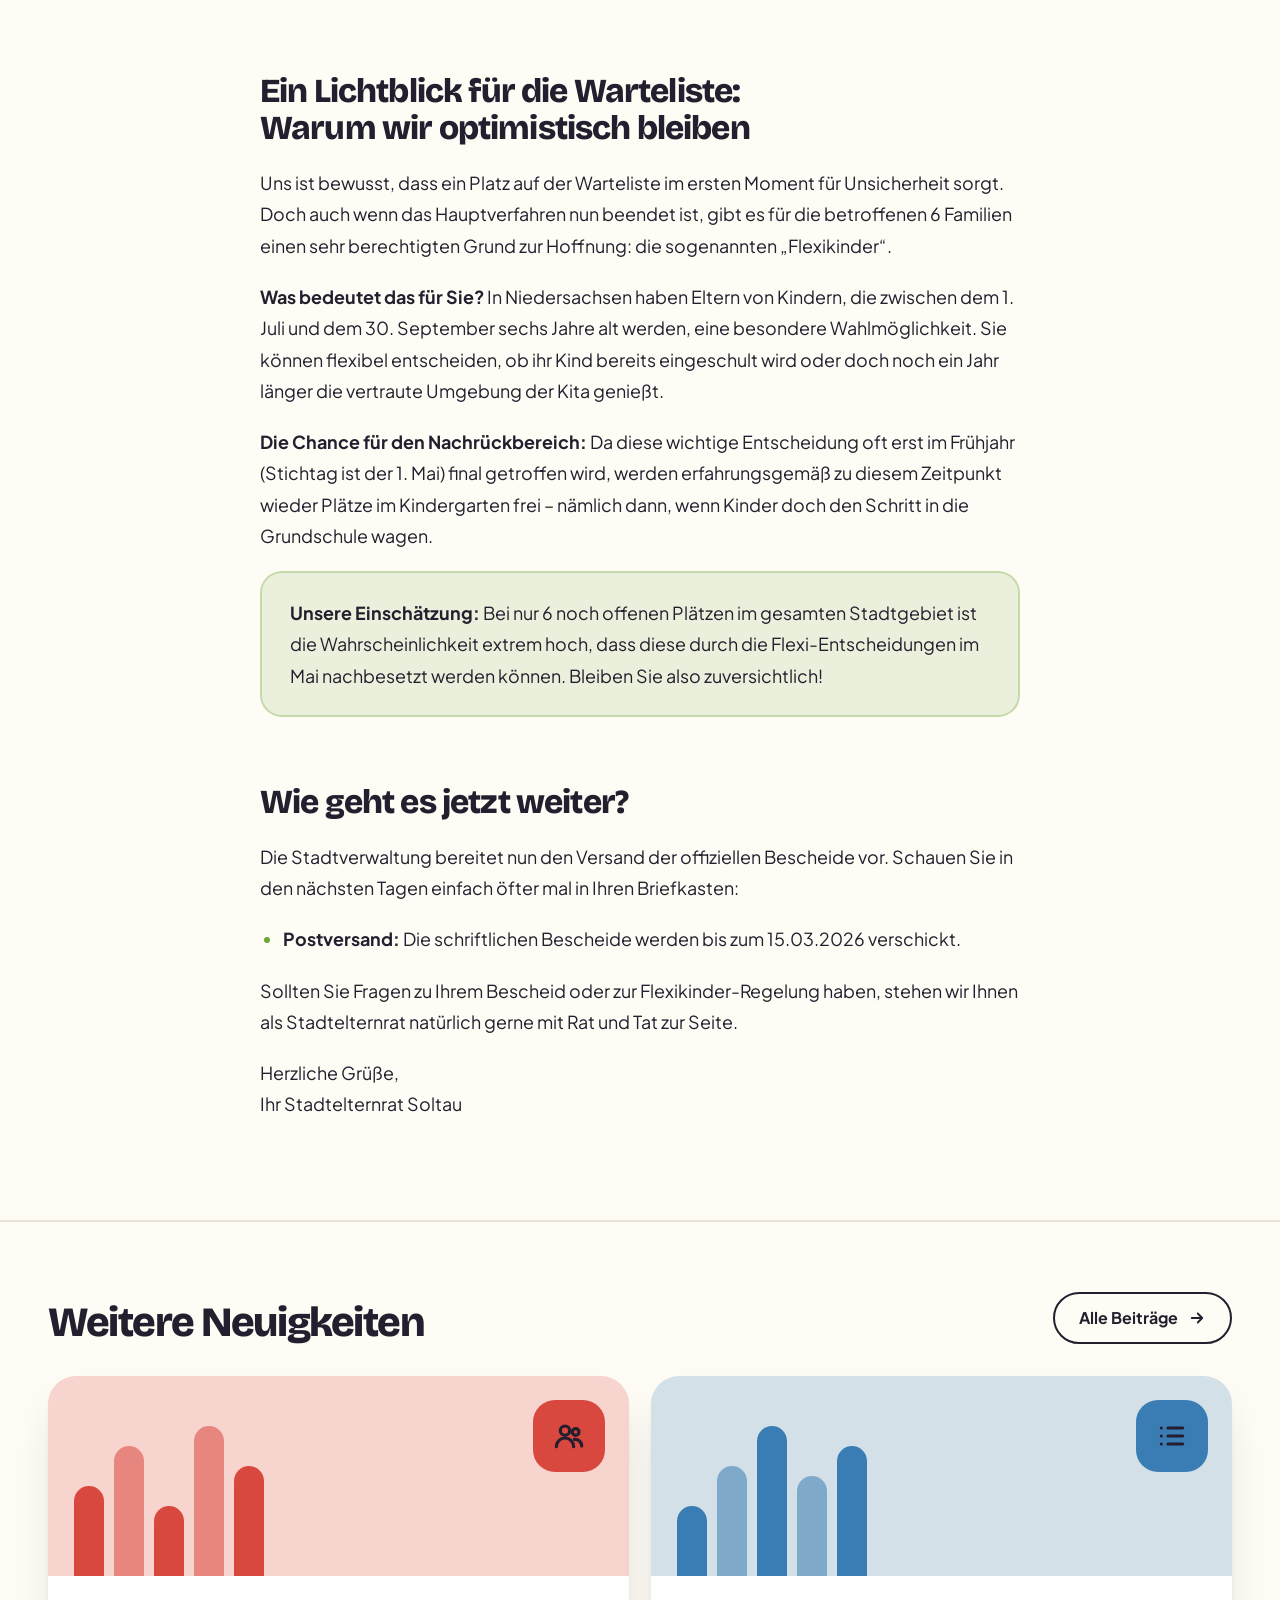
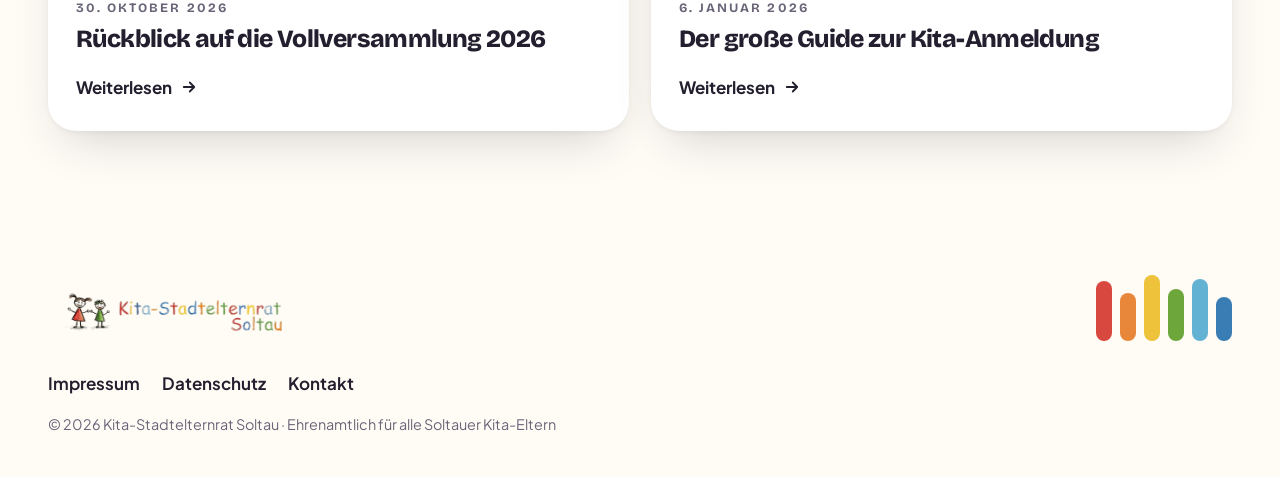
<file: neuigkeiten/kita-platzvergabe-2026.html>
<!doctype html>
<html lang="de">
<head>
<meta charset="utf-8">
<meta name="viewport" content="width=device-width, initial-scale=1, viewport-fit=cover">
<title>Die Kita-Platzvergabe 2026 steht fest · Kita-Stadtelternrat Soltau</title>
<meta name="description" content="334 Anmeldungen, Krippe und Hort zu 100 % versorgt, nur 6 Kinder auf der Warteliste: die Kita-Platzvergabe 2026 in Soltau.">
<meta name="color-scheme" content="only light">
<meta name="theme-color" content="#FFFCF6">
<link rel="icon" href="../bilder/favicon.png">
<link rel="apple-touch-icon" href="../bilder/symbol.png">
<link rel="stylesheet" href="../css/stil.css">
<script>document.documentElement.classList.add('js')</script>
<script src="../js/bewegung.js" defer></script>
</head>
<body style="--c: var(--gruen)">
<a class="springen" href="#inhalt">Zum Inhalt springen</a>

<header class="kopf">
  <div class="bogen"></div>
  <div class="huelle kopf-innen">
    <a class="marke" href="../" aria-label="Kita-Stadtelternrat Soltau, zur Startseite">
      <img src="../bilder/logo.png" alt="Kita-Stadtelternrat Soltau" width="1024" height="200">
    </a>
    <button class="menue-knopf" aria-expanded="false" aria-controls="navi" aria-label="Menü öffnen"><span></span><span></span><span></span></button>
    <nav class="navi" id="navi" aria-label="Hauptmenü">
      <a href="../#ueber-uns" style="--c: var(--rot)">Über uns</a>
      <a href="../neuigkeiten/" style="--c: var(--orange)" aria-current="true">Neuigkeiten</a>
      <a href="../#termine" style="--c: var(--gelb)">Termine</a>
      <a href="../#hilfe" style="--c: var(--gruen)">Hilfe</a>
      <a href="../#kitas" style="--c: var(--tuerkis)">Kitas</a>
      <a href="../#vorstand" style="--c: var(--hellblau)">Vorstand</a>
      <a class="knopf-klein" href="../#kontakt" style="--c: var(--blau)">Kontakt</a>
    </nav>
  </div>
</header>
<div class="lesefortschritt" aria-hidden="true"></div>

<div class="lesefortschritt" aria-hidden="true"></div>

<main id="inhalt">
  <div class="huelle artikel-kopf">
    <a class="zurueck" href="./"><svg viewBox="0 0 24 24" fill="none" stroke="currentColor" stroke-width="2.4" stroke-linecap="round" stroke-linejoin="round" aria-hidden="true"><path d="M19 12H5M11 6l-6 6 6 6"/></svg>Alle Neuigkeiten</a>
    <div class="artikel-kachel" style="view-transition-name: kachel-platzvergabe" aria-hidden="true"><svg viewBox="0 0 24 24" fill="none" stroke="currentColor" stroke-width="2.2" stroke-linecap="round" stroke-linejoin="round"><path d="M5 20V10M12 20V4M19 20v-7"/></svg></div>
    <h1>Gute Nachrichten für Soltaus Familien: Die Kita-Platzvergabe 2026 steht fest!</h1>
    <p class="artikel-meta"><time datetime="2026-03-10">10. März 2026</time><span>·</span><span>2 Minuten</span></p>
  </div>

  <article class="huelle artikel">
<p>Liebe Eltern in Soltau,</p>
    <p>es gibt Neuigkeiten, auf die viele von Ihnen gewartet haben! Im Rahmen des jüngsten Sozialausschusses der Stadt wurden die Ergebnisse zur Kitaplatz-Vergabe für das kommende Jahr 2026 präsentiert. Wir freuen uns, Ihnen heute die Zahlen vorstellen zu können, denn die Bilanz für unsere Stadt sieht sehr erfreulich aus.</p>

    <h2>Planungssicherheit für fast alle Familien</h2>
    <p>Insgesamt wurden für das Jahr 2026 334 Anmeldungen für Krippen-, Elementar- und Hortplätze bearbeitet. Das wichtigste Fazit vorab: Das Vergabeverfahren ist abgeschlossen, und die Versorgungslage in Soltau ist stabil. Fast alle Kinder können zum gewünschten Termin in ihre Kita-Zeit starten.</p>
    <div class="artikel-zahlen">
      <div><b>334</b><span>Anmeldungen bearbeitet</span></div>
      <div><b>130/130</b><span>Kinder in Krippe und Hort versorgt</span></div>
      <div><b>198/204</b><span>Kindergartenplätze vergeben</span></div>
    </div>

    <h2>Die Ergebnisse im Überblick</h2>
    <ul>
      <li><strong>Krippe &amp; Hort:</strong> Hier gibt es eine Punktlandung. Alle 130 angemeldeten Kinder haben eine Platzzusage erhalten – das ist eine Versorgungsquote von 100 %!</li>
      <li><strong>Elementarbereich (Kindergarten ab 3 Jahren):</strong> Von insgesamt 204 Anmeldungen wurden bereits 198 Plätze fest vergeben. Lediglich 6 Kinder stehen aktuell noch auf der Warteliste.</li>
    </ul>

    <h2>Ein Lichtblick für die Warteliste: Warum wir optimistisch bleiben</h2>
    <p>Uns ist bewusst, dass ein Platz auf der Warteliste im ersten Moment für Unsicherheit sorgt. Doch auch wenn das Hauptverfahren nun beendet ist, gibt es für die betroffenen 6 Familien einen sehr berechtigten Grund zur Hoffnung: die sogenannten „Flexikinder“.</p>
    <p><strong>Was bedeutet das für Sie?</strong> In Niedersachsen haben Eltern von Kindern, die zwischen dem 1. Juli und dem 30. September sechs Jahre alt werden, eine besondere Wahlmöglichkeit. Sie können flexibel entscheiden, ob ihr Kind bereits eingeschult wird oder doch noch ein Jahr länger die vertraute Umgebung der Kita genießt.</p>
    <p><strong>Die Chance für den Nachrückbereich:</strong> Da diese wichtige Entscheidung oft erst im Frühjahr (Stichtag ist der 1. Mai) final getroffen wird, werden erfahrungsgemäß zu diesem Zeitpunkt wieder Plätze im Kindergarten frei – nämlich dann, wenn Kinder doch den Schritt in die Grundschule wagen.</p>
    <div class="kasten"><p><strong>Unsere Einschätzung:</strong> Bei nur 6 noch offenen Plätzen im gesamten Stadtgebiet ist die Wahrscheinlichkeit extrem hoch, dass diese durch die Flexi-Entscheidungen im Mai nachbesetzt werden können. Bleiben Sie also zuversichtlich!</p></div>

    <h2>Wie geht es jetzt weiter?</h2>
    <p>Die Stadtverwaltung bereitet nun den Versand der offiziellen Bescheide vor. Schauen Sie in den nächsten Tagen einfach öfter mal in Ihren Briefkasten:</p>
    <ul><li><strong>Postversand:</strong> Die schriftlichen Bescheide werden bis zum 15.03.2026 verschickt.</li></ul>
    <p>Sollten Sie Fragen zu Ihrem Bescheid oder zur Flexikinder-Regelung haben, stehen wir Ihnen als Stadtelternrat natürlich gerne mit Rat und Tat zur Seite.</p>
    <p>Herzliche Grüße,<br>Ihr Stadtelternrat Soltau</p>
  </article>

  <section class="weitere">
    <div class="huelle">
      <div class="kopf-zeile">
        <h2>Weitere Neuigkeiten</h2>
        <a class="knopf" href="./" style="--c: var(--orange)">Alle Beiträge <svg viewBox="0 0 24 24" fill="none" stroke="currentColor" stroke-width="2.4" stroke-linecap="round" stroke-linejoin="round" aria-hidden="true"><path d="M5 12h14M13 6l6 6-6 6"/></svg></a>
      </div>
      <div class="beitraege">
<a class="beitrag" href="vollversammlung-2026.html" style="--c: var(--rot)">
  <div class="beitrag-bild" aria-hidden="true"><i style="--h: 90px; --i: 0"></i><i style="--h: 130px; --i: 1"></i><i style="--h: 70px; --i: 2"></i><i style="--h: 150px; --i: 3"></i><i style="--h: 110px; --i: 4"></i>
    <div class="beitrag-kachel" style="view-transition-name: kachel-vollversammlung"><svg viewBox="0 0 24 24" fill="none" stroke="currentColor" stroke-width="2.4" stroke-linecap="round" stroke-linejoin="round"><circle cx="9" cy="8" r="3.5"/><path d="M2.5 20a6.5 6.5 0 0 1 13 0"/><circle cx="17" cy="9" r="2.5"/><path d="M16 14.5a5 5 0 0 1 5.5 5"/></svg></div>
  </div>
  <div class="beitrag-text"><time datetime="2026-10-30">30. Oktober 2026</time><h3>Rückblick auf die Vollversammlung 2026</h3><span class="weiter">Weiterlesen <svg viewBox="0 0 24 24" fill="none" stroke="currentColor" stroke-width="2.4" stroke-linecap="round" stroke-linejoin="round" aria-hidden="true"><path d="M5 12h14M13 6l6 6-6 6"/></svg></span></div>
</a><a class="beitrag" href="kita-anmeldung-2026.html" style="--c: var(--blau)">
  <div class="beitrag-bild" aria-hidden="true"><i style="--h: 70px; --i: 0"></i><i style="--h: 110px; --i: 1"></i><i style="--h: 150px; --i: 2"></i><i style="--h: 100px; --i: 3"></i><i style="--h: 130px; --i: 4"></i>
    <div class="beitrag-kachel" style="view-transition-name: kachel-anmeldung"><svg viewBox="0 0 24 24" fill="none" stroke="currentColor" stroke-width="2.4" stroke-linecap="round" stroke-linejoin="round"><path d="M9 6h11M9 12h11M9 18h11"/><path d="M4 6h.01M4 12h.01M4 18h.01"/></svg></div>
  </div>
  <div class="beitrag-text"><time datetime="2026-01-06">6. Januar 2026</time><h3>Der große Guide zur Kita-Anmeldung</h3><span class="weiter">Weiterlesen <svg viewBox="0 0 24 24" fill="none" stroke="currentColor" stroke-width="2.4" stroke-linecap="round" stroke-linejoin="round" aria-hidden="true"><path d="M5 12h14M13 6l6 6-6 6"/></svg></span></div>
</a>
      </div>
    </div>
  </section>
</main>

<footer class="fuss">
  <div class="huelle">
    <div class="fuss-raster">
      <img class="fuss-logo" src="../bilder/logo.png" alt="Kita-Stadtelternrat Soltau" width="1024" height="200" loading="lazy">
      <div class="fuss-stifte" aria-hidden="true">
        <i style="--c: var(--rot); --h: 60px"></i><i style="--c: var(--orange); --h: 48px"></i><i style="--c: var(--gelb); --h: 66px"></i>
        <i style="--c: var(--gruen); --h: 52px"></i><i style="--c: var(--hellblau); --h: 62px"></i><i style="--c: var(--blau); --h: 44px"></i>
      </div>
    </div>
    <nav class="fuss-links" aria-label="Rechtliches">
      <a href="../impressum.html">Impressum</a>
      <a href="../datenschutz.html">Datenschutz</a>
      <a href="../#kontakt">Kontakt</a>
    </nav>
    <p class="fuss-klein">© 2026 Kita-Stadtelternrat Soltau · Ehrenamtlich für alle Soltauer Kita-Eltern</p>
  </div>
</footer>
</body>
</html>
</file>
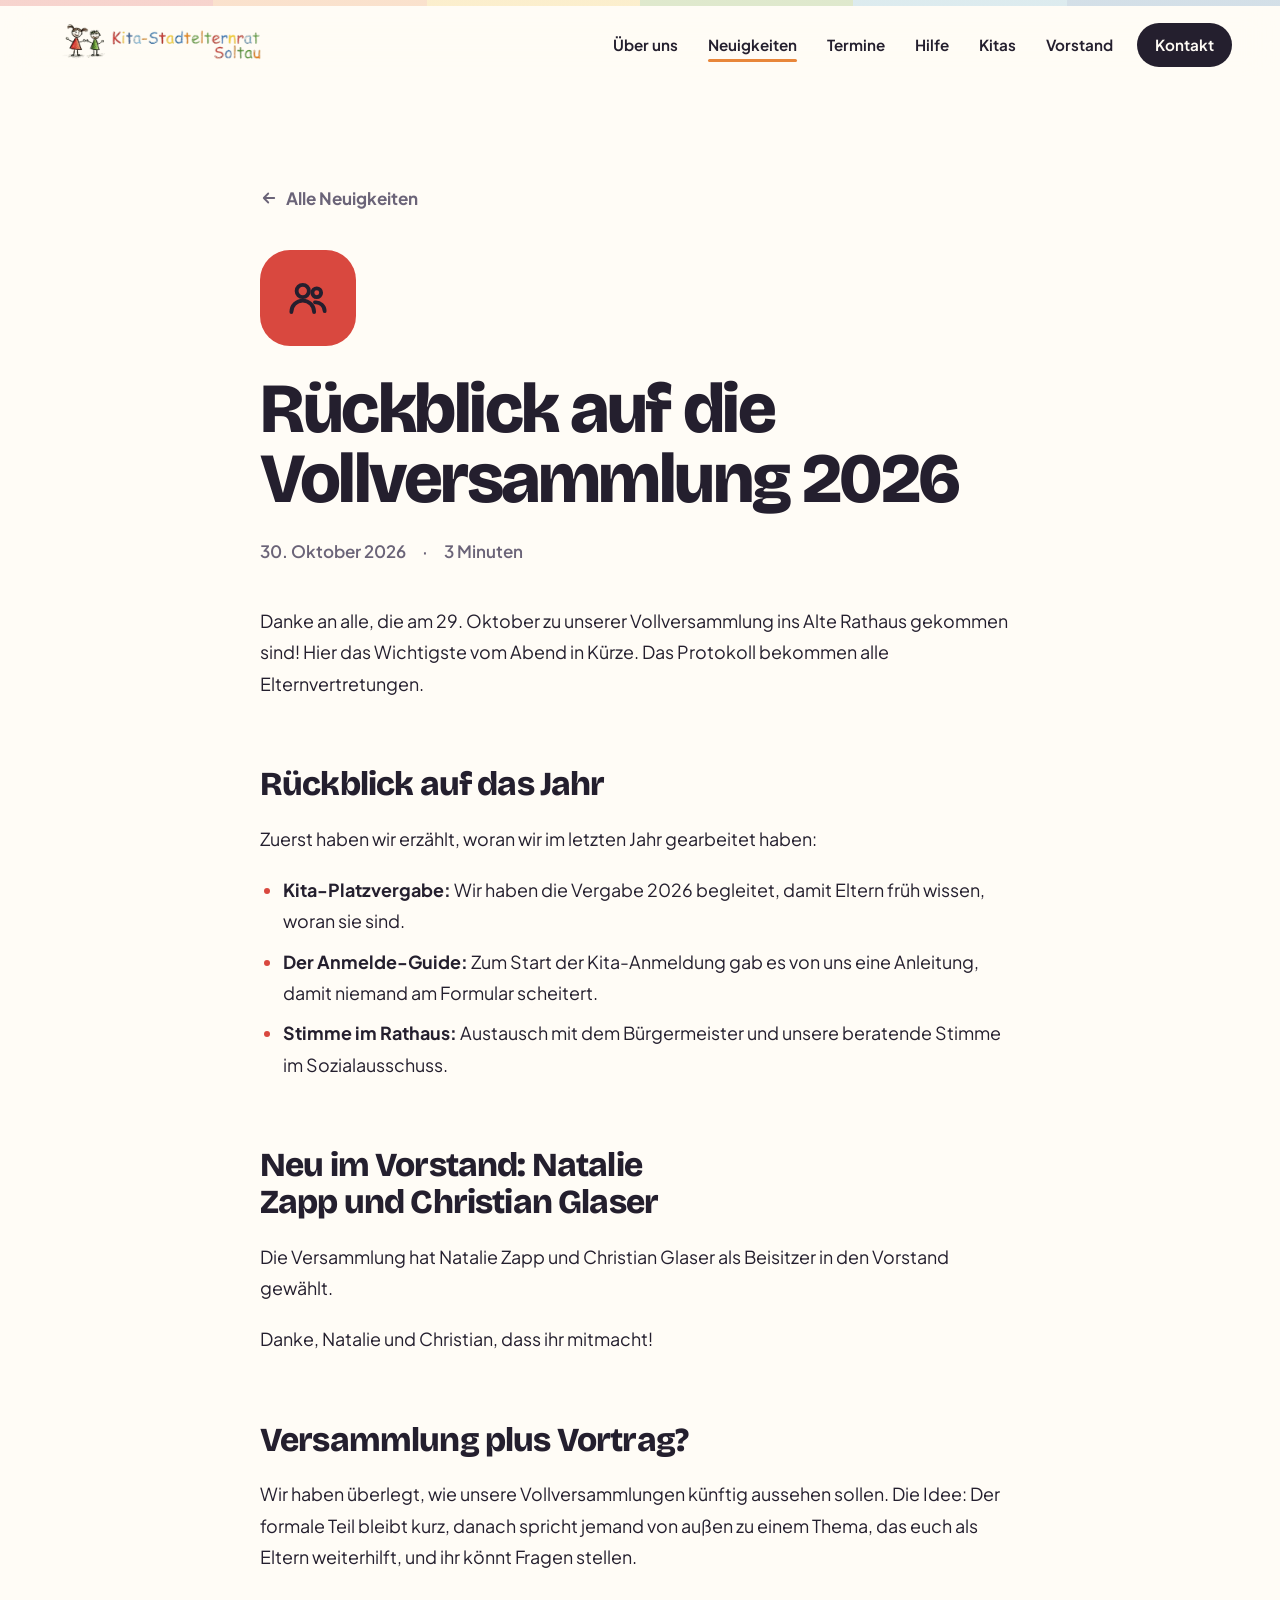
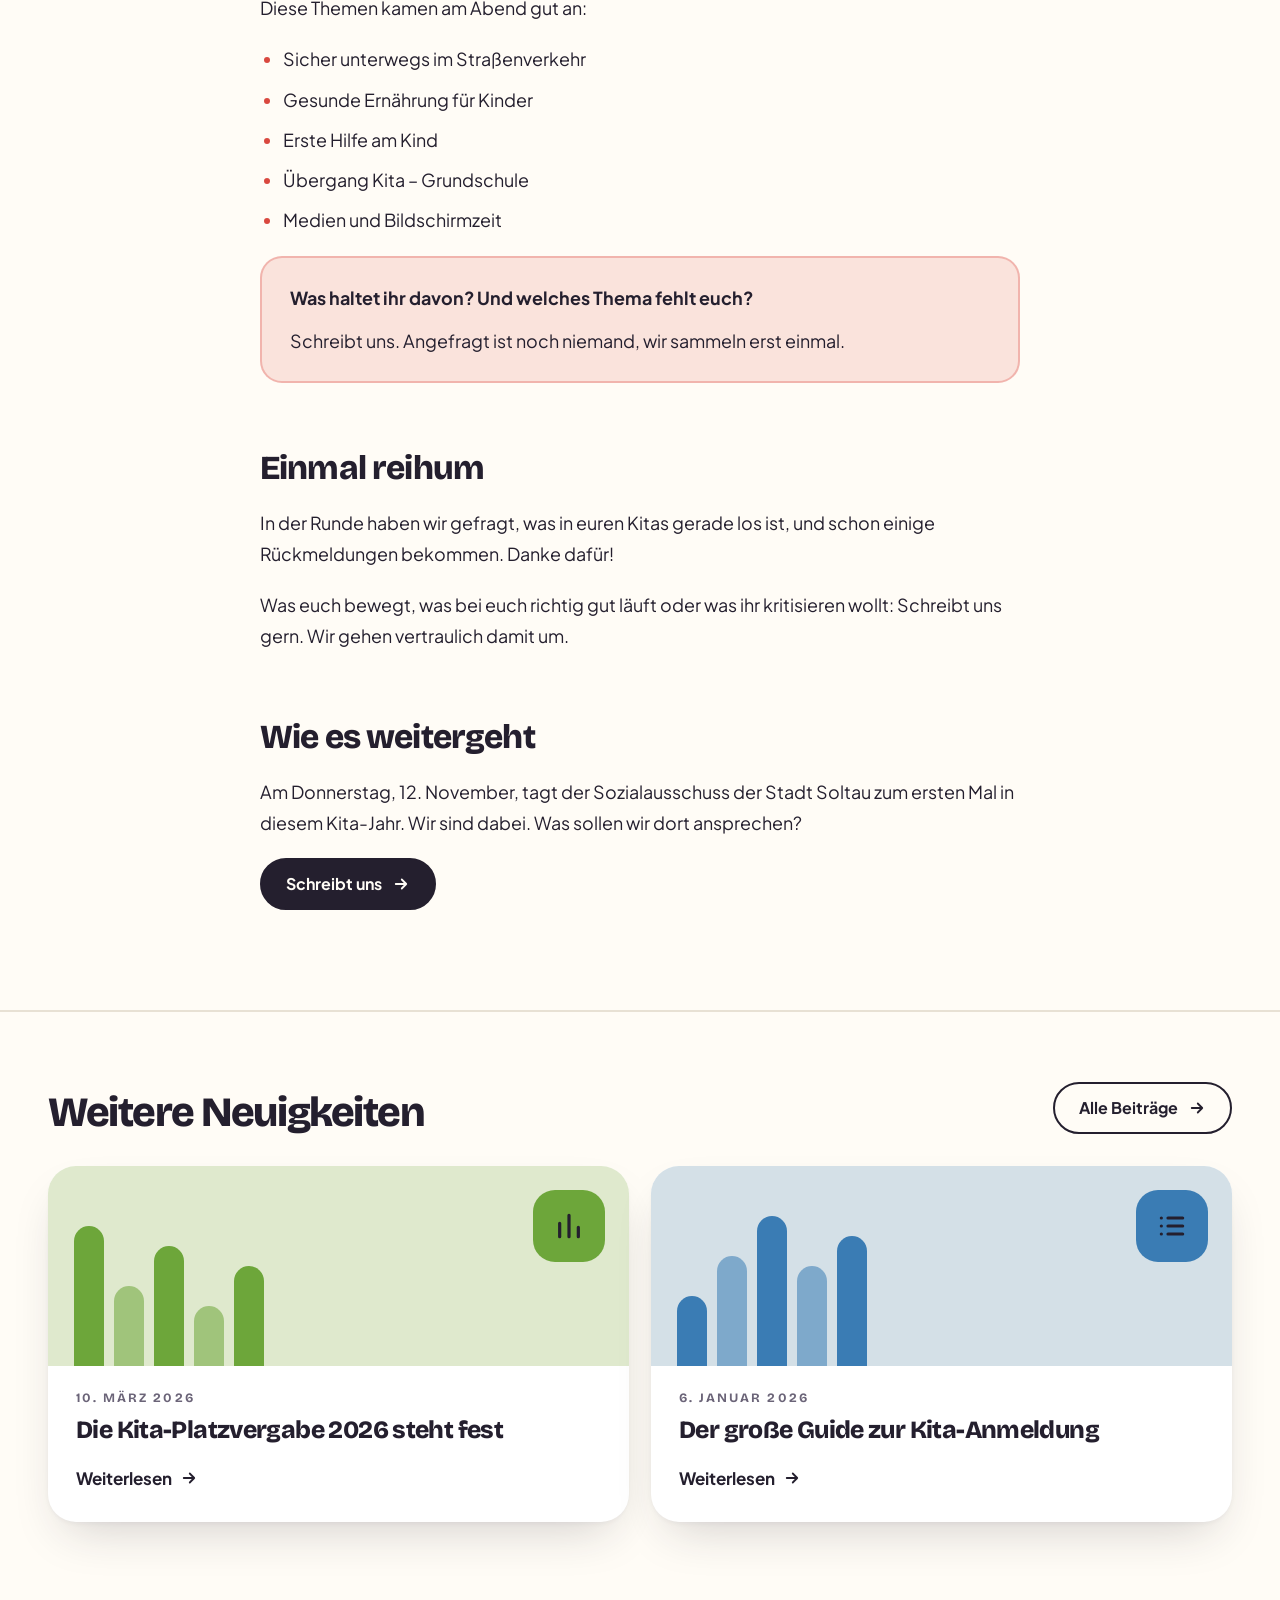
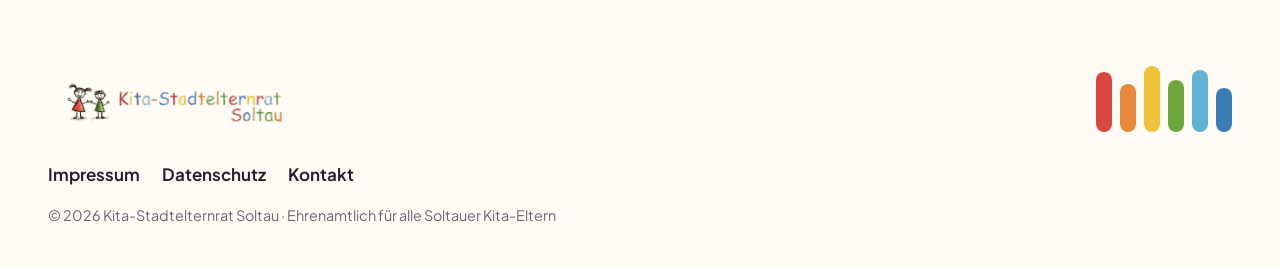
<file: neuigkeiten/vollversammlung-2026.html>
<!doctype html>
<html lang="de">
<head>
<meta charset="utf-8">
<meta name="viewport" content="width=device-width, initial-scale=1, viewport-fit=cover">
<title>Rückblick auf die Vollversammlung 2026 · Kita-Stadtelternrat Soltau</title>
<meta name="description" content="Neu im Vorstand, die Idee mit den Vorträgen und eure Runde aus den Kitas: das Wichtigste von der Vollversammlung am 29. Oktober 2026.">
<meta name="color-scheme" content="only light">
<meta name="theme-color" content="#FFFCF6">
<link rel="icon" href="../bilder/favicon.png">
<link rel="apple-touch-icon" href="../bilder/symbol.png">
<link rel="stylesheet" href="../css/stil.css">
<script>document.documentElement.classList.add('js')</script>
<script src="../js/bewegung.js" defer></script>
</head>
<body style="--c: var(--rot)">
<a class="springen" href="#inhalt">Zum Inhalt springen</a>

<header class="kopf">
  <div class="bogen"></div>
  <div class="huelle kopf-innen">
    <a class="marke" href="../" aria-label="Kita-Stadtelternrat Soltau, zur Startseite">
      <img src="../bilder/logo.png" alt="Kita-Stadtelternrat Soltau" width="1024" height="200">
    </a>
    <button class="menue-knopf" aria-expanded="false" aria-controls="navi" aria-label="Menü öffnen"><span></span><span></span><span></span></button>
    <nav class="navi" id="navi" aria-label="Hauptmenü">
      <a href="../#ueber-uns" style="--c: var(--rot)">Über uns</a>
      <a href="../neuigkeiten/" style="--c: var(--orange)" aria-current="true">Neuigkeiten</a>
      <a href="../#termine" style="--c: var(--gelb)">Termine</a>
      <a href="../#hilfe" style="--c: var(--gruen)">Hilfe</a>
      <a href="../#kitas" style="--c: var(--tuerkis)">Kitas</a>
      <a href="../#vorstand" style="--c: var(--hellblau)">Vorstand</a>
      <a class="knopf-klein" href="../#kontakt" style="--c: var(--blau)">Kontakt</a>
    </nav>
  </div>
</header>
<div class="lesefortschritt" aria-hidden="true"></div>

<main id="inhalt">
  <div class="huelle artikel-kopf">
    <a class="zurueck" href="./"><svg viewBox="0 0 24 24" fill="none" stroke="currentColor" stroke-width="2.4" stroke-linecap="round" stroke-linejoin="round" aria-hidden="true"><path d="M19 12H5M11 6l-6 6 6 6"/></svg>Alle Neuigkeiten</a>
    <div class="artikel-kachel" style="view-transition-name: kachel-vollversammlung" aria-hidden="true"><svg viewBox="0 0 24 24" fill="none" stroke="currentColor" stroke-width="2.2" stroke-linecap="round" stroke-linejoin="round"><circle cx="9" cy="8" r="3.5"/><path d="M2.5 20a6.5 6.5 0 0 1 13 0"/><circle cx="17" cy="9" r="2.5"/><path d="M16 14.5a5 5 0 0 1 5.5 5"/></svg></div>
    <h1>Rückblick auf die Vollversammlung 2026</h1>
    <p class="artikel-meta"><time datetime="2026-10-30">30. Oktober 2026</time><span>·</span><span>3 Minuten</span></p>
  </div>

  <article class="huelle artikel">
    <p>Danke an alle, die am 29. Oktober zu unserer Vollversammlung ins Alte Rathaus gekommen sind! Hier das Wichtigste vom Abend in Kürze. Das Protokoll bekommen alle Elternvertretungen.</p>

    <h2>Rückblick auf das Jahr</h2>
    <p>Zuerst haben wir erzählt, woran wir im letzten Jahr gearbeitet haben:</p>
    <ul>
      <li><strong>Kita-Platzvergabe:</strong> Wir haben die Vergabe 2026 begleitet, damit Eltern früh wissen, woran sie sind.</li>
      <li><strong>Der Anmelde-Guide:</strong> Zum Start der Kita-Anmeldung gab es von uns eine Anleitung, damit niemand am Formular scheitert.</li>
      <li><strong>Stimme im Rathaus:</strong> Austausch mit dem Bürgermeister und unsere beratende Stimme im Sozialausschuss.</li>
    </ul>

    <h2>Neu im Vorstand: Natalie Zapp und Christian Glaser</h2>
    <p>Die Versammlung hat Natalie Zapp und Christian Glaser als Beisitzer in den Vorstand gewählt.</p>
    <p>Danke, Natalie und Christian, dass ihr mitmacht!</p>

    <h2>Versammlung plus Vortrag?</h2>
    <p>Wir haben überlegt, wie unsere Vollversammlungen künftig aussehen sollen. Die Idee: Der formale Teil bleibt kurz, danach spricht jemand von außen zu einem Thema, das euch als Eltern weiterhilft, und ihr könnt Fragen stellen.</p>
    <p>Diese Themen kamen am Abend gut an:</p>
    <ul>
      <li>Sicher unterwegs im Straßenverkehr</li>
      <li>Gesunde Ernährung für Kinder</li>
      <li>Erste Hilfe am Kind</li>
      <li>Übergang Kita – Grundschule</li>
      <li>Medien und Bildschirmzeit</li>
    </ul>
    <div class="kasten">
      <p><strong>Was haltet ihr davon? Und welches Thema fehlt euch?</strong></p>
      <p>Schreibt uns. Angefragt ist noch niemand, wir sammeln erst einmal.</p>
    </div>

    <h2>Einmal reihum</h2>
    <p>In der Runde haben wir gefragt, was in euren Kitas gerade los ist, und schon einige Rückmeldungen bekommen. Danke dafür!</p>
    <p>Was euch bewegt, was bei euch richtig gut läuft oder was ihr kritisieren wollt: Schreibt uns gern. Wir gehen vertraulich damit um.</p>

    <h2>Wie es weitergeht</h2>
    <p>Am Donnerstag, 12. November, tagt der Sozialausschuss der Stadt Soltau zum ersten Mal in diesem Kita-Jahr. Wir sind dabei. Was sollen wir dort ansprechen?</p>
    <div class="knoepfe">
      <a class="knopf knopf-voll" href="mailto:kita.ster.soltau@gmail.com">Schreibt uns
        <svg viewBox="0 0 24 24" fill="none" stroke="currentColor" stroke-width="2.4" stroke-linecap="round" stroke-linejoin="round" aria-hidden="true"><path d="M5 12h14M13 6l6 6-6 6"/></svg></a>
    </div>
  </article>

  <section class="weitere">
    <div class="huelle">
      <div class="kopf-zeile">
        <h2>Weitere Neuigkeiten</h2>
        <a class="knopf" href="./" style="--c: var(--orange)">Alle Beiträge <svg viewBox="0 0 24 24" fill="none" stroke="currentColor" stroke-width="2.4" stroke-linecap="round" stroke-linejoin="round" aria-hidden="true"><path d="M5 12h14M13 6l6 6-6 6"/></svg></a>
      </div>
      <div class="beitraege">
        <a class="beitrag" href="kita-platzvergabe-2026.html" style="--c: var(--gruen)">
          <div class="beitrag-bild" aria-hidden="true">
            <i style="--h: 140px; --i: 0"></i><i style="--h: 80px; --i: 1"></i><i style="--h: 120px; --i: 2"></i><i style="--h: 60px; --i: 3"></i><i style="--h: 100px; --i: 4"></i>
            <div class="beitrag-kachel" style="view-transition-name: kachel-platzvergabe"><svg viewBox="0 0 24 24" fill="none" stroke="currentColor" stroke-width="2.4" stroke-linecap="round" stroke-linejoin="round"><path d="M5 20V10M12 20V4M19 20v-7"/></svg></div>
          </div>
          <div class="beitrag-text">
            <time datetime="2026-03-10">10. März 2026</time>
            <h3>Die Kita-Platzvergabe 2026 steht fest</h3>
            <span class="weiter">Weiterlesen <svg viewBox="0 0 24 24" fill="none" stroke="currentColor" stroke-width="2.4" stroke-linecap="round" stroke-linejoin="round" aria-hidden="true"><path d="M5 12h14M13 6l6 6-6 6"/></svg></span>
          </div>
        </a>
        <a class="beitrag" href="kita-anmeldung-2026.html" style="--c: var(--blau)">
          <div class="beitrag-bild" aria-hidden="true">
            <i style="--h: 70px; --i: 0"></i><i style="--h: 110px; --i: 1"></i><i style="--h: 150px; --i: 2"></i><i style="--h: 100px; --i: 3"></i><i style="--h: 130px; --i: 4"></i>
            <div class="beitrag-kachel" style="view-transition-name: kachel-anmeldung"><svg viewBox="0 0 24 24" fill="none" stroke="currentColor" stroke-width="2.4" stroke-linecap="round" stroke-linejoin="round"><path d="M9 6h11M9 12h11M9 18h11"/><path d="M4 6h.01M4 12h.01M4 18h.01"/></svg></div>
          </div>
          <div class="beitrag-text">
            <time datetime="2026-01-06">6. Januar 2026</time>
            <h3>Der große Guide zur Kita-Anmeldung</h3>
            <span class="weiter">Weiterlesen <svg viewBox="0 0 24 24" fill="none" stroke="currentColor" stroke-width="2.4" stroke-linecap="round" stroke-linejoin="round" aria-hidden="true"><path d="M5 12h14M13 6l6 6-6 6"/></svg></span>
          </div>
        </a>
      </div>
    </div>
  </section>
</main>

<footer class="fuss">
  <div class="huelle">
    <div class="fuss-raster">
      <img class="fuss-logo" src="../bilder/logo.png" alt="Kita-Stadtelternrat Soltau" width="1024" height="200" loading="lazy">
      <div class="fuss-stifte" aria-hidden="true">
        <i style="--c: var(--rot); --h: 60px"></i><i style="--c: var(--orange); --h: 48px"></i><i style="--c: var(--gelb); --h: 66px"></i>
        <i style="--c: var(--gruen); --h: 52px"></i><i style="--c: var(--hellblau); --h: 62px"></i><i style="--c: var(--blau); --h: 44px"></i>
      </div>
    </div>
    <nav class="fuss-links" aria-label="Rechtliches">
      <a href="../impressum.html">Impressum</a>
      <a href="../datenschutz.html">Datenschutz</a>
      <a href="../#kontakt">Kontakt</a>
    </nav>
    <p class="fuss-klein">© 2026 Kita-Stadtelternrat Soltau · Ehrenamtlich für alle Soltauer Kita-Eltern</p>
  </div>
</footer>
</body>
</html>
</file>
<file: css/stil.css>
/* Kita-Stadtelternrat Soltau
   Farben aus dem Logo gemessen, wie auf Einladung, Folien und Instagram.
   Jeder Bereich bekommt eine der sechs Farben, die Wachsmalstifte sind das Erkennungszeichen. */

@font-face {
  font-family: "Bricolage Grotesque";
  src: url("../schriften/bricolage-grotesque.woff2") format("woff2");
  font-weight: 400 800;
  font-display: swap;
}
@font-face {
  font-family: "Plus Jakarta Sans";
  src: url("../schriften/plus-jakarta-sans.woff2") format("woff2");
  font-weight: 400 700;
  font-display: swap;
}

@view-transition { navigation: auto; }

:root {
  --rot: #D9483F;
  --orange: #E8863A;
  --gelb: #EFC23C;
  --gruen: #6DA63A;
  --tuerkis: #40AC9F;        /* die siebte Farbe, zwischen Grün und Hellblau, für die Kitas */
  --hellblau: #62B2D4;
  --blau: #3A7CB4;

  --tinte: #241F2E;
  --leise: #6B6478;
  --papier: #FFFCF6;
  --sanft: #F6F1E7;
  --karte: #FFFFFF;
  --linie: #E8E1D4;
  --nacht: #241F2E;          /* die dunklen Bereiche wie Zahlen und Hilfe */
  --nacht-text: #F5F1FA;
  --nacht-leise: #ADA4BD;
  --auf-farbe: #241F2E;      /* Schrift auf den Farbfeldern: Weiß auf Gelb wäre unlesbar */

  --schatten: 0 2px 4px rgba(36, 31, 46, .04), 0 22px 50px -18px rgba(36, 31, 46, .22);
  --rund: 28px;
  --rand: clamp(16px, 4.5vw, 48px);
  --breite: 1220px;

  --anzeige: "Bricolage Grotesque", "Arial Black", system-ui, sans-serif;
  --text: "Plus Jakarta Sans", system-ui, -apple-system, "Segoe UI", Roboto, sans-serif;

  --weich: cubic-bezier(.22, 1, .36, 1);
  --feder: cubic-bezier(.34, 1.56, .64, 1);
  color-scheme: only light;   /* immer hell, auch wenn das Handy dunkel eingestellt ist */
}


/* ── Grundlagen ─────────────────────────────────────────────── */
*, *::before, *::after { box-sizing: border-box; }
html { -webkit-text-size-adjust: 100%; scroll-behavior: smooth; scroll-padding-top: 90px; overflow-x: clip; }
body {
  margin: 0;
  background: var(--papier);
  color: var(--tinte);
  font: 400 1.0625rem/1.65 var(--text);
  overflow-x: clip;
  -webkit-font-smoothing: antialiased;
}
img { max-width: 100%; height: auto; display: block; }
a { color: inherit; }
h1, h2, h3 {
  font-family: var(--anzeige);
  font-weight: 800;
  line-height: 1;
  letter-spacing: -.035em;
  margin: 0;
  text-wrap: balance;
}
p, ul, ol, figure { margin: 0; }
:focus-visible { outline: 3px solid var(--blau); outline-offset: 3px; border-radius: 8px; }
::selection { background: var(--gelb); color: var(--auf-farbe); }

.huelle { width: min(var(--breite), 100% - 2 * var(--rand)); margin-inline: auto; }
.nur-vorleser {
  position: absolute; width: 1px; height: 1px; overflow: hidden;
  clip: rect(0 0 0 0); white-space: nowrap;
}
.springen {
  position: absolute; left: 16px; top: -60px; z-index: 100;
  background: var(--tinte); color: var(--papier); padding: 10px 16px; border-radius: 12px;
  font-weight: 700; text-decoration: none; transition: top .2s;
}
.springen:focus { top: 16px; }

/* Die sechs Farben als Streifen, wie oben auf jedem Druckstück */
.bogen {
  height: 6px;
  background: linear-gradient(90deg,
    var(--rot) 0 16.66%, var(--orange) 0 33.33%, var(--gelb) 0 50%,
    var(--gruen) 0 66.66%, var(--hellblau) 0 83.33%, var(--blau) 0);
}

/* ── Kopf ───────────────────────────────────────────────────── */
.kopf {
  position: sticky; top: 0; z-index: 50;
  transition: box-shadow .4s var(--weich);
}
/* Milchglas auf eigener Ebene: direkt auf .kopf würde es das Handy-Menü in die Kopfzeile sperren */
.kopf::before {
  content: ""; position: absolute; inset: 0; z-index: -1;
  background: color-mix(in srgb, var(--papier) 84%, transparent);
  -webkit-backdrop-filter: saturate(1.5) blur(16px);
  backdrop-filter: saturate(1.5) blur(16px);
}
.kopf.gescrollt { box-shadow: 0 1px 0 var(--linie), 0 14px 34px -24px rgba(36, 31, 46, .45); }
.kopf .bogen { opacity: .22; }
/* Beim Scrollen malt sich der blasse Streifen von links kräftig aus, jede Farbe an ihrer Stelle */
.kopf .fortschritt {
  position: absolute; left: 0; top: 0; width: 100%; height: 6px; opacity: 1;
  clip-path: inset(0 calc(100% - var(--fortschritt, 0) * 100%) 0 0);
}
.kopf-innen {
  display: flex; align-items: center; justify-content: space-between; gap: 20px;
  height: 78px; transition: height .4s var(--weich);
}
.kopf.gescrollt .kopf-innen { height: 64px; }
.marke { display: flex; align-items: center; flex: none; border-radius: 14px; }
.marke img { height: 46px; width: auto; transition: height .4s var(--weich); }
.kopf.gescrollt .marke img { height: 40px; }

.navi { display: flex; align-items: center; gap: 2px; }
.navi a {
  --c: var(--blau);
  position: relative; padding: 9px 14px; border-radius: 999px;
  font-weight: 650; font-size: .95rem; text-decoration: none; white-space: nowrap;
  transition: background-color .25s, color .25s;
}
.navi a::after {
  content: ""; position: absolute; left: 14px; right: 14px; bottom: 5px; height: 3px; border-radius: 3px;
  background: var(--c); transform: scaleX(0); transform-origin: 0 50%; transition: transform .35s var(--weich);
}
.navi a:hover::after, .navi a[aria-current]::after { transform: scaleX(1); }
.navi a.knopf-klein {
  background: var(--tinte); color: var(--papier); margin-left: 8px; padding-inline: 18px;
}
.navi a.knopf-klein::after { display: none; }
.navi a.knopf-klein:hover { background: var(--rot); color: #fff; }

.menue-knopf {
  display: none; position: relative; z-index: 70;
  width: 50px; height: 50px; border: 0; border-radius: 16px;
  background: var(--tinte); color: var(--papier); cursor: pointer;
}
.menue-knopf span {
  position: absolute; left: 14px; right: 14px; height: 3px; border-radius: 3px; background: currentColor;
  transition: transform .4s var(--feder), opacity .2s;
}
.menue-knopf span:nth-child(1) { top: 17px; }
.menue-knopf span:nth-child(2) { top: 24px; }
.menue-knopf span:nth-child(3) { top: 31px; }
.menue-offen .menue-knopf span:nth-child(1) { transform: translateY(7px) rotate(45deg); }
.menue-offen .menue-knopf span:nth-child(2) { opacity: 0; transform: scaleX(0); }
.menue-offen .menue-knopf span:nth-child(3) { transform: translateY(-7px) rotate(-45deg); }

@media (max-width: 980px) {
  .menue-knopf { display: block; }
  .navi {
    position: fixed; inset: 0; z-index: 60;
    flex-direction: column; align-items: stretch; justify-content: center; gap: 6px;
    padding: calc(90px + env(safe-area-inset-top, 0px)) var(--rand) calc(40px + env(safe-area-inset-bottom, 0px));
    background: var(--papier);
    clip-path: circle(0 at calc(100% - 45px) 40px);
    transition: clip-path .7s var(--weich);
    visibility: hidden;
  }
  .menue-offen .navi { clip-path: circle(150% at calc(100% - 45px) 40px); visibility: visible; }
  .navi a {
    font-family: var(--anzeige); font-size: clamp(2rem, 9vw, 3rem); font-weight: 800;
    letter-spacing: -.03em; padding: 6px 0 6px 64px; border-radius: 0;
    opacity: 0; transform: translateY(24px);
    transition: opacity .5s var(--weich), transform .6s var(--weich);
  }
  .navi a::before {
    content: ""; position: absolute; left: 0; top: 50%; width: 42px; height: 42px; margin-top: -21px;
    border-radius: 13px; background: var(--c);
  }
  .navi a::after { display: none; }
  .navi a.knopf-klein { background: none; color: inherit; margin: 0; padding-left: 64px; }
  .menue-offen .navi a { opacity: 1; transform: none; }
  .menue-offen .navi a:nth-child(1) { transition-delay: .15s; }
  .menue-offen .navi a:nth-child(2) { transition-delay: .2s; }
  .menue-offen .navi a:nth-child(3) { transition-delay: .25s; }
  .menue-offen .navi a:nth-child(4) { transition-delay: .3s; }
  .menue-offen .navi a:nth-child(5) { transition-delay: .35s; }
  .menue-offen .navi a:nth-child(6) { transition-delay: .4s; }
  .menue-offen .navi a:nth-child(7) { transition-delay: .45s; }
  .menue-offen { overflow: hidden; }
}

/* ── Knöpfe ─────────────────────────────────────────────────── */
.knoepfe { display: flex; flex-wrap: wrap; gap: 12px; }
.knopf {
  --c: var(--tinte);
  display: inline-flex; align-items: center; gap: 10px;
  padding: 15px 24px; border-radius: 999px;
  border: 2px solid var(--tinte); background: transparent; color: var(--tinte);
  font: 700 1rem/1 var(--text); text-decoration: none; cursor: pointer;
  transition: transform .4s var(--feder), background-color .25s, color .25s, border-color .25s;
  will-change: transform;
}
.knopf svg { width: 18px; height: 18px; transition: transform .35s var(--feder); }
.knopf:hover svg { transform: translateX(4px); }
.knopf:hover { border-color: var(--c); }
.knopf-voll { background: var(--tinte); color: var(--papier); }
.knopf-voll:hover { background: var(--rot); border-color: var(--rot); color: #fff; }
.knopf-hell { border-color: var(--nacht-text); color: var(--nacht-text); }
.knopf-hell.knopf-voll { background: var(--nacht-text); color: var(--nacht); }
.knopf-hell.knopf-voll:hover { background: var(--gelb); border-color: var(--gelb); color: var(--auf-farbe); }
.knopf-hell:not(.knopf-voll):hover { border-color: var(--gelb); color: var(--gelb); }

/* ── Bereiche ───────────────────────────────────────────────── */
.bereich { padding-block: clamp(80px, 12vw, 150px); position: relative; }
.dachzeile {
  display: inline-flex; align-items: center; gap: 12px;
  font: 700 .82rem/1 var(--anzeige); letter-spacing: .2em; text-transform: uppercase; color: var(--leise);
}
.dachzeile i {
  display: block; width: 26px; height: 26px; border-radius: 8px; background: var(--c, var(--rot)); flex: none;
}
.titel-gross { font-size: clamp(2.6rem, 6.4vw, 5.2rem); margin-top: 18px; }
.titel-mittel { font-size: clamp(2rem, 4.4vw, 3.4rem); margin-top: 16px; }
.einleitung { font-size: clamp(1.1rem, 1.6vw, 1.3rem); line-height: 1.6; color: var(--leise); max-width: 60ch; margin-top: 24px; }
.einleitung b, .einleitung strong { color: var(--tinte); font-weight: 650; }
.farbe-rot { color: var(--rot); }

/* ── Startbild ──────────────────────────────────────────────── */
.held { padding-block: clamp(40px, 7vw, 100px) clamp(60px, 8vw, 110px); position: relative; }
.held-raster {
  display: grid; grid-template-columns: minmax(0, 1.25fr) minmax(0, .9fr);
  gap: clamp(24px, 5vw, 80px); align-items: end;
}
.held-titel { font-size: clamp(2.9rem, 8.2vw, 7.4rem); line-height: .93; letter-spacing: -.045em; margin-top: 22px; }
.wort { display: inline-block; overflow: clip; overflow-clip-margin: .12em; vertical-align: top; padding-bottom: .06em; }
.wort > span {
  display: inline-block; transform: translateY(105%);
  animation: wort-auf 1s var(--weich) calc(.1s + var(--i, 0) * .07s) forwards;
}
@keyframes wort-auf { to { transform: none; } }
.stimme { position: relative; display: inline-block; color: var(--rot); white-space: nowrap; }
.kritzel {
  position: absolute; left: -2%; bottom: -.16em; width: 104%; height: .32em; overflow: visible;
  pointer-events: none;
}
.kritzel path {
  fill: none; stroke: var(--rot); stroke-width: 7; stroke-linecap: round; stroke-linejoin: round;
  stroke-dasharray: 700; stroke-dashoffset: 700; opacity: .9;
  animation: kritzeln 1.1s var(--weich) 1.05s forwards;
}
@keyframes kritzeln { to { stroke-dashoffset: 0; } }
.held-unter {
  font-size: clamp(1.1rem, 1.7vw, 1.35rem); line-height: 1.55; color: var(--leise);
  max-width: 34ch; margin-top: 28px;
}
.held .knoepfe { margin-top: 34px; }
.einblenden { opacity: 0; transform: translateY(18px); animation: einblenden .9s var(--weich) var(--d, .6s) forwards; }
@keyframes einblenden { to { opacity: 1; transform: none; } }

.held-bild {
  position: relative; height: clamp(300px, 40vw, 500px);
  display: flex; align-items: flex-end; justify-content: center;
  --mx: 0; --my: 0;
}
.stifte {
  display: flex; align-items: flex-end; justify-content: flex-end; gap: clamp(8px, 1.4vw, 18px);
  flex: 1; min-width: 0; height: 100%; padding-bottom: 6px;
  transform: translate(calc(var(--mx) * -10px), calc(var(--my) * -6px));
  transition: transform .8s var(--weich);
  /* unten abgeschnitten: die Stifte schieben sich von unten ins Bild */
  clip-path: inset(-140px -60px -8px -60px);
}
/* Wachsmalstifte wie die, mit denen das Logo gemalt ist: Spitze, Wachs, Papier mit Wellenlinien */
.stift {
  --h: 300;
  --kragen: 14px;   /* freies Wachs unter der Spitze */
  --ende: 7px;      /* freies Wachs am unteren Ende */
  --licht: linear-gradient(90deg, rgba(36, 31, 46, .08), rgba(255, 255, 255, .45) 17%, rgba(255, 255, 255, 0) 40%,
                           rgba(36, 31, 46, 0) 60%, rgba(36, 31, 46, .28));
  --welle: url("data:image/svg+xml,%3Csvg xmlns='http://www.w3.org/2000/svg' viewBox='0 0 20 12' preserveAspectRatio='none'%3E%3Cpath d='M0 3.5Q5 .5 10 3.5T20 3.5M0 8.5Q5 5.5 10 8.5T20 8.5' fill='none' stroke='rgba(36,31,46,.5)' stroke-width='1.6' vector-effect='non-scaling-stroke'/%3E%3C/svg%3E");
  display: flex; flex-direction: column; flex: 0 1 58px; min-width: 18px;
  height: calc(var(--h) / 330 * 100%);
  filter: drop-shadow(4px 5px 5px rgba(36, 31, 46, .16));
  transform-origin: 50% 100%;
  transform: translateY(115%);
  animation:
    stift-auf 1.2s var(--feder) calc(.3s + var(--i) * .09s) forwards,
    stift-wippen 4.8s ease-in-out calc(1.6s + var(--i) * -.8s) infinite alternate;
  rotate: calc(var(--mx) * (var(--i) - 2.5) * 1.6deg);
  transition: rotate .8s var(--weich);
}
/* die Spitze, schon ein bisschen abgemalt */
.stift::before {
  content: ""; flex: none; aspect-ratio: 1 / 1.05; margin-bottom: -1px;
  background: radial-gradient(ellipse 22% 9% at 51% 7%, rgba(255, 255, 255, .5), transparent), var(--licht), var(--c);
  --spitze: url("data:image/svg+xml,%3Csvg xmlns='http://www.w3.org/2000/svg' viewBox='0 0 100 105' preserveAspectRatio='none'%3E%3Cpath d='M0 105V99C0 95 1.5 91 3.5 87L33 16C35.5 10 39 7.5 45 6.5L56 4.5C62 3.5 65.5 6 67.5 11L96.5 87C98.5 91 100 95 100 99V105Z'/%3E%3C/svg%3E");
  -webkit-mask: var(--spitze) 0 0 / 100% 100% no-repeat;
  mask: var(--spitze) 0 0 / 100% 100% no-repeat;
}
/* der Stift im Papier */
.stift::after {
  --papier-hoehe: calc(100% - var(--kragen) - var(--ende));
  content: ""; flex: 1; min-height: 0; border-radius: 0 0 7px 7px;
  background:
    var(--licht),
    var(--welle) 0 calc(var(--kragen) + 8px) / var(--wellen, 50%) 12px repeat-x,
    var(--welle) 0 calc(100% - var(--ende) - 8px) / var(--wellen, 50%) 12px repeat-x,
    linear-gradient(rgba(36, 31, 46, .45) 0 2px, transparent 2px calc(100% - 2px), rgba(36, 31, 46, .45) 0)
      0 var(--kragen) / 100% var(--papier-hoehe) no-repeat,
    linear-gradient(color-mix(in oklab, var(--c) 88%, #241F2E) 0 0) 0 var(--kragen) / 100% var(--papier-hoehe) no-repeat,
    var(--c);
}
@keyframes stift-auf { to { transform: none; } }
@keyframes stift-wippen { from { translate: 0 0; } to { translate: 0 -14px; } }
.held-bild { padding-left: clamp(90px, 13vw, 170px); }
.kinder {
  position: absolute; left: 0; bottom: 0; width: clamp(100px, 13vw, 170px);
  transform-origin: 50% 100%;
  opacity: 0; animation: einblenden .8s var(--weich) 1.2s forwards, winken 3.2s ease-in-out 2.2s infinite;
  translate: calc(var(--mx) * 14px) 0;
  transition: translate .8s var(--weich);
}
@keyframes winken { 0%, 100% { rotate: 0deg; } 50% { rotate: -3deg; } }
.held-schatten {
  position: absolute; left: 8%; right: 8%; bottom: -4px; height: 14px; border-radius: 50%;
  background: radial-gradient(closest-side, rgba(36, 31, 46, .18), transparent);
}

@media (max-width: 860px) {
  .held-raster { grid-template-columns: 1fr; }
  .held-bild { height: 215px; order: -1; margin-bottom: -12px; justify-content: flex-end; }
  .stifte { height: 100%; gap: 10px; }
  /* schmal wie echte Wachsmalstifte, sonst wirken sie auf dem Handy wie Klötze */
  .stift { flex-basis: 22px; --kragen: 9px; --ende: 5px; --wellen: 100%; }
  .kinder { left: 0; width: 130px; }
}

/* ── Laufband ───────────────────────────────────────────────── */
.laufband {
  background: var(--nacht); color: var(--nacht-text);
  transform: rotate(-1.6deg); margin-inline: -20px; padding: 18px 0; overflow: hidden;
  position: relative; z-index: 2;
}
.laufband-spur {
  display: flex; width: max-content; gap: 34px; align-items: center;
  animation: laufen 46s linear infinite;
}
.laufband:hover .laufband-spur { animation-play-state: paused; }
.laufband span { font: 800 clamp(1.3rem, 2.6vw, 2rem)/1 var(--anzeige); letter-spacing: -.02em; white-space: nowrap; }
.laufband b { display: block; width: 18px; height: 18px; border-radius: 6px; background: var(--c); flex: none; rotate: 12deg; }
@keyframes laufen { to { transform: translateX(-50%); } }

/* ── Erscheinen beim Scrollen ───────────────────────────────── */
.js .zeigen { opacity: 0; transform: translateY(40px); transition: opacity .9s var(--weich), transform 1s var(--weich); transition-delay: calc(var(--n, 0) * 90ms); }
.js .zeigen.da { opacity: 1; transform: none; }

/* ── Wer wir sind ───────────────────────────────────────────── */
.drei { display: grid; grid-template-columns: repeat(3, minmax(0, 1fr)); gap: 20px; margin-top: 56px; }
.drei-karte {
  position: relative; padding: 34px 30px 36px; border-radius: var(--rund);
  background: var(--nacht); color: var(--nacht-text); overflow: hidden;
  transform-style: preserve-3d;
  transition: transform .5s var(--weich), box-shadow .5s var(--weich);
}
.drei-karte:hover { box-shadow: var(--schatten); }
.drei-karte .symbol {
  width: 64px; height: 64px; border-radius: 20px; background: var(--c);
  display: grid; place-items: center; color: var(--auf-farbe);
  transition: transform .6s var(--feder), border-radius .6s var(--weich);
}
.drei-karte:hover .symbol { transform: rotate(-10deg) scale(1.08); border-radius: 50%; }
.symbol svg { width: 30px; height: 30px; }
.drei-karte h3 { font-size: 2rem; margin-top: 30px; }
.drei-karte p { color: var(--nacht-leise); margin-top: 12px; }
.drei-karte::after {
  content: ""; position: absolute; right: -40px; top: -40px; width: 140px; height: 140px; border-radius: 40px;
  background: var(--c); opacity: .12; rotate: 20deg; transition: rotate 1s var(--weich), scale 1s var(--weich);
}
.drei-karte:hover::after { rotate: 60deg; scale: 1.3; }
.motivation {
  margin-top: 40px; font: 800 clamp(1.4rem, 2.6vw, 2.1rem)/1.2 var(--anzeige); letter-spacing: -.02em; max-width: 30ch;
}
.motivation span { color: var(--leise); font-weight: 600; }

/* ── Wofür wir uns einsetzen ────────────────────────────────── */
.einsatz { background: var(--sanft); }
.einsatz-raster { display: grid; grid-template-columns: minmax(0, .85fr) minmax(0, 1.15fr); gap: clamp(32px, 6vw, 90px); }
.kleben { position: sticky; top: 130px; align-self: start; }
.themen-liste { display: flex; flex-direction: column; gap: 18px; }
.thema {
  display: grid; grid-template-columns: auto minmax(0, 1fr); gap: 26px; align-items: start;
  padding: 34px; border-radius: var(--rund); background: var(--karte); box-shadow: var(--schatten);
}
.thema-nr {
  width: 76px; height: 76px; border-radius: 24px; background: var(--c); color: var(--auf-farbe);
  display: grid; place-items: center; font: 800 1.9rem/1 var(--anzeige);
  transition: transform .9s var(--feder) .2s;
}
.js .thema .thema-nr { transform: rotate(-8deg) scale(.7); }
.js .thema.da .thema-nr { transform: none; }
.thema h3 { font-size: clamp(1.6rem, 2.6vw, 2.1rem); }
.thema p { color: var(--leise); margin-top: 10px; }

/* ── Aufbau: die Treppe ─────────────────────────────────────── */
.treppe { display: grid; grid-template-columns: repeat(3, minmax(0, 1fr)); gap: 20px; align-items: end; margin-top: 64px; }
.stufe {
  --hoehe: 300px;
  position: relative; min-height: var(--hoehe); padding: 30px; border-radius: var(--rund);
  background: var(--karte); border: 2px solid var(--linie);
  display: flex; flex-direction: column; justify-content: flex-start;
  transform-origin: 50% 100%;
  transition: transform 1.1s var(--feder), opacity .6s var(--weich);
  transition-delay: calc(var(--n) * 160ms);
}
.js .stufe { transform: scaleY(.25); opacity: 0; }
.js .stufe > * { opacity: 0; }
.stufe > * { transition: opacity .6s var(--weich) calc(var(--n) * 160ms + .5s); }
.js .treppe.da .stufe, .js .treppe.da .stufe > * { transform: none; opacity: 1; }
.stufe:nth-child(1) { --hoehe: 280px; }
.stufe:nth-child(2) { --hoehe: 350px; }
.stufe:nth-child(3) { --hoehe: 420px; background: var(--nacht); color: var(--nacht-text); border-color: var(--nacht); }
.stufe-kopf { display: flex; justify-content: space-between; align-items: center; }
.stufe-kopf small { font: 700 .78rem/1 var(--anzeige); letter-spacing: .2em; color: var(--leise); }
.stufe:nth-child(3) .stufe-kopf small, .stufe:nth-child(3) p { color: var(--nacht-leise); }
.stufe-kopf b {
  width: 54px; height: 54px; border-radius: 17px; background: var(--c); color: var(--auf-farbe);
  display: grid; place-items: center; font: 800 1.5rem/1 var(--anzeige);
}
.stufe h3 { font-size: clamp(1.5rem, 2.4vw, 2rem); margin-top: auto; padding-top: 40px; }
.stufe p { color: var(--leise); margin-top: 10px; }
.treppe-pfeil { color: var(--leise); margin-top: 26px; max-width: 62ch; }

/* ── Partner: die Umlaufbahn ────────────────────────────────── */
.partner-raster { display: grid; grid-template-columns: minmax(0, 1fr) minmax(0, 1fr); gap: clamp(32px, 6vw, 80px); align-items: center; }
.bahn { position: relative; width: min(100%, 540px); aspect-ratio: 1; margin-inline: auto; }
.bahn-ring {
  position: absolute; inset: 12%; border-radius: 50%;
  border: 2px dashed var(--linie);
  animation: drehen 80s linear infinite;
}
.bahn-ring.zwei { inset: 26%; border-style: dotted; animation-direction: reverse; animation-duration: 60s; }
.bahn-dreher { position: absolute; inset: 0; animation: drehen 70s linear infinite; }
.bahn:hover .bahn-dreher, .bahn:hover .bahn-ring, .bahn:hover .bahn-chip { animation-play-state: paused; }
.bahn-linien { position: absolute; inset: 0; width: 100%; height: 100%; overflow: visible; }
.bahn-linien line { stroke: var(--linie); stroke-width: .5; stroke-dasharray: 100; transition: stroke-dashoffset 1.4s var(--weich); }
.js .bahn-linien line { stroke-dashoffset: 100; }
.js .bahn.da .bahn-linien line { stroke-dashoffset: 0; }
.bahn-chip {
  position: absolute; left: var(--x); top: var(--y);
  translate: -50% -50%;
  animation: drehen 70s linear infinite reverse;
}
.bahn-chip span {
  display: block; padding: 12px 18px; border-radius: 999px; white-space: nowrap;
  background: var(--karte); border: 2px solid var(--linie); box-shadow: var(--schatten);
  font: 700 clamp(.82rem, 1.5vw, 1rem)/1 var(--text);
  transition: scale .8s var(--feder) calc(.4s + var(--n) * .12s);
}
.js .bahn-chip span { scale: 0; }
.js .bahn.da .bahn-chip span { scale: 1; }
.bahn-chip.gross span { background: var(--rot); border-color: var(--rot); color: #fff; font-size: clamp(.95rem, 1.8vw, 1.15rem); padding: 15px 22px; }
.bahn-chip.hervor span { background: var(--gruen); border-color: var(--gruen); color: var(--auf-farbe); }
.bahn-mitte {
  position: absolute; inset: 34%; border-radius: 50%; background: var(--nacht); color: var(--nacht-text);
  display: grid; place-items: center; text-align: center; padding: 10px;
  font: 800 clamp(.95rem, 1.9vw, 1.35rem)/1.05 var(--anzeige); letter-spacing: -.02em;
  box-shadow: 0 0 0 10px color-mix(in srgb, var(--nacht) 12%, transparent), 0 0 0 22px color-mix(in srgb, var(--nacht) 6%, transparent);
  animation: pochen 3.6s ease-in-out infinite;
}
@keyframes drehen { to { rotate: 360deg; } }
@keyframes pochen { 50% { box-shadow: 0 0 0 16px color-mix(in srgb, var(--nacht) 10%, transparent), 0 0 0 34px color-mix(in srgb, var(--nacht) 4%, transparent); } }
.stimme-box {
  margin-top: 30px; padding: 26px 28px; border-radius: 24px;
  background: color-mix(in srgb, var(--gruen) 16%, var(--papier));
  display: grid; grid-template-columns: auto minmax(0, 1fr); gap: 18px; align-items: start;
}
.stimme-box i { width: 46px; height: 46px; border-radius: 14px; background: var(--gruen); display: block; }
.stimme-box b { font: 800 1.3rem/1.1 var(--anzeige); display: block; }
.stimme-box p { color: var(--leise); margin-top: 6px; }

/* ── Zahlen ─────────────────────────────────────────────────── */
.zahlen { background: var(--nacht); color: var(--nacht-text); overflow: hidden; }
.zahlen .dachzeile, .zahlen .einleitung { color: var(--nacht-leise); }
.zahlen-raster { display: grid; grid-template-columns: repeat(3, minmax(0, 1fr)); gap: 20px; margin-top: 56px; }
.zahl {
  padding: 34px 30px; border-radius: var(--rund);
  background: color-mix(in srgb, var(--nacht-text) 6%, transparent);
  border: 1px solid color-mix(in srgb, var(--nacht-text) 12%, transparent);
  display: flex; flex-direction: column; gap: 14px;
}
.zahl-wert {
  font: 800 clamp(3.4rem, 7vw, 5.6rem)/.9 var(--anzeige); letter-spacing: -.05em;
  font-variant-numeric: tabular-nums; color: var(--c);
}
.zahl-wert small { font-size: .45em; letter-spacing: -.02em; }
.zahl p { color: var(--nacht-leise); }
.zahl p b { color: var(--nacht-text); }
.balken { height: 12px; border-radius: 99px; background: color-mix(in srgb, var(--nacht-text) 12%, transparent); overflow: hidden; margin-top: auto; }
.balken i { display: block; height: 100%; width: var(--w); border-radius: 99px; background: var(--c); transform-origin: 0 50%; transition: transform 2s var(--weich) .3s; }
.js .balken i { transform: scaleX(0); }
.js .zahlen-raster.da .balken i { transform: none; }
.zahlen .knoepfe { margin-top: 40px; }
.zahlen-deko {
  position: absolute; right: -60px; bottom: -80px; display: flex; gap: 14px; align-items: flex-end; opacity: .14; rotate: -14deg;
  pointer-events: none;
}
.zahlen-deko i { display: block; width: 46px; border-radius: 99px; background: var(--c); }

/* ── Neuigkeiten ────────────────────────────────────────────── */
.kopf-zeile { display: flex; justify-content: space-between; align-items: end; gap: 24px; flex-wrap: wrap; }
.beitraege { display: grid; grid-template-columns: repeat(3, minmax(0, 1fr)); gap: 22px; margin-top: 56px; }
.beitrag {
  position: relative; display: flex; flex-direction: column;
  border-radius: var(--rund); background: var(--karte); box-shadow: var(--schatten);
  text-decoration: none; overflow: hidden;
  transition: transform .5s var(--weich), box-shadow .5s var(--weich);
}
.beitrag:hover { transform: translateY(-8px) rotate(-.4deg); }
.beitrag-bild {
  position: relative; height: 200px; background: color-mix(in srgb, var(--c) 22%, var(--papier));
  display: flex; align-items: flex-end; gap: 10px; padding: 0 26px; overflow: hidden;
}
.beitrag-bild i {
  display: block; width: 30px; border-radius: 99px 99px 0 0; background: var(--c);
  height: var(--h); transition: height .7s var(--feder);
  transition-delay: calc(var(--i) * 50ms);
}
.beitrag:hover .beitrag-bild i { height: calc(var(--h) + 30px); }
.beitrag-bild i:nth-child(2n) { opacity: .55; }
.beitrag-kachel {
  position: absolute; right: 24px; top: 24px; width: 72px; height: 72px; border-radius: 22px; background: var(--c);
  display: grid; place-items: center; color: var(--auf-farbe);
  transition: transform .6s var(--feder), border-radius .6s var(--weich);
}
.beitrag:hover .beitrag-kachel { transform: rotate(12deg) scale(1.1); border-radius: 50%; }
.beitrag-kachel svg { width: 32px; height: 32px; }
.beitrag-text { padding: 26px 28px 30px; display: flex; flex-direction: column; gap: 12px; flex: 1; }
.beitrag-text time, .eintrag-text time { font: 700 .8rem/1 var(--anzeige); letter-spacing: .16em; text-transform: uppercase; color: var(--leise); }
.beitrag-text h3 { font-size: 1.55rem; line-height: 1.08; letter-spacing: -.025em; }
.beitrag-text p { color: var(--leise); font-size: .98rem; }
.weiter { margin-top: auto; padding-top: 8px; font-weight: 700; display: inline-flex; align-items: center; gap: 8px; }
.weiter svg { width: 18px; height: 18px; transition: transform .35s var(--feder); }
.beitrag:hover .weiter svg { transform: translateX(6px); }

/* ── Termin ─────────────────────────────────────────────────── */
.termin {
  display: grid; grid-template-columns: auto minmax(0, 1fr) auto; gap: clamp(24px, 4vw, 56px); align-items: center;
  margin-top: 48px; padding: clamp(28px, 4vw, 52px); border-radius: 36px;
  background: color-mix(in srgb, var(--blau) 12%, var(--papier)); border: 2px solid color-mix(in srgb, var(--blau) 30%, transparent);
}
.kalender {
  width: clamp(130px, 16vw, 180px); border-radius: 28px; overflow: hidden; background: var(--karte);
  box-shadow: var(--schatten); text-align: center; rotate: -4deg; transition: rotate .6s var(--feder);
}
.termin:hover .kalender { rotate: 3deg; }
.kalender small { display: block; background: var(--blau); color: #fff; padding: 10px; font: 700 .85rem/1 var(--anzeige); letter-spacing: .18em; text-transform: uppercase; }
.kalender b { display: block; font: 800 clamp(3.6rem, 7vw, 5rem)/1 var(--anzeige); letter-spacing: -.05em; padding: 14px 0 4px; }
.kalender span { display: block; padding-bottom: 16px; font-weight: 700; color: var(--leise); }
.termin h3 { font-size: clamp(1.8rem, 3.6vw, 2.8rem); }
.termin p { color: var(--leise); margin-top: 12px; max-width: 46ch; }
.countdown { text-align: center; }
.countdown b { display: block; font: 800 clamp(3.4rem, 7vw, 5.4rem)/.9 var(--anzeige); letter-spacing: -.05em; color: var(--blau); font-variant-numeric: tabular-nums; }
.countdown span { font-weight: 700; color: var(--leise); }

/* ── Hilfe ──────────────────────────────────────────────────── */
.hilfe { background: var(--nacht); color: var(--nacht-text); overflow: hidden; }
.hilfe .dachzeile { color: var(--nacht-leise); }
.hilfe .einleitung { color: var(--nacht-leise); }
.hilfe .einleitung b { color: var(--nacht-text); }
.hilfe-raster { display: grid; grid-template-columns: minmax(0, 1fr) minmax(0, 1fr); gap: clamp(32px, 6vw, 90px); align-items: start; }
.hilfe .knoepfe { margin-top: 36px; }
.fragen { display: flex; flex-direction: column; gap: 12px; }
.fragen h3 { font-size: 1.1rem; font-family: var(--anzeige); letter-spacing: .14em; text-transform: uppercase; color: var(--nacht-leise); margin-bottom: 8px; }
.frage {
  border-radius: 22px; background: color-mix(in srgb, var(--nacht-text) 7%, transparent);
  border: 1px solid color-mix(in srgb, var(--nacht-text) 12%, transparent);
  overflow: hidden; transition: background-color .3s;
}
.frage[open] { background: color-mix(in srgb, var(--nacht-text) 11%, transparent); }
.frage summary {
  list-style: none; cursor: pointer; display: flex; gap: 16px; align-items: center; justify-content: space-between;
  padding: 22px 24px; font: 700 1.1rem/1.3 var(--text);
}
.frage summary::-webkit-details-marker { display: none; }
.frage summary i {
  flex: none; width: 36px; height: 36px; border-radius: 12px; background: var(--c); position: relative;
  transition: rotate .5s var(--feder), border-radius .4s;
}
.frage summary i::before, .frage summary i::after {
  content: ""; position: absolute; left: 50%; top: 50%; width: 14px; height: 3px; margin: -1.5px 0 0 -7px;
  background: var(--auf-farbe); border-radius: 2px;
}
.frage summary i::after { rotate: 90deg; transition: rotate .4s var(--weich); }
.frage[open] summary i { rotate: 180deg; border-radius: 50%; }
.frage[open] summary i::after { rotate: 0deg; }
.frage-antwort { padding: 0 24px 24px; color: var(--nacht-leise); }
.frage-antwort p + p { margin-top: 10px; }
.hilfe-deko { position: absolute; left: -40px; bottom: -60px; display: flex; gap: 12px; align-items: flex-end; opacity: .1; rotate: 12deg; pointer-events: none; }
.hilfe-deko i { display: block; width: 40px; border-radius: 99px; background: var(--c); }

/* ── Kitas: an wen wende ich mich? ──────────────────────────── */
.weg { list-style: none; margin: 44px 0 0; padding: 0; display: grid; grid-template-columns: repeat(3, minmax(0, 1fr)); gap: 18px; }
.weg li {
  display: flex; gap: 18px; align-items: flex-start; padding: 24px 26px;
  border-radius: 24px; background: var(--karte); box-shadow: var(--schatten);
}
.weg b {
  flex: none; width: 48px; height: 48px; border-radius: 16px; background: var(--c); color: var(--auf-farbe);
  display: grid; place-items: center; font: 800 1.4rem/1 var(--anzeige);
}
.weg h3 { font-size: 1.25rem; letter-spacing: -.02em; line-height: 1.15; }
.weg p { color: var(--leise); margin-top: 6px; font-size: .98rem; line-height: 1.5; }
.weg a, .kita-leer a, .kita-quelle a { color: var(--tinte); font-weight: 650; text-decoration-thickness: 2px; text-underline-offset: 3px; text-decoration-color: var(--tuerkis); }
/* Die Suche braucht das Skript; ohne Skript bleibt die ganze Liste zum Aufklappen */
.kita-suche { display: none; margin-top: 56px; }
.js .kita-suche { display: block; }
.kita-suche label {
  display: block; margin-bottom: 14px;
  font: 700 .82rem/1 var(--anzeige); letter-spacing: .2em; text-transform: uppercase; color: var(--leise);
}
.suchfeld { position: relative; max-width: 620px; }
.suchfeld svg { position: absolute; left: 22px; top: 50%; width: 22px; height: 22px; translate: 0 -50%; color: var(--leise); pointer-events: none; }
.suchfeld input {
  width: 100%; padding: 18px 110px 18px 58px; border-radius: 999px;
  border: 2px solid var(--linie); background: var(--karte); color: var(--tinte);
  font: 600 1.1rem/1.2 var(--text); -webkit-appearance: none; appearance: none;
  transition: border-color .25s, box-shadow .25s;
}
.suchfeld input::placeholder { color: var(--leise); font-weight: 500; }
.suchfeld input:focus { outline: none; border-color: var(--tuerkis); box-shadow: 0 0 0 6px color-mix(in srgb, var(--tuerkis) 28%, transparent); }
.kita-treffer { position: absolute; right: 24px; top: 50%; translate: 0 -50%; font-weight: 700; font-size: .9rem; color: var(--leise); }
.kita-liste {
  list-style: none; margin: 28px 0 0; padding: 0;
  display: grid; grid-template-columns: repeat(2, minmax(0, 1fr)); gap: 12px; align-items: start;
}
.kita-liste li[hidden] { display: none; }
/* Was die Suche wieder zeigt, rutscht kurz herein */
.kita-liste li { animation: kita-rein .45s var(--weich); }
@keyframes kita-rein { from { opacity: 0; translate: 0 12px; } }
.kita {
  border-radius: 22px; background: var(--karte); border: 1px solid var(--linie);
  transition: border-color .3s, box-shadow .3s;
}
.kita[open] { border-color: color-mix(in srgb, var(--c) 50%, var(--linie)); box-shadow: var(--schatten); }
.kita summary { list-style: none; cursor: pointer; display: flex; gap: 16px; align-items: center; padding: 16px 18px; }
.kita summary::-webkit-details-marker { display: none; }
.kita-zeichen {
  flex: none; width: 46px; height: 46px; border-radius: 15px; background: var(--c); color: var(--auf-farbe);
  display: grid; place-items: center; transition: transform .5s var(--feder), border-radius .4s var(--weich);
}
.kita-zeichen svg { width: 22px; height: 22px; }
.kita summary:hover .kita-zeichen, .kita[open] .kita-zeichen { transform: rotate(-8deg); border-radius: 50%; }
.kita-name { flex: 1; min-width: 0; }
.kita-name b { display: block; font-weight: 700; font-size: 1.05rem; line-height: 1.25; }
.kita-name small { display: block; margin-top: 2px; font-size: .9rem; line-height: 1.35; color: var(--leise); }
.kita-pfeil { flex: none; width: 20px; height: 20px; color: var(--leise); transition: rotate .4s var(--weich); }
.kita[open] .kita-pfeil { rotate: 180deg; }
.kita-kontakt { display: grid; gap: 8px; padding: 0 18px 18px 80px; }
.kita-kontakt a {
  display: flex; gap: 12px; align-items: center; min-width: 0; padding: 11px 14px; border-radius: 14px;
  background: var(--sanft); font-weight: 650; text-decoration: none; overflow-wrap: anywhere;
  transition: background-color .25s, translate .3s var(--weich);
}
.kita-kontakt a:hover { background: color-mix(in srgb, var(--c) 22%, var(--sanft)); translate: 4px 0; }
.kita-kontakt svg { flex: none; width: 18px; height: 18px; }
.kita-kontakt .kita-mehr { background: none; padding-block: 6px; font-weight: 600; color: var(--leise); }
.kita-leer { margin-top: 22px; color: var(--leise); }
.kita-quelle { margin-top: 28px; max-width: 70ch; font-size: .92rem; color: var(--leise); }

/* ── Vorstand ───────────────────────────────────────────────── */
.vorstand-raster { display: grid; grid-template-columns: repeat(6, minmax(0, 1fr)); gap: 18px; margin-top: 56px; }
.person {
  padding: 26px 22px 28px; border-radius: var(--rund); background: var(--karte); box-shadow: var(--schatten);
  display: flex; flex-direction: column; gap: 6px; position: relative;
}
.person-zeichen {
  width: 84px; height: 84px; border-radius: 26px; background: var(--c); color: var(--auf-farbe);
  display: grid; place-items: center; font: 800 2rem/1 var(--anzeige); letter-spacing: -.04em; margin-bottom: 18px;
  transition: transform .6s var(--feder), border-radius .5s var(--weich);
}
.person:hover .person-zeichen { transform: rotate(-8deg) translateY(-4px); border-radius: 50%; }
.person h3 { font-size: 1.3rem; letter-spacing: -.02em; line-height: 1.1; }
.person p { color: var(--leise); font-size: .95rem; line-height: 1.4; }
.neu {
  position: absolute; right: 16px; top: 16px; padding: 6px 12px; border-radius: 99px;
  background: var(--gruen); color: var(--auf-farbe); font: 800 .75rem/1 var(--anzeige); letter-spacing: .1em; text-transform: uppercase;
  animation: wackeln 2.6s ease-in-out infinite;
}
@keyframes wackeln { 0%, 70%, 100% { rotate: 0deg; } 76% { rotate: -8deg; } 84% { rotate: 7deg; } 92% { rotate: -3deg; } }

/* ── Kontakt ────────────────────────────────────────────────── */
.kontakt { background: var(--sanft); }
.post {
  display: block; margin-top: 30px; text-decoration: none; overflow-wrap: anywhere;
  font: 800 clamp(1.7rem, 5.6vw, 4.6rem)/1 var(--anzeige); letter-spacing: -.045em;
  background: linear-gradient(90deg, var(--rot), var(--orange), var(--gelb), var(--gruen), var(--hellblau), var(--blau), var(--rot)) 0 100% / 200% 6px no-repeat;
  padding-bottom: 14px; transition: background-position 1.2s var(--weich);
}
.post:hover { background-position: 100% 100%; }
.kontakt-raster { display: grid; grid-template-columns: repeat(3, minmax(0, 1fr)); gap: 18px; margin-top: 44px; }
.kontakt-karte { padding: 26px 28px; border-radius: 24px; background: var(--karte); }
.kontakt-karte small { display: block; font: 700 .78rem/1 var(--anzeige); letter-spacing: .18em; text-transform: uppercase; color: var(--leise); margin-bottom: 12px; }
.kontakt-karte a, .kontakt-karte p { font-weight: 650; font-size: 1.1rem; line-height: 1.45; text-decoration: none; }
.kopieren {
  margin-top: 26px; display: inline-flex; align-items: center; gap: 10px; border: 0; cursor: pointer;
  padding: 12px 18px; border-radius: 999px; background: var(--karte); color: var(--tinte);
  font: 700 .95rem/1 var(--text); box-shadow: var(--schatten); transition: transform .4s var(--feder);
}
.kopieren:hover { transform: translateY(-2px); }
.kopieren svg { width: 18px; height: 18px; }
.kopieren.ok { background: var(--gruen); color: var(--auf-farbe); }

/* ── Fuß ────────────────────────────────────────────────────── */
.fuss { padding-block: 70px 40px; }
.fuss-raster { display: flex; justify-content: space-between; align-items: flex-end; gap: 30px; flex-wrap: wrap; }
.fuss-logo { width: 260px; }
.fuss-stifte { display: flex; gap: 8px; align-items: flex-end; height: 70px; }
.fuss-stifte i { display: block; width: 16px; border-radius: 99px; background: var(--c); height: var(--h); transition: height .5s var(--feder); }
.fuss-stifte:hover i { height: calc(var(--h) * .5); }
.fuss-stifte:hover i:nth-child(2n) { height: 100%; }
.fuss-links { display: flex; gap: 22px; flex-wrap: wrap; margin-top: 28px; font-weight: 650; }
.fuss-links a { text-decoration: none; }
.fuss-links a:hover { text-decoration: underline; text-decoration-thickness: 2px; text-underline-offset: 4px; }
.fuss-klein { color: var(--leise); font-size: .9rem; margin-top: 16px; }

/* ── Beitragsseiten ─────────────────────────────────────────── */
/* Kopf, Text und Rechtsseiten teilen sich eine Spalte, damit die linken Kanten fluchten */
.artikel-kopf, .artikel, .recht { max-width: 760px; margin-inline: auto; }
.artikel-kopf { padding-block: clamp(48px, 8vw, 100px) 40px; }
.zurueck { display: inline-flex; align-items: center; gap: 8px; font-weight: 700; text-decoration: none; color: var(--leise); }
.zurueck svg { width: 18px; height: 18px; transition: transform .35s var(--feder); }
.zurueck:hover svg { transform: translateX(-5px); }
.artikel-kachel {
  width: 96px; height: 96px; border-radius: 30px; background: var(--c); color: var(--auf-farbe);
  display: grid; place-items: center; margin-top: 36px;
  animation: kachel-rein 1s var(--feder) both;
}
.artikel-kachel svg { width: 42px; height: 42px; }
@keyframes kachel-rein { from { transform: scale(.4) rotate(-30deg); } }
.artikel-kopf h1 { font-size: clamp(2.3rem, 5.6vw, 4.4rem); margin-top: 28px; max-width: 20ch; }
.artikel-meta { margin-top: 22px; color: var(--leise); font-weight: 600; display: flex; gap: 16px; flex-wrap: wrap; }
.artikel {
  padding-bottom: 100px;
  font-size: 1.12rem; line-height: 1.75;
}
.artikel > * + * { margin-top: 1.1em; }
.artikel h2 { font-size: clamp(1.6rem, 3vw, 2.1rem); margin-top: 2em; letter-spacing: -.025em; line-height: 1.1; }
.artikel h3 { font-size: 1.3rem; margin-top: 1.6em; letter-spacing: -.015em; line-height: 1.2; }
.artikel ul, .artikel ol { padding-left: 1.3em; }
.artikel li + li { margin-top: .5em; }
.artikel li::marker { color: var(--c); font-weight: 800; }
.artikel a { text-decoration-thickness: 2px; text-underline-offset: 3px; text-decoration-color: var(--c); }
.artikel strong { font-weight: 700; }
.kasten {
  padding: 24px 28px; border-radius: 22px; background: color-mix(in srgb, var(--c) 14%, var(--papier));
  border: 2px solid color-mix(in srgb, var(--c) 30%, transparent);
}
.kasten > * + * { margin-top: .7em; }
.artikel-zahlen { display: grid; grid-template-columns: repeat(3, minmax(0, 1fr)); gap: 12px; }
.artikel-zahlen div { padding: 20px; border-radius: 20px; background: var(--sanft); }
.artikel-zahlen b { display: block; font: 800 2.4rem/1 var(--anzeige); letter-spacing: -.04em; color: var(--c); font-variant-numeric: tabular-nums; }
.artikel-zahlen span { display: block; font-size: .95rem; color: var(--leise); margin-top: 6px; line-height: 1.35; }
.lesefortschritt { position: fixed; left: 0; right: 0; bottom: 0; height: 5px; z-index: 40; transform-origin: 0 50%; transform: scaleX(var(--fortschritt, 0)); background: var(--c); }
.weitere { border-top: 2px solid var(--linie); padding-block: 70px; }
.weitere h2 { font-size: clamp(1.8rem, 3.6vw, 2.6rem); }
.weitere .beitraege { grid-template-columns: repeat(2, minmax(0, 1fr)); margin-top: 32px; }

/* ── Alle Beiträge ──────────────────────────────────────────── */
.archiv-kopf { padding-block: clamp(48px, 8vw, 100px) clamp(40px, 6vw, 70px); }
.archiv-kopf .dachzeile { display: flex; margin-top: 40px; }
.archiv { padding-bottom: clamp(80px, 10vw, 130px); }
.archiv-jahr {
  display: grid; grid-template-columns: minmax(0, 220px) minmax(0, 1fr); gap: clamp(24px, 5vw, 70px);
  border-top: 2px solid var(--linie); padding-top: 36px;
}
.archiv-jahr + .archiv-jahr { margin-top: 80px; }
.archiv-marke h2 { font-size: clamp(3.2rem, 7vw, 5.6rem); letter-spacing: -.05em; font-variant-numeric: tabular-nums; }
.archiv-marke .bogen { width: 120px; border-radius: 99px; margin-top: 14px; }
.archiv-marke p { margin-top: 14px; color: var(--leise); font-weight: 650; }
.archiv-liste { list-style: none; margin: 0; padding: 0; display: grid; gap: 16px; }
.eintrag {
  position: relative; display: grid; grid-template-columns: auto minmax(0, 1fr) auto; align-items: center;
  gap: clamp(16px, 3vw, 30px); padding: clamp(18px, 2.4vw, 26px);
  border-radius: var(--rund); background: var(--karte); box-shadow: var(--schatten);
  text-decoration: none; overflow: hidden; isolation: isolate;
  transition: transform .5s var(--weich);
}
/* beim Drüberfahren läuft die Farbe des Beitrags von links hinein */
.eintrag::before {
  content: ""; position: absolute; inset: 0; z-index: -1;
  background: color-mix(in srgb, var(--c) 14%, var(--karte));
  transform: scaleX(0); transform-origin: 0 50%; transition: transform .6s var(--weich);
}
.eintrag:hover { transform: translateX(8px); }
.eintrag:hover::before { transform: none; }
.eintrag-kachel {
  width: 76px; height: 76px; border-radius: 24px; background: var(--c); color: var(--auf-farbe);
  display: grid; place-items: center;
  transition: transform .6s var(--feder), border-radius .6s var(--weich);
}
.eintrag:hover .eintrag-kachel { transform: rotate(12deg) scale(1.08); border-radius: 50%; }
.eintrag-kachel svg { width: 34px; height: 34px; }
.eintrag-text { display: grid; gap: 8px; }
.eintrag-text h3 { font-size: clamp(1.3rem, 2.4vw, 1.75rem); line-height: 1.1; letter-spacing: -.025em; }
.eintrag-text p { color: var(--leise); font-size: .98rem; }
.eintrag-pfeil {
  width: 54px; height: 54px; border-radius: 50%; border: 2px solid var(--linie);
  display: grid; place-items: center;
  transition: background-color .3s, border-color .3s, color .3s;
}
.eintrag-pfeil svg { width: 20px; height: 20px; transition: transform .4s var(--feder); }
.eintrag:hover .eintrag-pfeil { background: var(--c); border-color: var(--c); color: var(--auf-farbe); }
.eintrag:hover .eintrag-pfeil svg { transform: translateX(3px); }
@media (max-width: 900px) {
  .archiv-jahr { grid-template-columns: 1fr; gap: 26px; }
}
@media (max-width: 560px) {
  .eintrag { grid-template-columns: auto minmax(0, 1fr); align-items: start; }
  .eintrag-kachel { width: 54px; height: 54px; border-radius: 18px; }
  .eintrag-kachel svg { width: 26px; height: 26px; }
  .eintrag-pfeil { display: none; }
  .kita-kontakt { padding-left: 18px; }
  .suchfeld input { padding-right: 84px; }
}

.recht { padding-bottom: 100px; }
.recht h2 { font-size: 1.5rem; margin-top: 2em; letter-spacing: -.02em; }
.recht p, .recht ul { margin-top: .8em; color: var(--leise); }
.recht strong { color: var(--tinte); }

.nicht-gefunden { min-height: 70vh; display: grid; place-items: center; text-align: center; padding-block: 60px; }
.nicht-gefunden .stifte { height: 200px; justify-content: center; margin-bottom: 30px; }
.nicht-gefunden .stift:nth-child(odd) { animation: stift-auf 1.2s var(--feder) calc(.3s + var(--i) * .09s) forwards, umkippen 3s ease-in-out 1.8s infinite alternate; }
@keyframes umkippen { to { rotate: 14deg; } }

/* ── Schmale Bildschirme ────────────────────────────────────── */
@media (max-width: 1060px) {
  .vorstand-raster { grid-template-columns: repeat(3, minmax(0, 1fr)); }
}
@media (max-width: 900px) {
  .drei, .zahlen-raster, .beitraege, .kontakt-raster { grid-template-columns: 1fr; }
  .einsatz-raster, .partner-raster, .hilfe-raster { grid-template-columns: 1fr; }
  .weg, .kita-liste { grid-template-columns: 1fr; }
  .kleben { position: static; }
  .treppe { grid-template-columns: 1fr; }
  .stufe, .stufe:nth-child(n) { min-height: 0; }
  .stufe h3 { padding-top: 24px; }
  .termin { grid-template-columns: auto minmax(0, 1fr); }
  .countdown { grid-column: 1 / -1; text-align: left; display: flex; align-items: baseline; gap: 12px; }
  .weitere .beitraege { grid-template-columns: 1fr; }
  .vorstand-raster { grid-template-columns: repeat(2, minmax(0, 1fr)); }
}
@media (max-width: 560px) {
  .termin { grid-template-columns: 1fr; }
  .thema { grid-template-columns: 1fr; padding: 26px; }
  .vorstand-raster { grid-template-columns: 1fr 1fr; gap: 12px; }
  .person { padding: 20px 16px 22px; }
  .person-zeichen { width: 64px; height: 64px; font-size: 1.6rem; border-radius: 20px; }
  .artikel-zahlen { grid-template-columns: 1fr; }
  .bahn-chip span { padding: 9px 12px; }
}

/* ── Wer keine Bewegung möchte, bekommt keine ───────────────── */
@media (prefers-reduced-motion: reduce) {
  *, *::before, *::after { animation-duration: .01ms !important; animation-delay: 0s !important; animation-iteration-count: 1 !important; transition-duration: .01ms !important; transition-delay: 0s !important; scroll-behavior: auto !important; }
  .js .zeigen { opacity: 1; transform: none; }
  @view-transition { navigation: none; }
}
</file>
